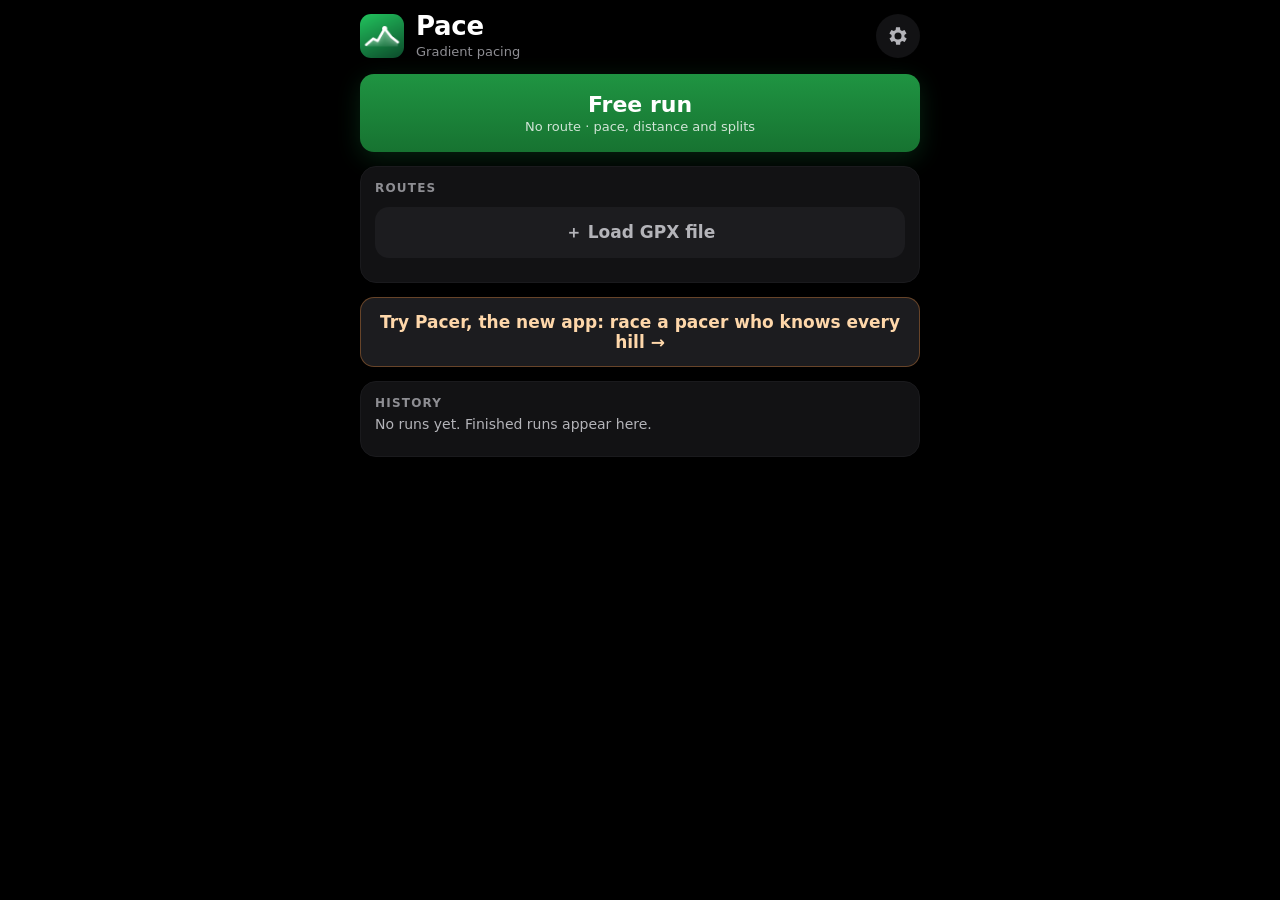
<file: index.html>
<!doctype html>
<html lang="en">
<head>
<meta charset="utf-8">
<meta name="viewport" content="width=device-width,initial-scale=1,viewport-fit=cover">
<meta name="apple-mobile-web-app-capable" content="yes">
<meta name="apple-mobile-web-app-status-bar-style" content="black-translucent">
<meta name="apple-mobile-web-app-title" content="Pace">
<meta name="theme-color" content="#000000">
<title>Pace</title>
<link rel="manifest" href="manifest.json">
<link rel="icon" href="icons/icon-192.png">
<link rel="apple-touch-icon" href="icons/icon-180.png">
<link rel="stylesheet" href="css/app.css">
</head>
<body>
<section id="setup">
  <header class="top">
    <div class="brand"><img src="icons/icon-192.png" alt=""><div><h1>Pace</h1><span>Gradient pacing</span></div></div>
    <button id="gear" class="iconbtn" aria-label="Settings"><svg viewBox="0 0 24 24" width="24" height="24" aria-hidden="true"><path fill="currentColor" d="M19.4 13a7.5 7.5 0 0 0 0-2l2.1-1.6-2-3.5-2.5 1a7.6 7.6 0 0 0-1.7-1L15 3.3h-4l-.4 2.6a7.6 7.6 0 0 0-1.7 1l-2.5-1-2 3.5L6.6 11a7.5 7.5 0 0 0 0 2l-2.1 1.6 2 3.5 2.5-1a7.6 7.6 0 0 0 1.7 1l.4 2.6h4l.4-2.6a7.6 7.6 0 0 0 1.7-1l2.5 1 2-3.5zM13 15.5a3.5 3.5 0 1 1 0-7 3.5 3.5 0 0 1 0 7z" transform="translate(-1 0)"/></svg></button>
  </header>
  <div id="resume" class="card warn" hidden>
    <div class="h">Unfinished run</div>
    <div id="rsinfo"></div>
    <div class="bt3"><button id="rsgo" class="btn go">Resume</button><button id="rssave" class="btn">Save</button><button id="rsdel" class="btn">Discard</button></div>
  </div>
  <button id="free" class="btn go hero">Free run<small>No route · pace, distance and splits</small></button>
  <div class="card">
    <div class="h">Routes</div>
    <label class="btn ghost">＋ Load GPX file<input type="file" id="gpx" hidden></label>
    <div id="msg"></div>
    <ul id="routes"></ul>
  </div>
  <div id="rv" class="card" hidden>
    <h2 id="rname"></h2>
    <div id="rstats" class="chips"></div>
    <svg id="rmap" preserveAspectRatio="xMidYMid meet" role="img" aria-label="Route outline"></svg>
    <svg id="prof" viewBox="0 0 1000 160" preserveAspectRatio="none" role="img" aria-label="Elevation profile"></svg>
    <div id="paxis" class="axis"></div>
    <div class="key"><span><i style="background:#e07a2e"></i>▲ Climb</span><span><i style="background:#6b7280"></i>▬ Flat</span><span><i style="background:#3b82f6"></i>▼ Descent</span></div>
    <div class="tg">
      <label>Target pace /km<input id="tp" autocomplete="off" placeholder="4:30"></label>
      <label>Finish time<input id="tf" autocomplete="off" placeholder="45:00"></label>
    </div>
    <div id="rbase" class="sub"></div>
    <button id="fbset" class="fb"><span id="fbsum"></span><b>Change ›</b></button>
    <table id="segs"></table>
    <button id="startr" class="btn go sticky">Run this route</button>
  </div>
  <a class="btn ghost newapp" href="v2/">Try Pacer, the new app: race a pacer who knows every hill →</a>
  <div class="card">
    <div class="h">History</div>
    <div id="noruns" class="sub">No runs yet. Finished runs appear here.</div>
    <ul id="runs"></ul>
  </div>
</section>

<section id="settings" hidden>
  <header class="top"><button id="sback" class="linkbtn">‹ Back</button><h1>Settings</h1><span></span></header>
  <div class="card">
    <div class="h">Live feedback</div>
    <label class="set"><span><b>Colour band</b><small>Green while your pace is within this of the target</small></span><span class="in">±<input id="s-S" inputmode="decimal" autocomplete="off"><em>s/km</em></span></label>
    <label class="set"><span><b>Amber band</b><small>Amber from 1× to 2× the band before turning red</small></span><input type="checkbox" id="s-amber" class="switch"></label>
    <div class="set col"><span><b>Current pace from</b><small>Position is the default. GPS speed (Doppler) is often steadier on iPhone. Worth comparing on the field test.</small></span>
      <div class="seg2"><input type="radio" name="spd" id="s-speed-off"><label for="s-speed-off">Position</label><input type="radio" name="spd" id="s-speed-on"><label for="s-speed-on">GPS speed</label></div></div>
  </div>
  <div class="card">
    <div class="h">Start</div>
    <label class="set"><span><b>Start at the start line</b><small>Route runs: Start guides you to the start, then the clock starts as you cross the line</small></span><input type="checkbox" id="s-autoStart" class="switch"></label>
    <label class="set"><span><b>Start zone</b><small>How close to the start counts as "at the start". GPS is often ±5–10 m, so don't go too tight.</small></span><span class="in"><input id="s-zone" inputmode="decimal" autocomplete="off"><em>m</em></span></label>
  </div>
  <div class="card">
    <div class="h">Segments</div>
    <label class="set"><span><b>Climb</b><small>Steeper than this uphill</small></span><span class="in"><input id="s-up" inputmode="decimal" autocomplete="off"><em>%</em></span></label>
    <label class="set"><span><b>Descent</b><small>Steeper than this downhill</small></span><span class="in">−<input id="s-down" inputmode="decimal" autocomplete="off"><em>%</em></span></label>
    <label class="set"><span><b>Shortest segment</b><small>Shorter pieces merge into a neighbour. Raise it for fewer, longer segments.</small></span><span class="in"><input id="s-minLen" inputmode="decimal" autocomplete="off"><em>m</em></span></label>
    <label class="set"><span><b>Elevation smoothing</b><small>Window that irons out GPS/map noise</small></span><span class="in"><input id="s-smooth" inputmode="decimal" autocomplete="off"><em>m</em></span></label>
    <div id="s-preview" class="sub"></div>
  </div>
  <div class="card">
    <div class="h">Effort model</div>
    <label class="set"><span><b>Uphill cost</b><small>Slower per 1 % of climb</small></span><span class="in"><input id="s-cUp" inputmode="decimal" autocomplete="off"><em>%</em></span></label>
    <label class="set"><span><b>Downhill gain</b><small>Faster per 1 % of descent</small></span><span class="in"><input id="s-cDown" inputmode="decimal" autocomplete="off"><em>%</em></span></label>
    <label class="set"><span><b>Braking from</b><small>Steeper than this, the downhill gain fades back to zero</small></span><span class="in">−<input id="s-taper" inputmode="decimal" autocomplete="off"><em>%</em></span></label>
    <svg id="s-curve" viewBox="0 0 320 150" role="img" aria-label="Effort factor by gradient"></svg>
    <div id="s-curve-note" class="sub"></div>
  </div>
  <button id="s-reset" class="btn ghost">Reset to defaults</button>
  <p class="foot">Settings apply to routes on Setup and to new runs. A run in progress keeps the plan it started with.</p>
</section>

<section id="run" hidden>
  <button id="back" aria-label="Back to setup">‹ Setup</button>
  <div id="off" hidden></div>
  <div id="arm" hidden>
    <div id="armh"></div>
    <div class="arm-m"><svg id="armarrow" viewBox="0 0 24 24" aria-hidden="true"><path d="M12 2l7.5 19L12 16.5 4.5 21z" fill="currentColor"/></svg><span id="armdist"></span></div>
    <div id="arms"></div>
    <button id="armgo" class="btn ghost">Start now</button>
  </div>
  <div class="l">Current pace /km</div><div class="big" id="cur">--:--</div>
  <div id="rt" hidden>
    <div class="tgt"><span id="tgt">--:--</span> <span id="seg"></span></div>
    <div id="nxt"></div>
    <div id="nav">
      <div id="turn"><svg id="ticon" viewBox="0 0 48 48" aria-hidden="true"></svg><div class="tt"><b id="ttext"></b><span id="tdist"></span></div></div>
      <svg id="mini" preserveAspectRatio="xMidYMid meet" role="button" aria-label="Map of the route. Tap to zoom in or out"></svg>
    </div>
    <svg id="strip" viewBox="0 0 1000 40" preserveAspectRatio="none" role="img" aria-label="Course profile with your position"></svg>
    <div class="row">
      <div><div class="l">This km</div><div class="mid" id="ckm">--:--</div></div>
      <div><div class="l" id="dlab">Plan</div><div class="mid" id="dl">0:00</div></div>
    </div>
  </div>
  <div class="l">Average pace /km</div><div class="mid" id="avg">--:--</div>
  <div class="row">
    <div><div class="l">Time</div><div class="mid" id="tm">0:00</div></div>
    <div><div class="l">Km</div><div class="mid" id="km">0.00</div></div>
  </div>
  <div class="row"><button id="go">Start</button><button id="rs">Finish</button></div>
  <div id="chart" hidden>
    <div class="ch-head"><span>Pace per km</span><span id="chkey">▲ faster · band ±5</span></div>
    <div class="ch-body"><svg class="ch-y" aria-hidden="true"></svg><div class="ch-scroll"><svg class="ch-bars" role="img" aria-label="Pace per km against target band"></svg></div></div>
  </div>
  <div id="gps">GPS: off</div>
  <div id="rlabel"></div>
  <div id="sp"></div>
</section>
<div id="report" hidden>
  <div class="rpbar"><button id="rpclose">‹ Close</button><span>Run report</span></div>
  <iframe id="rpframe" title="Run report"></iframe>
</div>
<script type="module" src="js/app.js"></script>
</body>
</html>
</file>
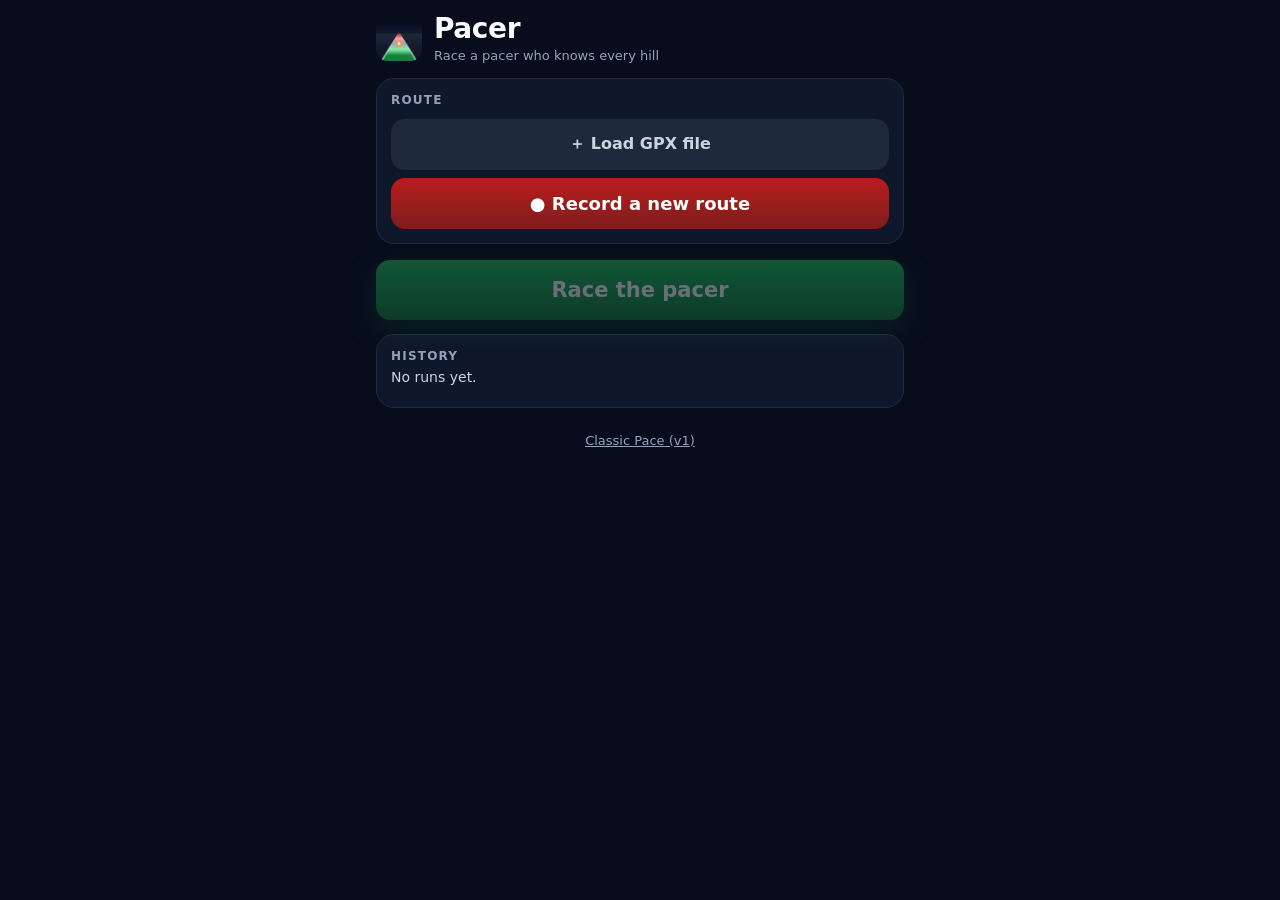
<file: v2/index.html>
<!doctype html>
<html lang="en">
<head>
<meta charset="utf-8">
<meta name="viewport" content="width=device-width,initial-scale=1,viewport-fit=cover">
<meta name="apple-mobile-web-app-capable" content="yes">
<meta name="apple-mobile-web-app-status-bar-style" content="black-translucent">
<meta name="apple-mobile-web-app-title" content="Pacer">
<meta name="theme-color" content="#070d1c">
<title>Pacer</title>
<link rel="manifest" href="manifest.json">
<link rel="icon" href="icons/icon-192.png">
<link rel="apple-touch-icon" href="icons/icon-180.png">
<link rel="stylesheet" href="app.css">
</head>
<body>

<!-- ============ Home ============ -->
<section id="home">
  <header class="top">
    <div class="brand"><img src="icons/icon-192.png" alt=""><div><h1>Pacer</h1><span>Race a pacer who knows every hill</span></div></div>
  </header>

  <div id="simcard" class="card" hidden>
    <div class="h">Sim scenario</div>
    <div class="sub">How the pretend runner races the pacer, so you can see and hear how Pacer reacts.</div>
    <div id="simsc" class="styles"></div>
  </div>
  <div id="bkbanner" class="card note2" hidden>
    <div class="h">Back up your runs</div>
    <div class="sub" id="bktext"></div>
    <button id="bknow" class="btn ghost">Back up now</button>
  </div>
  <div id="resume" class="card warn" hidden>
    <div class="h">Unfinished run</div>
    <div id="rsinfo"></div>
    <div class="bt3"><button id="rsgo" class="btn go">Resume</button><button id="rssave" class="btn">Save</button><button id="rsdel" class="btn">Discard</button></div>
  </div>

  <div class="card">
    <div class="h">Route</div>
    <ul id="routes"></ul>
    <label class="btn ghost">＋ Load GPX file<input type="file" id="gpx" hidden></label>
    <button id="recbtn" class="btn rec">● Record a new route</button>
    <div id="msg"></div>
  </div>

  <div id="plan" hidden>
    <div class="card">
      <h2 id="rname"></h2>
      <div id="rchips" class="chips"></div>
      <svg id="pmap" preserveAspectRatio="xMidYMid meet" role="img" aria-label="Route coloured by gradient"></svg>
      <div class="key"><span><i class="kup"></i>Uphill</span><span><i class="kflat"></i>Flat</span><span><i class="kdown"></i>Downhill</span><span class="kshade">darker = steeper</span></div>
      <div class="h sp">How to run it</div>
      <div class="seg how" id="how"><button data-v="full">Full route</button><button data-v="part">Part of it</button><button data-v="int">Intervals</button></div>
      <div id="howpart" class="howbox" hidden>
        <div class="set"><span><b>Distance</b><small id="partnote">From the start</small></span><div class="mini-step" id="partlen"><button data-d="-1" aria-label="Less">−</button><b></b><button data-d="1" aria-label="More">+</button></div></div>
      </div>
      <div id="howlaps" class="howbox" hidden>
        <div class="set"><span><b>Run it as laps</b><small id="lapsnote">This route finishes where it starts, so it can be lapped</small></span><div class="mini-step" id="lapsn"><button data-d="-1" aria-label="Less">−</button><b></b><button data-d="1" aria-label="More">+</button></div></div>
        <button id="lapsave" class="btn ghost">Save as a new route</button>
      </div>
    </div>

    <div class="card" id="intcard" hidden>
      <div class="h">Interval session</div>
      <div class="seg" id="i-kind"><button data-v="repeat">Repeat a stretch</button><button data-v="split">Split the route into reps</button></div>
      <div id="i-repeat">
        <div class="set"><span><b>Starts at</b><small>How far along the route</small></span><div class="mini-step" id="i-from"><button data-d="-1" aria-label="Less">−</button><b></b><button data-d="1" aria-label="More">+</button></div></div>
        <div class="set"><span><b>Rep length</b></span><div class="mini-step" id="i-len"><button data-d="-1" aria-label="Less">−</button><b></b><button data-d="1" aria-label="More">+</button></div></div>
        <div class="set"><span><b>Reps</b></span><div class="mini-step" id="i-reps"><button data-d="-1" aria-label="Less">−</button><b></b><button data-d="1" aria-label="More">+</button></div></div>
        <div class="set col"><span><b>Each rep</b></span><div class="seg" id="i-dir"><button data-v="same">From the same start</button><button data-v="alternate">There and back</button></div><small class="note" id="i-dirnote"></small></div>
      </div>
      <div id="i-split"><div class="set"><span><b>Rep length</b><small id="i-splitnote"></small></span><div class="mini-step" id="i-slen"><button data-d="-1" aria-label="Less">−</button><b></b><button data-d="1" aria-label="More">+</button></div></div></div>
      <div class="set"><span><b>Rest</b><small>Between reps; you can change the next rep's pace while you rest</small></span><div class="mini-step" id="i-rest"><button data-d="-1" aria-label="Less">−</button><b></b><button data-d="1" aria-label="More">+</button></div></div>
      <div class="set"><span><b>Rep pace</b><small>Average on the flat; each rep's pacer adjusts it for the hills, using your pacer profile below</small></span><div class="mini-step" id="i-pace"><button data-d="-1" aria-label="Less">−</button><b></b><button data-d="1" aria-label="More">+</button></div></div>
      <div class="set col"><span><b>Across the session</b></span><div class="seg" id="i-step"><button data-v="0">Same pace</button><button data-v="-2">2 s/km quicker each rep</button><button data-v="-4">4 s/km quicker each rep</button></div></div>
      <div class="set" id="i-rvrow" hidden><span><b>Race your last session</b><small id="i-rvnote"></small></span><button id="i-rv" class="switch" role="switch"></button></div>
      <table class="kt" id="i-list"></table>
      <div id="i-sum" class="insight"></div>
    </div>

    <div class="card" id="tgtcard">
      <div class="h">Target</div>
      <div class="stepper" id="st-finish"><button data-d="-1" aria-label="Decrease">−</button><div><b id="v-finish">–</b><span>finish time</span></div><button data-d="1" aria-label="Increase">+</button></div>
      <div class="stepper" id="st-pace"><button data-d="-1" aria-label="Decrease">−</button><div><b id="v-pace">–</b><span>average pace /km</span></div><button data-d="1" aria-label="Increase">+</button></div>
    </div>

    <div class="card" id="wxcard">
      <div class="h">Conditions</div>
      <div class="set"><span><b>Race start</b><small id="wx-when"></small></span><div class="wxstart"><input type="datetime-local" id="wx-start" step="900"><button id="wx-now" class="chip">Now</button></div></div>
      <div id="wx-now-line" class="wxline"></div>
      <div id="wx-impact" class="wximpact"></div>
      <div class="set"><span><b>Pace for the conditions</b><small>Heat, humidity, sun, wind on each stretch of road, and rain</small></span><button id="wx-on" class="switch" role="switch"></button></div>
      <div class="set col" id="wx-opts"><span><b>Target</b></span>
        <div class="seg" id="wx-mode"><button data-v="keep">Keep my target</button><button data-v="adjust">Adjust for conditions</button></div>
        <small id="wx-modenote" class="note"></small>
        <span class="sp2"><b>Wind shelter</b><small>How exposed the course is: hedges, buildings and trees cut the wind</small></span>
        <div class="seg" id="wx-shelter"><button data-v="open">Open</button><button data-v="some">Some shelter</button><button data-v="sheltered">Sheltered</button></div>
      </div>
    </div>

    <div class="card">
      <div class="h">Your pacer</div>
      <div class="h2s">Race against</div>
      <div class="seg pcm" id="pc-mode"><button data-v="profile">The pacer</button><button data-v="ghost">A past run</button><button data-v="both">Both</button></div>
      <small id="pcnote" class="note"></small>
      <div id="ghosts" class="styles" hidden></div>
      <div id="profiles" class="profiles"></div>
      <div class="tune" id="tune">
        <div class="trow"><span>Climbing</span><div class="seg" id="t-climb"></div></div>
        <div class="trow"><span>Descending</span><div class="seg" id="t-descent"></div></div>
        <div class="trow strat"><span>Strategy</span><div class="seg" id="t-strategy"></div></div>
      </div>
      <div id="prun">
      <div class="h sp">The pacer's run</div>
      <div class="pchart"><svg id="pchart" viewBox="0 0 1000 220" preserveAspectRatio="none" role="img" aria-label="Pacer's pace along the route over the elevation"></svg><div id="pylab"></div></div>
      <div id="paxis" class="axis"></div>
      <div class="key"><span><i class="kpace"></i>Pacer's pace (higher = faster)</span></div>
      <div id="pinsight" class="insight"></div>
      <div id="cadplan" class="insight cadplan"></div>
      </div>
    </div>

    <div class="card">
      <div class="h">Options</div>
      <div class="set col"><span><b>Pace colours</b><small>Your pace tile and line turn green within this of the pacer's pace where you are, red when slower, gold when faster</small></span>
        <div class="seg" id="o-band"><button data-v="3">±3 s/km</button><button data-v="5">±5 s/km</button><button data-v="10">±10 s/km</button></div></div>
      <div class="set col"><span><b>Live pace</b><small>How quickly your live pace reacts. Quicker shows changes sooner but wobbles more.</small></span>
        <div class="seg" id="o-live"><button data-v="responsive">Responsive</button><button data-v="balanced">Balanced</button><button data-v="smooth">Smooth</button></div></div>
      <div class="set col"><span><b>Live pace from</b><small>GPS speed is measured by the satellites directly and is far steadier second to second. Position is used automatically if the phone gives no speed.</small></span>
        <div class="seg" id="o-speed"><button data-v="1">GPS speed</button><button data-v="0">Position</button></div></div>
      <div class="set col"><span><b>Voice coach</b><small>Reads the road ahead from the pacer's plan, keeps you posted on the gap, and helps you get back to the pacer using your profile's strengths. Directions stay on screen.</small></span>
        <div class="seg" id="o-voice"><button data-v="off">Off</button><button data-v="key">Key moments</button><button data-v="full">Full coach</button></div></div>
      <div class="set col" id="o-style-row"><span><b>Coach style</b><small>What kind of coach you want in your ear. Each one reads the road ahead and calls your splits; they differ in how they talk about you and the pacer.</small></span>
        <div id="o-style" class="styles"></div></div>
      <div class="set"><span><b>Tones</b><small>A short chime before each cue: rising = pick up, falling = ease off</small></span><button id="o-tones" class="switch" role="switch"></button></div>
      <div class="set col"><span><b>Voice speed</b></span>
        <div class="seg" id="o-rate"><button data-v="slow">Slower</button><button data-v="normal">Normal</button><button data-v="fast">Faster</button></div>
        <button id="o-test" class="btn ghost testv">🔊 Hear your coach</button></div>
      <div class="set"><span><b>Start at the start line</b><small>The clock starts as you cross it, like a chip mat</small></span><button id="o-auto" class="switch" role="switch"></button></div>
      <div class="set"><span><b>Cadence and stride guide</b><small>Target cadence and stride for each climb, descent and flat: on signs beside the road, next to your live cadence, and as short spoken tips</small></span><button id="o-cad" class="switch" role="switch"></button></div>
      <div class="set"><span><b>Start zone</b><small>How close counts as "at the start"</small></span><div class="mini-step" id="o-zone"><button data-d="-5">−</button><b>25 m</b><button data-d="5">+</button></div></div>
      <div class="set col"><span><b>Your routes and runs</b><small id="st-status"></small></span>
        <div class="bt2"><button id="bk" class="btn ghost">Back up everything</button><label class="btn ghost">Restore a backup<input type="file" id="rsfile" accept=".json,application/json" hidden></label></div></div>
    </div>
  </div>

  <button id="race" class="btn go hero sticky" disabled>Race the pacer</button>

  <div class="card">
    <div class="h">History</div>
    <div id="noruns" class="sub">No runs yet.</div>
    <ul id="runs"></ul>
  </div>
  <p class="foot"><a href="../">Classic Pace (v1)</a></p>
</section>

<!-- ============ Run ============ -->
<section id="run" hidden>
  <canvas id="cv"></canvas>
  <div class="ovtop">
    <div class="toprow">
      <button id="back" class="round" aria-label="Back">‹</button>
      <div id="turn"><svg id="ticon" viewBox="0 0 48 48" aria-hidden="true"></svg><div><b id="ttext"></b><span id="tdist"></span></div></div>
    </div>
    <div class="row2">
      <div id="gap" class="gap"></div>
      <button id="mute" class="round mute" aria-label="Mute voice coach">🔊</button>
      <div id="views" class="views" role="tablist"><button data-v="map">Map</button><button data-v="front">Front</button><button data-v="rear">Rear</button></div>
    </div>
    <div id="off" hidden></div>
    <div id="restcard" class="restcard" hidden>
      <div class="rh">Rest</div>
      <div class="rclock" id="rclock">0:00</div>
      <div id="rlast" class="rlast"></div>
      <div class="rnext"><b id="rnext"></b><small id="rnextd"></small></div>
      <div class="set"><span><b>Next rep pace</b><small id="rpacenote"></small></span><div class="mini-step" id="r-pace"><button data-d="-1" aria-label="Less">−</button><b></b><button data-d="1" aria-label="More">+</button></div></div>
      <div id="rgo" class="rgo"></div>
      <div class="obtns"><button id="rskip" class="btn go">Start now</button><button id="rend" class="btn ghost">End session</button></div>
    </div>
    <div id="offcard" class="offcard" hidden>
      <b>You're off the course</b>
      <small id="offtext"></small>
      <div class="obtns"><button id="offback" class="btn ghost">Back to the course</button><button id="offfree" class="btn go">Freestyle</button></div>
    </div>
    <div id="arm" hidden>
      <div id="armh"></div>
      <div class="arm-m"><svg id="armarrow" viewBox="0 0 24 24" aria-hidden="true"><path d="M12 2l7.5 19L12 16.5 4.5 21z" fill="currentColor"/></svg><span id="armdist"></span></div>
      <div id="arms"></div>
      <button id="armgo" class="btn ghost">Start now</button>
    </div>
  </div>
  <aside id="lside">
    <div class="lh"><span>Km</span><span class="y">You</span><span class="p" id="lhp">Pacer</span></div>
    <div class="splw"><table id="spl"></table></div>
  </aside>
  <div id="bottom">
    <svg id="course" viewBox="0 0 1000 40" preserveAspectRatio="none" role="img" aria-label="Whole course by gradient, with you and the pacer"></svg>
    <div class="strip">
      <span><b id="tm">0:00</b></span>
      <span><b id="km">0.00</b> km <i id="togow">(<em id="togo">–</em> left)</i></span>
      <span><em id="projl">Est</em> <b id="proj">–</b> <i id="projd"></i></span>
      <span id="wxs" hidden><svg id="wxarr" viewBox="0 0 24 24" aria-hidden="true"><path d="M12 2l7 18-7-4.5L5 20z" fill="currentColor"/></svg><b id="wxspd"></b><i id="wxkind"></i></span>
    </div>
    <div class="strip" id="mstrip" hidden>
      <span>Cadence <b id="cad">--</b><i id="cadt"></i> spm</span>
      <span>Stride <b id="strd">--</b><i id="strdt"></i> m</span>
    </div>
    <div class="tiles" id="tiles">
      <div id="youtile" class="tile you"><span>You</span><b id="ypace">--:--</b><small id="ystate"></small></div>
      <div class="tile pc"><span id="plab">Pacer</span><b id="ppace">--:--</b><small id="pstate"></small><small id="rstate" class="rstate" hidden></small></div>
      <button id="pausebig" class="tile pausebig" aria-label="Pause the run"><i>⏸</i>Pause</button>
    </div>
    <div id="ctrls"><button id="go" class="btn go">Start</button><button id="finbtn" class="btn save">Save</button><button id="discbtn" class="btn disc">Discard</button></div>
    <div id="gpsline"></div>
  </div>
</section>

<!-- ============ Result ============ -->
<section id="result" hidden>
  <div class="res">
    <div id="rbadge"></div>
    <h1 id="rtitle"></h1>
    <div id="rsub" class="sub"></div>
    <div class="rbig"><div class="you"><b id="ryou"></b><span>You</span></div><div class="pc" id="rpcbox"><b id="rpacer"></b><span id="rpclab">Pacer</span></div><div class="rv" id="rrvbox" hidden><b id="rrival"></b><span id="rrvlab">Past run</span></div></div>
    <div class="card"><table class="kt" id="rkm"></table></div>
    <div class="card" id="rmcard" hidden>
      <div class="h">Pace, cadence and stride</div>
      <svg id="rchart" viewBox="0 0 1000 560" role="img" aria-label="Your pace, cadence and stride length along the run"></svg>
      <div id="rmotion" class="insight"></div>
    </div>
    <button id="rrace" class="btn go" hidden>Race this route</button>
    <button id="ragain" class="btn go" hidden>Run this again</button>
    <div class="ctrl"><button id="rgpx" class="btn ghost">Export GPX</button><button id="rcsv" class="btn ghost">Export CSV</button><button id="rdone" class="btn go">Done</button></div>
  </div>
</section>

<script type="module" src="js/app.js"></script>
</body>
</html>
</file>
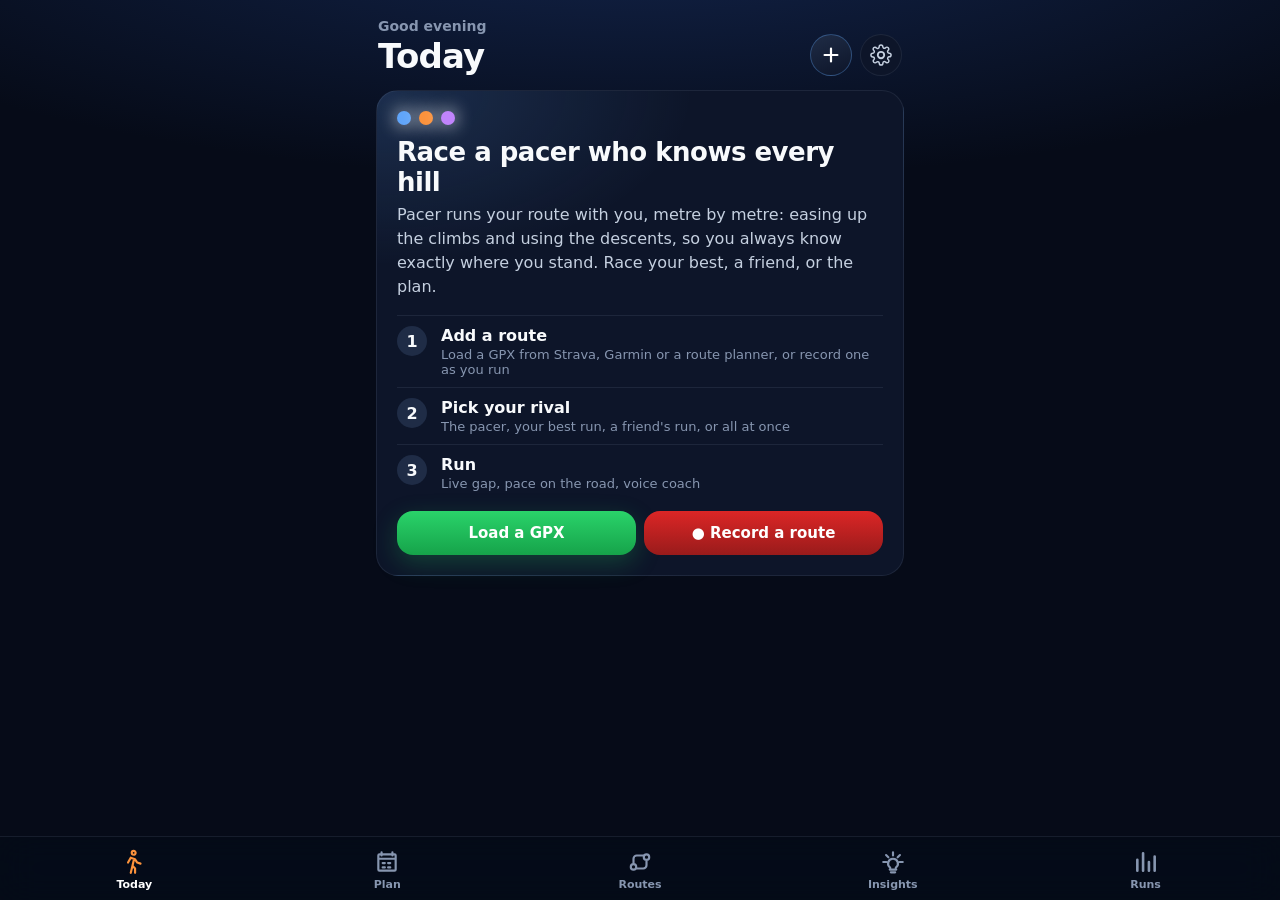
<file: v3/index.html>
<!doctype html>
<html lang="en">
<head>
<meta charset="utf-8">
<meta name="viewport" content="width=device-width,initial-scale=1,viewport-fit=cover">
<meta name="apple-mobile-web-app-capable" content="yes">
<meta name="apple-mobile-web-app-status-bar-style" content="black-translucent">
<meta name="apple-mobile-web-app-title" content="Pacer">
<meta name="theme-color" content="#060b18">
<title>Pacer</title>
<link rel="manifest" href="manifest.json">
<link rel="icon" href="icons/icon-192.png">
<link rel="apple-touch-icon" href="icons/icon-180.png">
<link rel="stylesheet" href="app.css">
</head>
<body>

<!-- ============ App: four tabs ============ -->
<section id="home">

  <!-- ---------- Today ---------- -->
  <div class="pane" id="tab-today">
    <header class="hdr">
      <div><small id="hello">Pacer</small><h1>Today</h1></div>
      <div class="hbtns"><button id="addbtn" class="iconbtn add" aria-label="More ways to run"><svg viewBox="0 0 24 24"><path d="M12 5v14M5 12h14" fill="none" stroke="currentColor" stroke-width="2.4" stroke-linecap="round"/></svg></button>
      <button id="gear" class="iconbtn" aria-label="Settings"><svg viewBox="0 0 24 24"><path d="M12 15.5a3.5 3.5 0 1 0 0-7 3.5 3.5 0 0 0 0 7Z" fill="none" stroke="currentColor" stroke-width="2"/><path d="M19.4 15a1.7 1.7 0 0 0 .3 1.8l.1.1a2 2 0 1 1-2.8 2.8l-.1-.1a1.7 1.7 0 0 0-1.8-.3 1.7 1.7 0 0 0-1 1.5V21a2 2 0 1 1-4 0v-.1a1.7 1.7 0 0 0-1.1-1.5 1.7 1.7 0 0 0-1.8.3l-.1.1a2 2 0 1 1-2.8-2.8l.1-.1a1.7 1.7 0 0 0 .3-1.8 1.7 1.7 0 0 0-1.5-1H3a2 2 0 1 1 0-4h.1a1.7 1.7 0 0 0 1.5-1.1 1.7 1.7 0 0 0-.3-1.8l-.1-.1a2 2 0 1 1 2.8-2.8l.1.1a1.7 1.7 0 0 0 1.8.3H9a1.7 1.7 0 0 0 1-1.5V3a2 2 0 1 1 4 0v.1a1.7 1.7 0 0 0 1 1.5 1.7 1.7 0 0 0 1.8-.3l.1-.1a2 2 0 1 1 2.8 2.8l-.1.1a1.7 1.7 0 0 0-.3 1.8V9a1.7 1.7 0 0 0 1.5 1H21a2 2 0 1 1 0 4h-.1a1.7 1.7 0 0 0-1.5 1Z" fill="none" stroke="currentColor" stroke-width="1.6"/></svg></button></div>
    </header>

    <div id="chin" class="card chal" hidden>
      <div class="eyebrow">⚔️ Challenge</div>
      <h3 id="chtitle"></h3>
      <div id="chsub" class="sub"></div>
      <div class="bt2"><button id="chgo" class="btn go">Accept</button><button id="chno" class="btn ghost">Not now</button></div>
    </div>
    <div id="resume" class="card warn" hidden>
      <div class="h">Unfinished run</div>
      <div id="rsinfo"></div>
      <div class="bt3"><button id="rsgo" class="btn go">Resume</button><button id="rssave" class="btn">Save</button><button id="rsdel" class="btn">Discard</button></div>
    </div>
    <div id="bkbanner" class="card note2" hidden>
      <div class="h">Back up your runs</div>
      <div class="sub" id="bktext"></div>
      <button id="bknow" class="btn ghost">Back up now</button>
    </div>

    <div id="welcome" class="card welcome" hidden>
      <div class="wl-art" aria-hidden="true"><span class="dot y"></span><span class="dot p"></span><span class="dot r"></span></div>
      <h2>Race a pacer who knows every hill</h2>
      <p>Pacer runs your route with you, metre by metre: easing up the climbs and using the descents, so you always know exactly where you stand. Race your best, a friend, or the plan.</p>
      <ol class="steps"><li><b>Add a route</b><span>Load a GPX from Strava, Garmin or a route planner, or record one as you run</span></li><li><b>Pick your rival</b><span>The pacer, your best run, a friend's run, or all at once</span></li><li><b>Run</b><span>Live gap, pace on the road, voice coach</span></li></ol>
      <div class="bt2"><button class="btn go" data-act="gpx">Load a GPX</button><button class="btn rec" data-act="rec">● Record a route</button></div>
    </div>

    <div id="hero" class="card hero" hidden>
      <div class="hero-top"><span class="eyebrow">Ready to race</span><button id="hchange" class="link">Change route</button></div>
      <h2 id="hname"></h2>
      <div id="hchips" class="chips"></div>
      <p id="hwhy" class="hwhy" hidden></p>
      <div class="hmapw"><svg id="hmap" preserveAspectRatio="xMidYMid meet" aria-hidden="true"></svg><svg id="hele" viewBox="0 0 300 40" preserveAspectRatio="none" aria-hidden="true"></svg></div>
      <div class="seg purpose" id="hpurpose"><button data-v="race">🏁 Race</button><button data-v="tempo">🔥 Tempo</button><button data-v="easy">🌿 Easy</button></div>
      <div id="hvs" class="vs"></div>
      <div id="hwx" class="hwx"></div>
      <button id="qgo" class="btn go big">Start</button>
      <button id="hsetup" class="btn ghost">Race setup</button>
    </div>

    <div id="plancard" class="card plan" hidden></div>
    <div id="goalcard" class="card goal" hidden></div>

    <div id="lastcard" class="card" hidden></div>
    <div id="weekcard" class="card week" hidden></div>
    <button id="dnateaser" class="card teaser" hidden></button>
    <div id="simcard" class="card" hidden>
      <div class="h">Sim scenario</div>
      <div class="sub">How the pretend runner races, so you can see and hear how Pacer reacts.</div>
      <div id="simsc" class="styles"></div>
    </div>
  </div>

  <!-- ---------- Plan ---------- -->
  <div class="pane" id="tab-plan" hidden>
    <header class="hdr"><div><small>Training</small><h1>Plan</h1></div></header>
    <div id="progview"></div>
  </div>

  <!-- ---------- Routes ---------- -->
  <div class="pane" id="tab-routes" hidden>
    <header class="hdr"><div><small>Your courses</small><h1>Routes</h1></div></header>
    <div class="actions">
      <label class="btn ghost act"><span>＋</span> Load GPX<input type="file" id="gpx" hidden></label>
      <button id="recbtn" class="btn rec act"><span>●</span> Record</button>
    </div>
    <div id="msg"></div>
    <ul id="routes" class="rcards"></ul>
    <p id="noroutes" class="empty" hidden>No routes yet. Load a GPX file (from Strava, Garmin Connect, Komoot, a race website…) or record one on your next run.</p>
  </div>

  <!-- ---------- Insights ---------- -->
  <div class="pane" id="tab-insights" hidden>
    <header class="hdr"><div><small>Learned from your runs</small><h1>Insights</h1></div></header>
    <div id="insights"></div>
  </div>

  <!-- ---------- Runs ---------- -->
  <div class="pane" id="tab-runs" hidden>
    <header class="hdr"><div><small id="runtotals"></small><h1>Runs</h1></div></header>
    <div id="volcard" class="card vol" hidden></div>
    <div class="seg filt" id="rfilter"><button data-v="all" class="on">All</button><button data-v="race">Races</button><button data-v="work">Workouts</button><button data-v="easy">Easy &amp; long</button></div>
    <div id="noruns" class="empty">No runs yet. Your races, recordings and imported runs land here.</div>
    <ul id="runs"></ul>
  </div>

  <nav id="tabbar">
    <button data-tab="today" class="on"><svg viewBox="0 0 24 24"><path d="M13.5 3.5a1.8 1.8 0 1 1-3.6 0 1.8 1.8 0 0 1 3.6 0ZM9 22l1.6-6.6L13 18v4m-6.5-9.5L9 8l4 1.5 2 3 3 1M10.6 15.4 12 9.5" fill="none" stroke="currentColor" stroke-width="2" stroke-linecap="round" stroke-linejoin="round"/></svg>Today</button>
    <button data-tab="plan"><svg viewBox="0 0 24 24"><path d="M7 3v3m10-3v3M4 9h16M5 5h14a1 1 0 0 1 1 1v13a1 1 0 0 1-1 1H5a1 1 0 0 1-1-1V6a1 1 0 0 1 1-1Zm3 8h2m3 0h2m-7 4h2m3 0h2" fill="none" stroke="currentColor" stroke-width="2" stroke-linecap="round"/></svg>Plan</button>
    <button data-tab="routes"><svg viewBox="0 0 24 24"><path d="M6 19a2.5 2.5 0 1 0 0-5 2.5 2.5 0 0 0 0 5Zm12-9a2.5 2.5 0 1 0 0-5 2.5 2.5 0 0 0 0 5ZM6 14V9a3 3 0 0 1 3-3h6M18 10v5a3 3 0 0 1-3 3H8.5" fill="none" stroke="currentColor" stroke-width="2" stroke-linecap="round"/></svg>Routes</button>
    <button data-tab="insights"><svg viewBox="0 0 24 24"><path d="M12 3v3m6.4-.4-2.1 2.1M21 12h-3M5.6 5.6l2.1 2.1M3 12h3m3 7h6m-5 2.5h4M12 9a4.5 4.5 0 0 0-2.6 8.2V19h5.2v-1.8A4.5 4.5 0 0 0 12 9Z" fill="none" stroke="currentColor" stroke-width="2" stroke-linecap="round" stroke-linejoin="round"/></svg>Insights</button>
    <button data-tab="runs"><svg viewBox="0 0 24 24"><path d="M4 20V10m5.3 10V4m5.4 16v-8M20 20V7" fill="none" stroke="currentColor" stroke-width="2.4" stroke-linecap="round"/></svg>Runs</button>
  </nav>
</section>

<!-- ============ Race setup (a sheet over the tabs) ============ -->
<section id="setup" class="sheet" hidden>
  <header class="sheethdr"><button id="setupback" class="round" aria-label="Back">‹</button><h2>Race setup</h2><span></span></header>
  <div id="plan" class="sheetbody">
    <div class="card routecard">
      <h2 id="rname"></h2>
      <div id="rchips" class="chips"></div>
      <svg id="pmap" preserveAspectRatio="xMidYMid meet" role="img" aria-label="Route coloured by gradient"></svg>
      <div class="key"><span><i class="kup"></i>Uphill</span><span><i class="kflat"></i>Flat</span><span><i class="kdown"></i>Downhill</span><span class="kshade">darker = steeper</span></div>
    </div>

    <div class="card">
      <div class="step"><span>1</span>How to run it</div>
      <div class="seg how" id="how"><button data-v="full">Full route</button><button data-v="part">Part of it</button><button data-v="int">Intervals</button></div>
      <div id="howpart" class="howbox" hidden>
        <div class="set"><span><b>Distance</b><small id="partnote">From the start</small></span><div class="mini-step" id="partlen"><button data-d="-1" aria-label="Less">−</button><b></b><button data-d="1" aria-label="More">+</button></div></div>
      </div>
      <details id="howlaps" class="howbox lapsfold" hidden><summary>Run it as laps…</summary>
        <div class="set"><span><b>Run it as laps</b><small id="lapsnote">This route finishes where it starts, so it can be lapped</small></span><div class="mini-step" id="lapsn"><button data-d="-1" aria-label="Less">−</button><b></b><button data-d="1" aria-label="More">+</button></div></div>
        <button id="lapsave" class="btn ghost">Save as a new route</button>
      </details>
    </div>

    <div class="card" id="intcard" hidden>
      <div class="step"><span>2</span>Interval session</div>
      <div class="seg" id="i-kind"><button data-v="repeat">Repeat a stretch</button><button data-v="split">Split the route into reps</button></div>
      <div id="i-repeat">
        <div class="set"><span><b>Starts at</b><small>How far along the route</small></span><div class="mini-step" id="i-from"><button data-d="-1" aria-label="Less">−</button><b></b><button data-d="1" aria-label="More">+</button></div></div>
        <div class="set"><span><b>Rep length</b></span><div class="mini-step" id="i-len"><button data-d="-1" aria-label="Less">−</button><b></b><button data-d="1" aria-label="More">+</button></div></div>
        <div class="set"><span><b>Reps</b></span><div class="mini-step" id="i-reps"><button data-d="-1" aria-label="Less">−</button><b></b><button data-d="1" aria-label="More">+</button></div></div>
        <div class="set col"><span><b>Each rep</b></span><div class="seg" id="i-dir"><button data-v="same">From the same start</button><button data-v="alternate">There and back</button></div><small class="note" id="i-dirnote"></small></div>
      </div>
      <div id="i-split"><div class="set"><span><b>Rep length</b><small id="i-splitnote"></small></span><div class="mini-step" id="i-slen"><button data-d="-1" aria-label="Less">−</button><b></b><button data-d="1" aria-label="More">+</button></div></div></div>
      <div class="set"><span><b>Rest</b><small>Between reps; you can change the next rep's pace while you rest</small></span><div class="mini-step" id="i-rest"><button data-d="-1" aria-label="Less">−</button><b></b><button data-d="1" aria-label="More">+</button></div></div>
      <div class="set"><span><b>Rep pace</b><small>Effort on the flat: each rep's pacer adjusts it for the hills</small></span><div class="mini-step" id="i-pace"><button data-d="-1" aria-label="Less">−</button><b></b><button data-d="1" aria-label="More">+</button></div></div>
      <div class="set col"><span><b>Across the session</b></span><div class="seg" id="i-step"><button data-v="0">Same pace</button><button data-v="-2">2 s/km quicker each rep</button><button data-v="-4">4 s/km quicker</button></div></div>
      <div class="set" id="i-rvrow" hidden><span><b>Race your last session</b><small id="i-rvnote"></small></span><button id="i-rv" class="switch" role="switch"></button></div>
      <table class="kt" id="i-list"></table>
      <div id="i-sum" class="insight"></div>
    </div>

    <div class="card" id="vscard">
      <div class="step"><span>2</span>Race against</div>
      <div class="seg pcm big3" id="pc-mode"><button data-v="profile"><i class="dot p"></i>The pacer</button><button data-v="ghost"><i class="dot r"></i>A past run</button><button data-v="both"><i class="dot p"></i><i class="dot r"></i>Both</button></div>
      <small id="pcnote" class="note"></small>
      <div id="ghosts" class="board" hidden></div>
    </div>

    <div class="card" id="tgtcard">
      <div class="step"><span>3</span>Today's run</div>
      <div class="seg purpose" id="purpose"><button data-v="race">🏁 Race</button><button data-v="tempo">🔥 Tempo</button><button data-v="easy">🌿 Easy</button></div>
      <small id="purnote" class="note"></small>
      <div class="stepper" id="st-finish"><button data-d="-1" aria-label="Decrease">−</button><div><b id="v-finish">–</b><span>finish time</span></div><button data-d="1" aria-label="Increase">+</button></div>
      <div class="stepper" id="st-pace"><button data-d="-1" aria-label="Decrease">−</button><div><b id="v-pace">–</b><span>average pace /km</span></div><button data-d="1" aria-label="Increase">+</button></div>
      <div id="tgthint" class="hint"></div>
    </div>

    <details class="card fold" id="dgoal">
      <summary><span><b>🎯 Goal race</b><small id="sum-goal"></small></span><i class="chev"></i></summary>
      <div class="set"><span><b>Race day</b><small id="goalnote">Train towards a race on this course: Today shows how close you are, week by week</small></span><input type="date" id="goaldate" class="txt"></div>
      <div class="bt2"><button id="goalset" class="btn go">Set as my goal</button><button id="goaldel" class="btn ghost">Remove</button></div>
    </details>

    <details class="card fold" id="dstyle">
      <summary><span><b>Pacer style</b><small id="sum-style"></small></span><i class="chev"></i></summary>
      <div id="profiles" class="profiles"></div>
      <div class="tune" id="tune">
        <div class="trow"><span>Climbing</span><div class="seg" id="t-climb"></div></div>
        <div class="trow"><span>Descending</span><div class="seg" id="t-descent"></div></div>
        <div class="trow strat"><span>Strategy</span><div class="seg" id="t-strategy"></div></div>
      </div>
    </details>

    <details class="card fold" id="wxcard">
      <summary><span><b>Conditions</b><small id="sum-wx"></small></span><i class="chev"></i></summary>
      <div class="set"><span><b>Race start</b><small id="wx-when"></small></span><div class="wxstart"><input type="datetime-local" id="wx-start" step="900"><button id="wx-now" class="chip">Now</button></div></div>
      <div id="wx-now-line" class="wxline"></div>
      <div id="wx-impact" class="wximpact"></div>
      <div class="set"><span><b>Pace for the conditions</b><small>Heat, humidity, sun, wind on each stretch of road, and rain</small></span><button id="wx-on" class="switch" role="switch"></button></div>
      <div class="set col" id="wx-opts"><span><b>Target</b></span>
        <div class="seg" id="wx-mode"><button data-v="keep">Keep my target</button><button data-v="adjust">Adjust for conditions</button></div>
        <small id="wx-modenote" class="note"></small>
        <span class="sp2"><b>Wind shelter</b><small>How exposed the course is: hedges, buildings and trees cut the wind</small></span>
        <div class="seg" id="wx-shelter"><button data-v="open">Open</button><button data-v="some">Some shelter</button><button data-v="sheltered">Sheltered</button></div>
      </div>
    </details>

    <details class="card fold" id="dplan" open>
      <summary><span><b>The race plan</b><small id="sum-plan"></small></span><i class="chev"></i></summary>
      <div id="prun">
        <div class="pchart"><svg id="pchart" viewBox="0 0 1000 220" preserveAspectRatio="none" role="img" aria-label="Pacer's pace along the route over the elevation"></svg><div id="pylab"></div></div>
        <div id="paxis" class="axis"></div>
        <div class="key"><span><i class="kpace"></i>Pacer's pace (higher = faster)</span><span id="krival" hidden><i class="krv"></i>Past run</span></div>
        <div id="pinsight" class="insight"></div>
        <div id="cadplan" class="insight cadplan"></div>
      </div>
    </details>
    <div class="dockpad"></div>
  </div>
  <div class="dock"><button id="race" class="btn go big" disabled>Start race</button></div>
</section>

<!-- ============ Training plan builder (a sheet) ============ -->
<section id="progsheet" class="sheet" hidden>
  <header class="sheethdr"><button id="progback" class="round" aria-label="Back">‹</button><h2>Your training plan</h2><span></span></header>
  <div class="sheetbody"><div id="progform"></div><div class="dockpad"></div></div>
  <div class="dock"><button id="pfgo" class="btn go big">Build my plan</button></div>
</section>

<!-- ============ Settings (a sheet) ============ -->
<section id="settings" class="sheet" hidden>
  <header class="sheethdr"><button id="setback" class="round" aria-label="Back">‹</button><h2>Settings</h2><span></span></header>
  <div class="sheetbody">
    <div class="card">
      <div class="h">You</div>
      <div class="set"><span><b>Your name</b><small>Shown to friends when you send them a challenge</small></span><input id="o-name" class="txt" maxlength="24" placeholder="Name" autocomplete="given-name"></div>
    </div>
    <div class="card">
      <div class="h">Voice coach</div>
      <div class="set col"><span><b>Voice coach</b><small>Reads the road ahead from the pacer's plan, keeps you posted on the gap, and helps you get back on terms. Directions stay on screen.</small></span>
        <div class="seg" id="o-voice"><button data-v="off">Off</button><button data-v="key">Key moments</button><button data-v="full">Full coach</button></div></div>
      <div class="set col" id="o-style-row"><span><b>Coach style</b><small>Each one reads the road and calls your splits; they differ in how they talk about you and the pacer.</small></span>
        <div id="o-style" class="styles"></div></div>
      <div class="set"><span><b>Tones</b><small>A short chime before each cue: rising = pick up, falling = ease off</small></span><button id="o-tones" class="switch" role="switch"></button></div>
      <div class="set col"><span><b>Voice speed</b></span>
        <div class="seg" id="o-rate"><button data-v="slow">Slower</button><button data-v="normal">Normal</button><button data-v="fast">Faster</button></div>
        <button id="o-test" class="btn ghost testv">🔊 Hear your coach</button></div>
    </div>
    <div class="card">
      <div class="h">On the run</div>
      <div class="set col"><span><b>Pace colours</b><small>Your pace tile turns green within this of the pacer's pace where you are, red when slower, gold when faster</small></span>
        <div class="seg" id="o-band"><button data-v="3">±3 s/km</button><button data-v="5">±5 s/km</button><button data-v="10">±10 s/km</button></div></div>
      <div class="set col"><span><b>Live pace</b><small>How quickly your live pace reacts. Quicker shows changes sooner but wobbles more.</small></span>
        <div class="seg" id="o-live"><button data-v="responsive">Responsive</button><button data-v="balanced">Balanced</button><button data-v="smooth">Smooth</button></div></div>
      <div class="set col"><span><b>Live pace from</b><small>GPS speed is far steadier second to second. Position is used automatically if the phone gives no speed.</small></span>
        <div class="seg" id="o-speed"><button data-v="1">GPS speed</button><button data-v="0">Position</button></div></div>
      <div class="set"><span><b>Start at the start line</b><small>The clock starts as you cross it, like a chip mat</small></span><button id="o-auto" class="switch" role="switch"></button></div>
      <div class="set"><span><b>Start zone</b><small>How close counts as "at the start"</small></span><div class="mini-step" id="o-zone"><button data-d="-5">−</button><b>25 m</b><button data-d="5">+</button></div></div>
      <div class="set"><span><b>Cadence and stride guide</b><small>Targets for each climb, descent and flat: on signs beside the road, next to your live cadence, and as short spoken tips</small></span><button id="o-cad" class="switch" role="switch"></button></div>
    </div>
    <div class="card">
      <div class="h">Run screen</div>
      <div class="sub">Keep the screen as calm as you like: the pace tiles, gap and directions are always there.</div>
      <div class="set"><span><b>Splits</b><small>Your km splits against the pacer's, top left</small></span><button id="o-splits" class="switch" role="switch"></button></div>
      <div class="set"><span><b>Cadence and stride</b><small>The live cadence and stride row (still recorded when hidden)</small></span><button id="o-cadrow" class="switch" role="switch"></button></div>
      <div class="set"><span><b>Course profile</b><small>The whole course's hills along the bottom, with you and the pacer on it</small></span><button id="o-strip" class="switch" role="switch"></button></div>
      <div class="set"><span><b>Wind</b><small>The wind you're running into, in the strip</small></span><button id="o-wind" class="switch" role="switch"></button></div>
    </div>
    <div class="card">
      <div class="h">Your routes and runs</div>
      <div class="sub" id="st-status"></div>
      <div class="bt2"><button id="bk" class="btn ghost">Back up everything</button><label class="btn ghost">Restore a backup<input type="file" id="rsfile" accept=".json,application/json" hidden></label></div>
    </div>
    <p class="foot"><a href="../v2/">Pacer v2</a> · <a href="../">Classic Pace (v1)</a></p>
  </div>
</section>

<!-- ============ More ways to run (the + menu) ============ -->
<section id="addmenu" class="menu" hidden>
  <div class="menubox" role="dialog" aria-label="More ways to run">
    <div class="grab"></div>
    <button data-act="best"><i>🏆</i><span><b>Race your best</b><small id="qbest">Your quickest run on this route</small></span></button>
    <button data-act="int"><i>⏱️</i><span><b>Intervals</b><small>Reps on this route</small></span></button>
    <button data-act="routes"><i>🗺️</i><span><b>Choose a route</b><small>All your courses</small></span></button>
    <button data-act="rec"><i class="recdot"></i><span><b>Record a new route</b><small>Run it, then race it</small></span></button>
    <button data-act="gpx"><i>📥</i><span><b>Import a run or route</b><small>GPX from Strava, Garmin, Komoot…</small></span></button>
    <button id="mclose" class="btn ghost">Cancel</button>
  </div>
</section>

<!-- ============ Run ============ -->
<section id="run" hidden>
  <canvas id="cv"></canvas>
  <div class="ovtop">
    <div class="toprow">
      <button id="back" class="round" aria-label="Back">‹</button>
      <div id="turn"><svg id="ticon" viewBox="0 0 48 48" aria-hidden="true"></svg><div><b id="ttext"></b><span id="tdist"></span></div></div>
    </div>
    <div class="row2">
      <div id="gap" class="gap"></div>
      <button id="mute" class="round mute" aria-label="Mute voice coach">🔊</button>
      <div id="views" class="views" role="tablist"><button data-v="map">Map</button><button data-v="front">Front</button><button data-v="rear">Rear</button></div>
    </div>
    <div id="off" hidden></div>
    <div id="restcard" class="restcard" hidden>
      <div class="rh">Rest</div>
      <div class="rclock" id="rclock">0:00</div>
      <div id="rlast" class="rlast"></div>
      <div class="rnext"><b id="rnext"></b><small id="rnextd"></small></div>
      <div class="set"><span><b>Next rep pace</b><small id="rpacenote"></small></span><div class="mini-step" id="r-pace"><button data-d="-1" aria-label="Less">−</button><b></b><button data-d="1" aria-label="More">+</button></div></div>
      <div id="rgo" class="rgo"></div>
      <div class="obtns"><button id="rskip" class="btn go">Start now</button><button id="rend" class="btn ghost">End session</button></div>
    </div>
    <div id="offcard" class="offcard" hidden>
      <b>You're off the course</b>
      <small id="offtext"></small>
      <div class="obtns"><button id="offback" class="btn ghost">Back to the course</button><button id="offfree" class="btn go">Freestyle</button></div>
    </div>
    <div id="arm" hidden>
      <div id="armh"></div>
      <div class="arm-m"><svg id="armarrow" viewBox="0 0 24 24" aria-hidden="true"><path d="M12 2l7.5 19L12 16.5 4.5 21z" fill="currentColor"/></svg><span id="armdist"></span></div>
      <div id="arms"></div>
      <button id="armgo" class="btn ghost">Start now</button>
    </div>
  </div>
  <aside id="lside">
    <div class="lh"><span>Km</span><span class="y">You</span><span class="p" id="lhp">Pacer</span></div>
    <div class="splw"><table id="spl"></table></div>
  </aside>
  <div id="bottom">
    <svg id="course" viewBox="0 0 1000 40" preserveAspectRatio="none" role="img" aria-label="Whole course by gradient, with you and the pacer"></svg>
    <div class="strip">
      <span><b id="tm">0:00</b></span>
      <span><b id="km">0.00</b> km <i id="togow">(<em id="togo">–</em> left)</i></span>
      <span><em id="projl">Est</em> <b id="proj">–</b> <i id="projd"></i></span>
      <span id="wxs" hidden><svg id="wxarr" viewBox="0 0 24 24" aria-hidden="true"><path d="M12 2l7 18-7-4.5L5 20z" fill="currentColor"/></svg><b id="wxspd"></b><i id="wxkind"></i></span>
    </div>
    <div class="strip" id="mstrip" hidden>
      <span>Cadence <b id="cad">--</b><i id="cadt"></i> spm</span>
      <span>Stride <b id="strd">--</b><i id="strdt"></i> m</span>
    </div>
    <div id="rvbar" class="rvbar" hidden><i class="dot r"></i><b id="rvname"></b><span id="rvgap"></span><em id="rvm"></em></div>
    <div class="tiles" id="tiles">
      <div id="youtile" class="tile you"><span>You</span><b id="ypace">--:--</b><small id="ystate"></small></div>
      <div class="tile pc"><span id="plab">Pacer</span><b id="ppace">--:--</b><small id="pstate"></small><small id="rstate" class="rstate" hidden></small></div>
      <button id="pausebig" class="tile pausebig" aria-label="Pause the run"><i>⏸</i>Pause</button>
    </div>
    <div id="ctrls"><button id="go" class="btn go">Start</button><button id="finbtn" class="btn save">Save</button><button id="discbtn" class="btn disc">Discard</button></div>
    <div id="gpsline"></div>
  </div>
</section>

<!-- ============ Result ============ -->
<section id="result" hidden>
  <div class="res">
    <div id="rbadge"></div>
    <h1 id="rtitle"></h1>
    <div id="rsub" class="sub"></div>
    <div class="rbig"><div class="you"><b id="ryou"></b><span>You</span></div><div class="pc" id="rpcbox"><b id="rpacer"></b><span id="rpclab">Pacer</span></div><div class="rv" id="rrvbox" hidden><b id="rrival"></b><span id="rrvlab">Past run</span></div></div>
    <div class="bt2 shareb"><button id="rshare" class="btn ghost">📸 Share result</button><button id="rchal" class="btn ghost">⚔️ Challenge a friend</button></div>
    <div id="rtest" class="card rtest" hidden></div>
    <div id="rfeel" class="card feel" hidden></div>
    <div id="rdna" class="card rdna" hidden></div>
    <div class="card"><table class="kt" id="rkm"></table></div>
    <div class="card" id="rmcard" hidden>
      <div class="h">Pace, cadence and stride</div>
      <svg id="rchart" viewBox="0 0 1000 560" role="img" aria-label="Your pace, cadence and stride length along the run"></svg>
      <div id="rmotion" class="insight"></div>
    </div>
    <button id="rrace" class="btn go" hidden>Race this route</button>
    <button id="ragain" class="btn go" hidden>Run this again</button>
    <div class="ctrl"><button id="rgpx" class="btn ghost">Export GPX</button><button id="rcsv" class="btn ghost">Export CSV</button><button id="rdone" class="btn go">Done</button></div>
  </div>
</section>

<script type="module" src="js/app.js"></script>
</body>
</html>
</file>
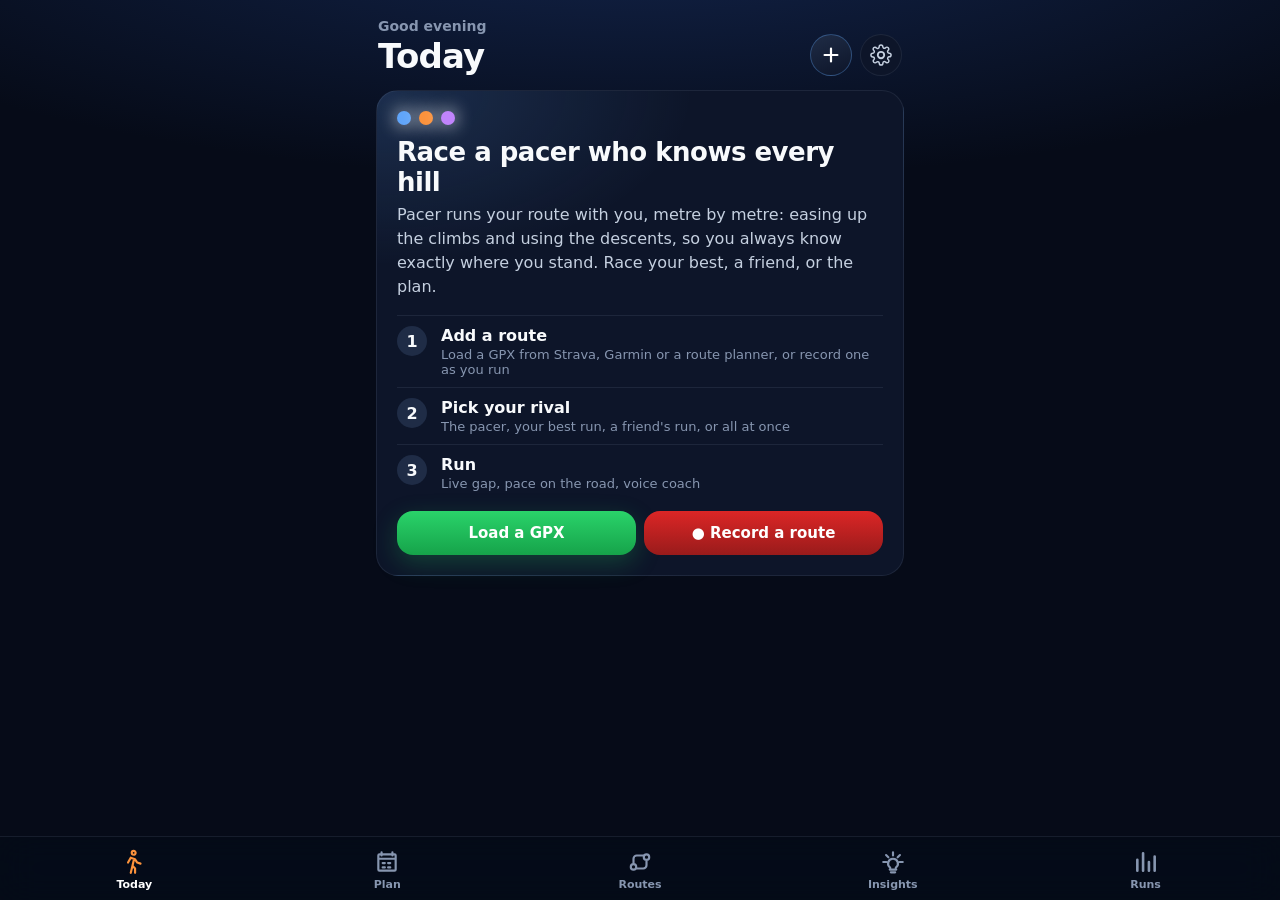
<file: v4/index.html>
<!doctype html>
<html lang="en">
<head>
<meta charset="utf-8">
<meta name="viewport" content="width=device-width,initial-scale=1,viewport-fit=cover">
<meta name="apple-mobile-web-app-capable" content="yes">
<meta name="apple-mobile-web-app-status-bar-style" content="black-translucent">
<meta name="apple-mobile-web-app-title" content="Pacer">
<meta name="theme-color" content="#060b18">
<title>Pacer</title>
<link rel="manifest" href="manifest.json">
<link rel="icon" href="icons/icon-192.png">
<link rel="apple-touch-icon" href="icons/icon-180.png">
<link rel="stylesheet" href="app.css">
</head>
<body>

<!-- ============ App: four tabs ============ -->
<section id="home">

  <!-- ---------- Today ---------- -->
  <div class="pane" id="tab-today">
    <header class="hdr">
      <div><small id="hello">Pacer</small><h1>Today</h1></div>
      <div class="hbtns"><button id="addbtn" class="iconbtn add" aria-label="More ways to run"><svg viewBox="0 0 24 24"><path d="M12 5v14M5 12h14" fill="none" stroke="currentColor" stroke-width="2.4" stroke-linecap="round"/></svg></button>
      <button id="gear" class="iconbtn" aria-label="Settings"><svg viewBox="0 0 24 24"><path d="M12 15.5a3.5 3.5 0 1 0 0-7 3.5 3.5 0 0 0 0 7Z" fill="none" stroke="currentColor" stroke-width="2"/><path d="M19.4 15a1.7 1.7 0 0 0 .3 1.8l.1.1a2 2 0 1 1-2.8 2.8l-.1-.1a1.7 1.7 0 0 0-1.8-.3 1.7 1.7 0 0 0-1 1.5V21a2 2 0 1 1-4 0v-.1a1.7 1.7 0 0 0-1.1-1.5 1.7 1.7 0 0 0-1.8.3l-.1.1a2 2 0 1 1-2.8-2.8l.1-.1a1.7 1.7 0 0 0 .3-1.8 1.7 1.7 0 0 0-1.5-1H3a2 2 0 1 1 0-4h.1a1.7 1.7 0 0 0 1.5-1.1 1.7 1.7 0 0 0-.3-1.8l-.1-.1a2 2 0 1 1 2.8-2.8l.1.1a1.7 1.7 0 0 0 1.8.3H9a1.7 1.7 0 0 0 1-1.5V3a2 2 0 1 1 4 0v.1a1.7 1.7 0 0 0 1 1.5 1.7 1.7 0 0 0 1.8-.3l.1-.1a2 2 0 1 1 2.8 2.8l-.1.1a1.7 1.7 0 0 0-.3 1.8V9a1.7 1.7 0 0 0 1.5 1H21a2 2 0 1 1 0 4h-.1a1.7 1.7 0 0 0-1.5 1Z" fill="none" stroke="currentColor" stroke-width="1.6"/></svg></button></div>
    </header>

    <div id="chin" class="card chal" hidden>
      <div class="eyebrow">⚔️ Challenge</div>
      <h3 id="chtitle"></h3>
      <div id="chsub" class="sub"></div>
      <div class="bt2"><button id="chgo" class="btn go">Accept</button><button id="chno" class="btn ghost">Not now</button></div>
    </div>
    <div id="resume" class="card warn" hidden>
      <div class="h">Unfinished run</div>
      <div id="rsinfo"></div>
      <div class="bt3"><button id="rsgo" class="btn go">Resume</button><button id="rssave" class="btn">Save</button><button id="rsdel" class="btn">Discard</button></div>
    </div>
    <div id="bkbanner" class="card note2" hidden>
      <div class="h">Back up your runs</div>
      <div class="sub" id="bktext"></div>
      <button id="bknow" class="btn ghost">Back up now</button>
    </div>

    <div id="welcome" class="card welcome" hidden>
      <div class="wl-art" aria-hidden="true"><span class="dot y"></span><span class="dot p"></span><span class="dot r"></span></div>
      <h2>Race a pacer who knows every hill</h2>
      <p>Pacer runs your route with you, metre by metre: easing up the climbs and using the descents, so you always know exactly where you stand. Race your best, a friend, or the plan.</p>
      <ol class="steps"><li><b>Add a route</b><span>Load a GPX from Strava, Garmin or a route planner, or record one as you run</span></li><li><b>Pick your rival</b><span>The pacer, your best run, a friend's run, or all at once</span></li><li><b>Run</b><span>Live gap, pace on the road, voice coach</span></li></ol>
      <div class="bt2"><button class="btn go" data-act="gpx">Load a GPX</button><button class="btn rec" data-act="rec">● Record a route</button></div>
    </div>

    <div id="hero" class="card hero" hidden>
      <div class="hero-top"><span class="eyebrow">Ready to race</span><button id="hchange" class="link">Change route</button></div>
      <h2 id="hname"></h2>
      <div id="hchips" class="chips"></div>
      <p id="hwhy" class="hwhy" hidden></p>
      <div class="hmapw"><svg id="hmap" preserveAspectRatio="xMidYMid meet" aria-hidden="true"></svg><svg id="hele" viewBox="0 0 300 40" preserveAspectRatio="none" aria-hidden="true"></svg></div>
      <div class="seg purpose" id="hpurpose"><button data-v="race">🏁 Race</button><button data-v="tempo">🔥 Tempo</button><button data-v="easy">🌿 Easy</button></div>
      <div id="hvs" class="vs"></div>
      <div id="hwx" class="hwx"></div>
      <button id="qgo" class="btn go big">Start</button>
      <button id="hsetup" class="btn ghost">Race setup</button>
    </div>

    <div id="democard" class="card demo" hidden></div>
    <div id="plancard" class="card plan" hidden></div>
    <div id="goalcard" class="card goal" hidden></div>

    <div id="lastcard" class="card" hidden></div>
    <div id="weekcard" class="card week" hidden></div>
    <button id="dnateaser" class="card teaser" hidden></button>
    <div id="simcard" class="card" hidden>
      <div class="h">Sim scenario</div>
      <div class="sub">How the pretend runner races, so you can see and hear how Pacer reacts.</div>
      <div id="simsc" class="styles"></div>
    </div>
  </div>

  <!-- ---------- Plan ---------- -->
  <div class="pane" id="tab-plan" hidden>
    <header class="hdr"><div><small>Training</small><h1>Plan</h1></div></header>
    <div id="progview"></div>
  </div>

  <!-- ---------- Routes ---------- -->
  <div class="pane" id="tab-routes" hidden>
    <header class="hdr"><div><small>Your courses</small><h1>Routes</h1></div></header>
    <div class="actions">
      <label class="btn ghost act"><span>＋</span> Load GPX<input type="file" id="gpx" hidden></label>
      <button id="recbtn" class="btn rec act"><span>●</span> Record</button>
    </div>
    <div id="msg"></div>
    <ul id="routes" class="rcards"></ul>
    <p id="noroutes" class="empty" hidden>No routes yet. Load a GPX file (from Strava, Garmin Connect, Komoot, a race website…) or record one on your next run.</p>
  </div>

  <!-- ---------- Insights ---------- -->
  <div class="pane" id="tab-insights" hidden>
    <header class="hdr"><div><small>Learned from your runs</small><h1>Insights</h1></div></header>
    <div id="insights"></div>
  </div>

  <!-- ---------- Runs ---------- -->
  <div class="pane" id="tab-runs" hidden>
    <header class="hdr"><div><small id="runtotals"></small><h1>Runs</h1></div></header>
    <div id="volcard" class="card vol" hidden></div>
    <div class="seg filt" id="rfilter"><button data-v="all" class="on">All</button><button data-v="race">Races</button><button data-v="work">Workouts</button><button data-v="easy">Easy &amp; long</button></div>
    <div id="noruns" class="empty">No runs yet. Your races, recordings and imported runs land here.</div>
    <ul id="runs"></ul>
  </div>

  <nav id="tabbar">
    <button data-tab="today" class="on"><svg viewBox="0 0 24 24"><path d="M13.5 3.5a1.8 1.8 0 1 1-3.6 0 1.8 1.8 0 0 1 3.6 0ZM9 22l1.6-6.6L13 18v4m-6.5-9.5L9 8l4 1.5 2 3 3 1M10.6 15.4 12 9.5" fill="none" stroke="currentColor" stroke-width="2" stroke-linecap="round" stroke-linejoin="round"/></svg>Today</button>
    <button data-tab="plan"><svg viewBox="0 0 24 24"><path d="M7 3v3m10-3v3M4 9h16M5 5h14a1 1 0 0 1 1 1v13a1 1 0 0 1-1 1H5a1 1 0 0 1-1-1V6a1 1 0 0 1 1-1Zm3 8h2m3 0h2m-7 4h2m3 0h2" fill="none" stroke="currentColor" stroke-width="2" stroke-linecap="round"/></svg>Plan</button>
    <button data-tab="routes"><svg viewBox="0 0 24 24"><path d="M6 19a2.5 2.5 0 1 0 0-5 2.5 2.5 0 0 0 0 5Zm12-9a2.5 2.5 0 1 0 0-5 2.5 2.5 0 0 0 0 5ZM6 14V9a3 3 0 0 1 3-3h6M18 10v5a3 3 0 0 1-3 3H8.5" fill="none" stroke="currentColor" stroke-width="2" stroke-linecap="round"/></svg>Routes</button>
    <button data-tab="insights"><svg viewBox="0 0 24 24"><path d="M12 3v3m6.4-.4-2.1 2.1M21 12h-3M5.6 5.6l2.1 2.1M3 12h3m3 7h6m-5 2.5h4M12 9a4.5 4.5 0 0 0-2.6 8.2V19h5.2v-1.8A4.5 4.5 0 0 0 12 9Z" fill="none" stroke="currentColor" stroke-width="2" stroke-linecap="round" stroke-linejoin="round"/></svg>Insights</button>
    <button data-tab="runs"><svg viewBox="0 0 24 24"><path d="M4 20V10m5.3 10V4m5.4 16v-8M20 20V7" fill="none" stroke="currentColor" stroke-width="2.4" stroke-linecap="round"/></svg>Runs</button>
  </nav>
</section>

<!-- ============ Race setup (a sheet over the tabs) ============ -->
<section id="setup" class="sheet" hidden>
  <header class="sheethdr"><button id="setupback" class="round" aria-label="Back">‹</button><h2>Race setup</h2><span></span></header>
  <div id="plan" class="sheetbody">
    <div class="card routecard">
      <h2 id="rname"></h2>
      <div id="rchips" class="chips"></div>
      <svg id="pmap" preserveAspectRatio="xMidYMid meet" role="img" aria-label="Route coloured by gradient"></svg>
      <div class="key"><span><i class="kup"></i>Uphill</span><span><i class="kflat"></i>Flat</span><span><i class="kdown"></i>Downhill</span><span class="kshade">darker = steeper</span></div>
    </div>

    <div class="card">
      <div class="step"><span>1</span>How to run it</div>
      <div class="seg how" id="how"><button data-v="full">Full route</button><button data-v="part">Part of it</button><button data-v="int">Intervals</button></div>
      <div id="howpart" class="howbox" hidden>
        <div class="set"><span><b>Distance</b><small id="partnote">From the start</small></span><div class="mini-step" id="partlen"><button data-d="-1" aria-label="Less">−</button><b></b><button data-d="1" aria-label="More">+</button></div></div>
      </div>
      <details id="howlaps" class="howbox lapsfold" hidden><summary>Run it as laps…</summary>
        <div class="set"><span><b>Run it as laps</b><small id="lapsnote">This route finishes where it starts, so it can be lapped</small></span><div class="mini-step" id="lapsn"><button data-d="-1" aria-label="Less">−</button><b></b><button data-d="1" aria-label="More">+</button></div></div>
        <button id="lapsave" class="btn ghost">Save as a new route</button>
      </details>
    </div>

    <div class="card" id="intcard" hidden>
      <div class="step"><span>2</span>Interval session</div>
      <div class="seg" id="i-kind"><button data-v="repeat">Repeat a stretch</button><button data-v="split">Split the route into reps</button></div>
      <div id="i-repeat">
        <div class="set"><span><b>Starts at</b><small>How far along the route</small></span><div class="mini-step" id="i-from"><button data-d="-1" aria-label="Less">−</button><b></b><button data-d="1" aria-label="More">+</button></div></div>
        <div class="set"><span><b>Rep length</b></span><div class="mini-step" id="i-len"><button data-d="-1" aria-label="Less">−</button><b></b><button data-d="1" aria-label="More">+</button></div></div>
        <div class="set"><span><b>Reps</b></span><div class="mini-step" id="i-reps"><button data-d="-1" aria-label="Less">−</button><b></b><button data-d="1" aria-label="More">+</button></div></div>
        <div class="set col"><span><b>Each rep</b></span><div class="seg" id="i-dir"><button data-v="same">From the same start</button><button data-v="alternate">There and back</button></div><small class="note" id="i-dirnote"></small></div>
      </div>
      <div id="i-split"><div class="set"><span><b>Rep length</b><small id="i-splitnote"></small></span><div class="mini-step" id="i-slen"><button data-d="-1" aria-label="Less">−</button><b></b><button data-d="1" aria-label="More">+</button></div></div></div>
      <div class="set"><span><b>Rest</b><small>Between reps; you can change the next rep's pace while you rest</small></span><div class="mini-step" id="i-rest"><button data-d="-1" aria-label="Less">−</button><b></b><button data-d="1" aria-label="More">+</button></div></div>
      <div class="set"><span><b>Rep pace</b><small>Effort on the flat: each rep's pacer adjusts it for the hills</small></span><div class="mini-step" id="i-pace"><button data-d="-1" aria-label="Less">−</button><b></b><button data-d="1" aria-label="More">+</button></div></div>
      <div class="set col"><span><b>Across the session</b></span><div class="seg" id="i-step"><button data-v="0">Same pace</button><button data-v="-2">2 s/km quicker each rep</button><button data-v="-4">4 s/km quicker</button></div></div>
      <div class="set" id="i-rvrow" hidden><span><b>Race your last session</b><small id="i-rvnote"></small></span><button id="i-rv" class="switch" role="switch"></button></div>
      <table class="kt" id="i-list"></table>
      <div id="i-sum" class="insight"></div>
    </div>

    <div class="card" id="vscard">
      <div class="step"><span>2</span>Race against</div>
      <div class="seg pcm big3" id="pc-mode"><button data-v="profile"><i class="dot p"></i>The pacer</button><button data-v="ghost"><i class="dot r"></i>A past run</button><button data-v="both"><i class="dot p"></i><i class="dot r"></i>Both</button></div>
      <small id="pcnote" class="note"></small>
      <div id="ghosts" class="board" hidden></div>
    </div>

    <div class="card" id="tgtcard">
      <div class="step"><span>3</span>Today's run</div>
      <div class="seg purpose" id="purpose"><button data-v="race">🏁 Race</button><button data-v="tempo">🔥 Tempo</button><button data-v="easy">🌿 Easy</button></div>
      <small id="purnote" class="note"></small>
      <div class="stepper" id="st-finish"><button data-d="-1" aria-label="Decrease">−</button><div><b id="v-finish">–</b><span>finish time</span></div><button data-d="1" aria-label="Increase">+</button></div>
      <div class="stepper" id="st-pace"><button data-d="-1" aria-label="Decrease">−</button><div><b id="v-pace">–</b><span>average pace /km</span></div><button data-d="1" aria-label="Increase">+</button></div>
      <div id="tgthint" class="hint"></div>
    </div>

    <details class="card fold" id="dgoal">
      <summary><span><b>🎯 Goal race</b><small id="sum-goal"></small></span><i class="chev"></i></summary>
      <div class="set"><span><b>Race day</b><small id="goalnote">Train towards a race on this course: Today shows how close you are, week by week</small></span><input type="date" id="goaldate" class="txt"></div>
      <div class="bt2"><button id="goalset" class="btn go">Set as my goal</button><button id="goaldel" class="btn ghost">Remove</button></div>
    </details>

    <details class="card fold" id="dstyle">
      <summary><span><b>Pacer style</b><small id="sum-style"></small></span><i class="chev"></i></summary>
      <div id="profiles" class="profiles"></div>
      <div class="tune" id="tune">
        <div class="trow"><span>Climbing</span><div class="seg" id="t-climb"></div></div>
        <div class="trow"><span>Descending</span><div class="seg" id="t-descent"></div></div>
        <div class="trow strat"><span>Strategy</span><div class="seg" id="t-strategy"></div></div>
      </div>
    </details>

    <details class="card fold" id="wxcard">
      <summary><span><b>Conditions</b><small id="sum-wx"></small></span><i class="chev"></i></summary>
      <div class="set"><span><b>Race start</b><small id="wx-when"></small></span><div class="wxstart"><input type="datetime-local" id="wx-start" step="900"><button id="wx-now" class="chip">Now</button></div></div>
      <div id="wx-now-line" class="wxline"></div>
      <div id="wx-impact" class="wximpact"></div>
      <div class="set"><span><b>Pace for the conditions</b><small>Heat, humidity, sun, wind on each stretch of road, and rain</small></span><button id="wx-on" class="switch" role="switch"></button></div>
      <div class="set col" id="wx-opts"><span><b>Target</b></span>
        <div class="seg" id="wx-mode"><button data-v="keep">Keep my target</button><button data-v="adjust">Adjust for conditions</button></div>
        <small id="wx-modenote" class="note"></small>
        <span class="sp2"><b>Wind shelter</b><small>How exposed the course is: hedges, buildings and trees cut the wind</small></span>
        <div class="seg" id="wx-shelter"><button data-v="open">Open</button><button data-v="some">Some shelter</button><button data-v="sheltered">Sheltered</button></div>
      </div>
    </details>

    <details class="card fold" id="dplan" open>
      <summary><span><b>The race plan</b><small id="sum-plan"></small></span><i class="chev"></i></summary>
      <div id="prun">
        <div class="pchart"><svg id="pchart" viewBox="0 0 1000 220" preserveAspectRatio="none" role="img" aria-label="Pacer's pace along the route over the elevation"></svg><div id="pylab"></div></div>
        <div id="paxis" class="axis"></div>
        <div class="key"><span><i class="kpace"></i>Pacer's pace (higher = faster)</span><span id="krival" hidden><i class="krv"></i>Past run</span></div>
        <div id="pinsight" class="insight"></div>
        <div id="cadplan" class="insight cadplan"></div>
      </div>
    </details>
    <div class="dockpad"></div>
  </div>
  <div class="dock"><button id="race" class="btn go big" disabled>Start race</button></div>
</section>

<!-- ============ Training plan builder (a sheet) ============ -->
<section id="progsheet" class="sheet" hidden>
  <header class="sheethdr"><button id="progback" class="round" aria-label="Back">‹</button><h2>Your training plan</h2><span></span></header>
  <div class="sheetbody"><div id="progform"></div><div class="dockpad"></div></div>
  <div class="dock"><button id="pfgo" class="btn go big">Build my plan</button></div>
</section>

<!-- ============ Settings (a sheet) ============ -->
<section id="settings" class="sheet" hidden>
  <header class="sheethdr"><button id="setback" class="round" aria-label="Back">‹</button><h2>Settings</h2><span></span></header>
  <div class="sheetbody">
    <div class="card">
      <div class="h">You</div>
      <div class="set"><span><b>Your name</b><small>Shown to friends when you send them a challenge</small></span><input id="o-name" class="txt" maxlength="24" placeholder="Name" autocomplete="given-name"></div>
    </div>
    <div class="card" id="aicard">
      <div class="h">🧠 Laptop coach (AI)</div>
      <p class="sub" id="ai-status">Not set up</p>
      <div class="set"><span><b>Pairing code</b><small>Shown in the laptop window when you double-click <b>start.bat</b>. Enter it once.</small></span><input id="ai-code" class="txt" placeholder="XXXX-XXXX-XXXX-XXXX" autocapitalize="characters" autocomplete="off" autocorrect="off" spellcheck="false"></div>
      <div class="set"><span><b>Talk to your coach mid-run</b><small>Big buttons on the run screen: slower, faster, how am I doing, and 🎙 to speak</small></span><button id="ai-bar" class="switch" role="switch"></button></div>
      <div class="set"><span><b>Spoken paces</b><small>New targets are said per…</small></span><div class="seg" id="ai-units"><button data-v="km">km</button><button data-v="mi">mile</button></div></div>
      <details class="adv"><summary>Laptop address (optional)</summary><p class="note">Pacer finds your laptop by itself. Only if it can't: copy the <b>Address</b> line from the laptop window here.</p><input id="ai-url" class="txt wide" placeholder="https://….trycloudflare.com" autocomplete="off" autocorrect="off" autocapitalize="off" spellcheck="false"></details>
      <div class="bt2"><button id="ai-test" class="btn ghost">Test the link</button><button id="ai-log" class="btn ghost">Coach log <small id="ai-logn"></small></button></div>
      <p class="note">The AI (qwen2.5 on your laptop) only understands what you say and suggests plan changes; every pace comes from Pacer's own calculator, and every plan change is checked against the rules and shown to you first. Without the laptop, the buttons and the coach still work on the phone.</p>
    </div>
    <div class="card">
      <div class="h">Voice coach</div>
      <div class="set col"><span><b>Voice coach</b><small>Reads the road ahead from the pacer's plan, keeps you posted on the gap, and helps you get back on terms. Directions stay on screen.</small></span>
        <div class="seg" id="o-voice"><button data-v="off">Off</button><button data-v="key">Key moments</button><button data-v="full">Full coach</button></div></div>
      <div class="set col" id="o-style-row"><span><b>Coach style</b><small>Each one reads the road and calls your splits; they differ in how they talk about you and the pacer.</small></span>
        <div id="o-style" class="styles"></div></div>
      <div class="set"><span><b>Tones</b><small>A short chime before each cue: rising = pick up, falling = ease off</small></span><button id="o-tones" class="switch" role="switch"></button></div>
      <div class="set col"><span><b>Voice speed</b></span>
        <div class="seg" id="o-rate"><button data-v="slow">Slower</button><button data-v="normal">Normal</button><button data-v="fast">Faster</button></div>
        <button id="o-test" class="btn ghost testv">🔊 Hear your coach</button></div>
    </div>
    <div class="card">
      <div class="h">On the run</div>
      <div class="set col"><span><b>Pace colours</b><small>Your pace tile turns green within this of the pacer's pace where you are, red when slower, gold when faster</small></span>
        <div class="seg" id="o-band"><button data-v="3">±3 s/km</button><button data-v="5">±5 s/km</button><button data-v="10">±10 s/km</button></div></div>
      <div class="set col"><span><b>Live pace</b><small>How quickly your live pace reacts. Quicker shows changes sooner but wobbles more.</small></span>
        <div class="seg" id="o-live"><button data-v="responsive">Responsive</button><button data-v="balanced">Balanced</button><button data-v="smooth">Smooth</button></div></div>
      <div class="set col"><span><b>Live pace from</b><small>GPS speed is far steadier second to second. Position is used automatically if the phone gives no speed.</small></span>
        <div class="seg" id="o-speed"><button data-v="1">GPS speed</button><button data-v="0">Position</button></div></div>
      <div class="set"><span><b>Start at the start line</b><small>The clock starts as you cross it, like a chip mat</small></span><button id="o-auto" class="switch" role="switch"></button></div>
      <div class="set"><span><b>Start zone</b><small>How close counts as "at the start"</small></span><div class="mini-step" id="o-zone"><button data-d="-5">−</button><b>25 m</b><button data-d="5">+</button></div></div>
      <div class="set"><span><b>Cadence and stride guide</b><small>Targets for each climb, descent and flat: on signs beside the road, next to your live cadence, and as short spoken tips</small></span><button id="o-cad" class="switch" role="switch"></button></div>
    </div>
    <div class="card">
      <div class="h">Run screen</div>
      <div class="sub">Keep the screen as calm as you like: the pace tiles, gap and directions are always there.</div>
      <div class="set"><span><b>Splits</b><small>Your km splits against the pacer's, top left</small></span><button id="o-splits" class="switch" role="switch"></button></div>
      <div class="set"><span><b>Cadence and stride</b><small>The live cadence and stride row (still recorded when hidden)</small></span><button id="o-cadrow" class="switch" role="switch"></button></div>
      <div class="set"><span><b>Course profile</b><small>The whole course's hills along the bottom, with you and the pacer on it</small></span><button id="o-strip" class="switch" role="switch"></button></div>
      <div class="set"><span><b>Wind</b><small>The wind you're running into, in the strip</small></span><button id="o-wind" class="switch" role="switch"></button></div>
    </div>
    <div class="card">
      <div class="h">Your routes and runs</div>
      <div class="sub" id="st-status"></div>
      <div class="bt2"><button id="bk" class="btn ghost">Back up everything</button><label class="btn ghost">Restore a backup<input type="file" id="rsfile" accept=".json,application/json" hidden></label></div>
    </div>
    <p class="foot"><a href="../v3/">Pacer v3</a> · <a href="../v2/">Pacer v2</a> · <a href="../">Classic Pace (v1)</a></p>
  </div>
</section>

<!-- ============ More ways to run (the + menu) ============ -->
<section id="addmenu" class="menu" hidden>
  <div class="menubox" role="dialog" aria-label="More ways to run">
    <div class="grab"></div>
    <button data-act="best"><i>🏆</i><span><b>Race your best</b><small id="qbest">Your quickest run on this route</small></span></button>
    <button data-act="int"><i>⏱️</i><span><b>Intervals</b><small>Reps on this route</small></span></button>
    <button data-act="routes"><i>🗺️</i><span><b>Choose a route</b><small>All your courses</small></span></button>
    <button data-act="rec"><i class="recdot"></i><span><b>Record a new route</b><small>Run it, then race it</small></span></button>
    <button data-act="gpx"><i>📥</i><span><b>Import a run or route</b><small>GPX from Strava, Garmin, Komoot…</small></span></button>
    <button id="mclose" class="btn ghost">Cancel</button>
  </div>
</section>

<!-- ============ Run ============ -->
<section id="run" hidden>
  <canvas id="cv"></canvas>
  <div class="ovtop">
    <div class="toprow">
      <button id="back" class="round" aria-label="Back">‹</button>
      <div id="turn"><svg id="ticon" viewBox="0 0 48 48" aria-hidden="true"></svg><div><b id="ttext"></b><span id="tdist"></span></div></div>
    </div>
    <div class="row2">
      <div id="gap" class="gap"></div>
      <button id="mute" class="round mute" aria-label="Mute voice coach">🔊</button>
      <div id="views" class="views" role="tablist"><button data-v="map">Map</button><button data-v="front">Front</button><button data-v="rear">Rear</button></div>
    </div>
    <div id="off" hidden></div>
    <div id="restcard" class="restcard" hidden>
      <div class="rh">Rest</div>
      <div class="rclock" id="rclock">0:00</div>
      <div id="rlast" class="rlast"></div>
      <div class="rnext"><b id="rnext"></b><small id="rnextd"></small></div>
      <div class="set"><span><b>Next rep pace</b><small id="rpacenote"></small></span><div class="mini-step" id="r-pace"><button data-d="-1" aria-label="Less">−</button><b></b><button data-d="1" aria-label="More">+</button></div></div>
      <div id="rgo" class="rgo"></div>
      <div class="obtns"><button id="rskip" class="btn go">Start now</button><button id="rend" class="btn ghost">End session</button></div>
    </div>
    <div id="offcard" class="offcard" hidden>
      <b>You're off the course</b>
      <small id="offtext"></small>
      <div class="obtns"><button id="offback" class="btn ghost">Back to the course</button><button id="offfree" class="btn go">Freestyle</button></div>
    </div>
    <div id="arm" hidden>
      <div id="armh"></div>
      <div class="arm-m"><svg id="armarrow" viewBox="0 0 24 24" aria-hidden="true"><path d="M12 2l7.5 19L12 16.5 4.5 21z" fill="currentColor"/></svg><span id="armdist"></span></div>
      <div id="arms"></div>
      <button id="armgo" class="btn ghost">Start now</button>
    </div>
  </div>
  <aside id="lside">
    <div class="lh"><span>Km</span><span class="y">You</span><span class="p" id="lhp">Pacer</span></div>
    <div class="splw"><table id="spl"></table></div>
  </aside>
  <div id="bottom">
    <svg id="course" viewBox="0 0 1000 40" preserveAspectRatio="none" role="img" aria-label="Whole course by gradient, with you and the pacer"></svg>
    <div class="strip">
      <span><b id="tm">0:00</b></span>
      <span><b id="km">0.00</b> km <i id="togow">(<em id="togo">–</em> left)</i></span>
      <span><em id="projl">Est</em> <b id="proj">–</b> <i id="projd"></i></span>
      <span id="wxs" hidden><svg id="wxarr" viewBox="0 0 24 24" aria-hidden="true"><path d="M12 2l7 18-7-4.5L5 20z" fill="currentColor"/></svg><b id="wxspd"></b><i id="wxkind"></i></span>
    </div>
    <div class="strip" id="mstrip" hidden>
      <span>Cadence <b id="cad">--</b><i id="cadt"></i> spm</span>
      <span>Stride <b id="strd">--</b><i id="strdt"></i> m</span>
    </div>
    <div id="rvbar" class="rvbar" hidden><i class="dot r"></i><b id="rvname"></b><span id="rvgap"></span><em id="rvm"></em></div>
    <div id="cbar" class="cbar" hidden>
      <div id="ctoast" class="ctoast" hidden></div>
      <form id="cdict" class="cdict" hidden><input id="cdin" class="txt" placeholder="Tap the keyboard's 🎙 and speak" enterkeyhint="send" autocomplete="off" autocorrect="on"><button class="btn go" type="submit">Send</button><button class="btn ghost" type="button" id="cdx" aria-label="Close">✕</button></form>
      <div class="cbtns"><button data-i="slower" aria-label="Slower target"><i>🐢</i>Slower</button><button id="ctalk" class="talk" aria-label="Talk to your coach"><i>🎙</i><span>Talk</span><em id="clevel"></em></button><button data-i="faster" aria-label="Faster target"><i>🐇</i>Faster</button><button data-i="status" aria-label="How am I doing"><i>📍</i>How am I?</button></div>
      <div class="cline"><i id="cdot"></i><span id="cstate">Coach on the phone</span></div>
    </div>
    <div class="tiles" id="tiles">
      <div id="youtile" class="tile you"><span>You</span><b id="ypace">--:--</b><small id="ystate"></small></div>
      <div class="tile pc"><span id="plab">Pacer</span><b id="ppace">--:--</b><small id="pstate"></small><small id="rstate" class="rstate" hidden></small></div>
      <button id="pausebig" class="tile pausebig" aria-label="Pause the run"><i>⏸</i>Pause</button>
    </div>
    <div id="ctrls"><button id="go" class="btn go">Start</button><button id="finbtn" class="btn save">Save</button><button id="discbtn" class="btn disc">Discard</button></div>
    <div id="gpsline"></div>
  </div>
</section>

<!-- ============ Result ============ -->
<section id="result" hidden>
  <div class="res">
    <div id="rbadge"></div>
    <h1 id="rtitle"></h1>
    <div id="rsub" class="sub"></div>
    <div class="rbig"><div class="you"><b id="ryou"></b><span>You</span></div><div class="pc" id="rpcbox"><b id="rpacer"></b><span id="rpclab">Pacer</span></div><div class="rv" id="rrvbox" hidden><b id="rrival"></b><span id="rrvlab">Past run</span></div></div>
    <div class="bt2 shareb"><button id="rshare" class="btn ghost">📸 Share result</button><button id="rchal" class="btn ghost">⚔️ Challenge a friend</button></div>
    <div id="rtest" class="card rtest" hidden></div>
    <div id="rfeel" class="card feel" hidden></div>
    <div id="rcoach" class="card rcoach" hidden></div>
    <div id="rdna" class="card rdna" hidden></div>
    <div class="card"><table class="kt" id="rkm"></table></div>
    <div class="card" id="rmcard" hidden>
      <div class="h">Pace, cadence and stride</div>
      <svg id="rchart" viewBox="0 0 1000 560" role="img" aria-label="Your pace, cadence and stride length along the run"></svg>
      <div id="rmotion" class="insight"></div>
    </div>
    <button id="rrace" class="btn go" hidden>Race this route</button>
    <button id="ragain" class="btn go" hidden>Run this again</button>
    <div class="ctrl"><button id="rgpx" class="btn ghost">Export GPX</button><button id="rcsv" class="btn ghost">Export CSV</button><button id="rdone" class="btn go">Done</button></div>
  </div>
</section>

<script type="module" src="js/app.js"></script>
</body>
</html>
</file>
<file: css/app.css>
:root{
  --bg:#000;--card:#121214;--card2:#1c1c1f;--line:#26262a;--fg:#fff;--mut:#8e8e93;--mut2:#b4b4b9;
  --go:#1a7f37;--go-hi:#22c55e;--accent:#4ade80;--warn:#facc15;--bad:#ff6b6b;
  --r:16px;--font:-apple-system,BlinkMacSystemFont,system-ui,"Segoe UI",Roboto,sans-serif;
}
[hidden]{display:none!important}
*{-webkit-tap-highlight-color:transparent}
body{margin:0;background:var(--bg);color:var(--fg);font-family:var(--font);text-align:center;
  padding:calc(env(safe-area-inset-top) + 8px) 16px calc(env(safe-area-inset-bottom) + 24px);transition:background .4s}
button{font-family:inherit;cursor:pointer}
button:active{opacity:.8}

/* ---------- Run screen ---------- */
.l{font-size:13px;color:var(--mut);text-transform:uppercase;letter-spacing:1px;margin-top:14px}
.big{font-size:92px;font-weight:700;font-variant-numeric:tabular-nums;line-height:1;letter-spacing:-2px}
.mid{font-size:44px;font-weight:600;font-variant-numeric:tabular-nums;letter-spacing:-.5px}
.row{display:flex;justify-content:space-around;gap:12px}
.row>div{flex:1}
.row button{font-size:22px;font-weight:600;padding:18px 0;flex:1;border:0;border-radius:var(--r);margin-top:20px;color:#fff}
#go{background:var(--go)}#rs{background:#333}
#gps{font-size:13px;color:var(--mut);margin-top:12px}
#sp{font-size:17px;color:#ccc;margin:14px auto 0;max-width:280px;text-align:left;font-variant-numeric:tabular-nums}
#back{position:absolute;left:8px;top:calc(env(safe-area-inset-top) + 4px);background:none;border:0;color:var(--mut);font-size:17px;padding:8px}
#rlabel{font-size:13px;color:var(--mut);margin-top:4px}
body.green{background:#15803d}body.amber{background:#b45309}body.red{background:#b91c1c}
body.st #run{text-shadow:0 1px 4px rgba(0,0,0,.6)}
body.st #run .l,body.st #gps,body.st #sp,body.st #rlabel,body.st #back,body.st #nxt{color:#fff}
#off{background:var(--warn);color:#000;font-weight:700;font-size:15px;border-radius:10px;padding:8px;margin:36px 0 -8px;text-shadow:none}
.tgt{margin-top:8px;font-variant-numeric:tabular-nums}
#arm{border-radius:var(--r);padding:16px;margin:40px 0 6px;background:#1c1c1f;border:1px solid #333;text-shadow:none;transition:background .3s,border-color .3s}
#arm.ready{background:#14532d;border-color:#22c55e}#arm.past{background:#3b2005;border-color:#d97706}#arm.weak{border-style:dashed}
#armh{font-size:21px;font-weight:700}
.arm-m{display:flex;align-items:center;justify-content:center;gap:10px;font-size:46px;font-weight:700;font-variant-numeric:tabular-nums;min-height:8px;margin-top:4px}
#armarrow{width:42px;height:42px;color:var(--accent);transition:transform .4s}
#arms{color:var(--mut2);font-size:15px;margin-top:4px}#arm.ready #arms{color:#bbf7d0}
#armgo{margin-top:12px;font-size:16px;padding:11px;background:rgba(255,255,255,.1);color:#fff;border:1px solid rgba(255,255,255,.18)}
#rs:disabled{opacity:.35}
#tgt{font-size:34px;font-weight:700}
#seg{font-size:18px;font-weight:600}
#nxt{font-size:15px;color:var(--mut2);margin-top:2px}
#nav{display:flex;gap:10px;margin-top:10px;align-items:stretch;text-shadow:none}
#turn{flex:1;min-width:0;display:flex;align-items:center;gap:10px;background:rgba(0,0,0,.42);border:1px solid rgba(255,255,255,.14);border-radius:14px;padding:8px 12px;text-align:left;transition:border-color .3s,box-shadow .3s}
#nav.soon #turn{border-color:var(--warn);box-shadow:inset 0 0 0 2px rgba(250,204,21,.4)}
#nav.soon #ticon{color:var(--warn)}
#ticon{width:50px;height:50px;flex:none;color:#fff}
.tt{min-width:0}.tt b{display:block;font-size:17px;font-weight:600;line-height:1.2;overflow-wrap:anywhere}
.tt span{display:block;font-size:28px;font-weight:700;font-variant-numeric:tabular-nums;line-height:1.15}
#mini{width:104px;height:104px;flex:none;background:rgba(0,0,0,.5);border-radius:14px;border:1px solid rgba(255,255,255,.14);cursor:pointer}
#strip{display:block;width:100%;height:34px;margin-top:10px;border-radius:8px;background:rgba(0,0,0,.35);overflow:hidden}
#chart{background:rgba(0,0,0,.55);border-radius:var(--r);padding:8px 8px 2px;margin-top:16px;text-shadow:none;color:#fff}
.ch-head{display:flex;justify-content:space-between;font-size:12px;color:#ccc;text-transform:uppercase;letter-spacing:1px;margin-bottom:2px}
.ch-body{display:flex}
.ch-y{flex:none}
.ch-scroll{flex:1;min-width:0;overflow-x:auto;-webkit-overflow-scrolling:touch;scrollbar-width:none}
.ch-scroll::-webkit-scrollbar{display:none}
#chart svg{display:block}
#chart text{fill:#ddd;font-size:11px;font-variant-numeric:tabular-nums;font-family:var(--font)}

/* ---------- Setup + Settings shared ---------- */
#setup,#settings{text-align:left;max-width:560px;margin:0 auto}
.top{display:flex;align-items:center;justify-content:space-between;gap:12px;margin:4px 0 14px}
.brand{display:flex;align-items:center;gap:12px}
.brand img{width:44px;height:44px;border-radius:11px;display:block}
.brand h1{font-size:26px;line-height:1.1;margin:0;letter-spacing:-.3px}
.brand span{font-size:13px;color:var(--mut)}
.iconbtn{background:var(--card);border:0;color:var(--mut2);width:44px;height:44px;border-radius:50%;display:grid;place-items:center;padding:0}
.linkbtn{background:none;border:0;color:var(--accent);font-size:17px;padding:8px 0;min-width:64px;text-align:left}
#settings .top h1{font-size:20px;margin:0}
#settings .top span{min-width:64px}
.btn{display:block;width:100%;box-sizing:border-box;font-size:20px;font-weight:600;padding:16px;border:0;border-radius:14px;color:#fff;text-align:center;margin-top:12px;background:#333}
.btn.go{background:linear-gradient(180deg,#1f9442,#177331)}
.newapp{display:block;text-decoration:none;font-size:15px;margin-top:14px;border:1px solid #fb923c55;color:#fed7aa!important}
.btn.ghost{background:var(--card2);color:var(--mut2);font-size:17px;padding:14px}
.btn.hero{padding:18px 16px;font-size:22px;box-shadow:0 6px 24px rgba(34,197,94,.18)}
.btn.hero small{display:block;font-size:13px;font-weight:500;opacity:.8;margin-top:2px}
.card{background:var(--card);border-radius:var(--r);padding:14px;margin-top:14px;border:1px solid #1a1a1d}
.h{font-size:12px;color:var(--mut);text-transform:uppercase;letter-spacing:1.2px;font-weight:600}
.sub{color:var(--mut2);font-size:14px;margin-top:6px}
.foot{color:var(--mut);font-size:13px;margin:14px 4px 0}

#msg{font-size:15px;color:#ccc;margin-top:8px}#msg:empty{display:none}#msg.err{color:var(--bad)}
#routes,#runs{list-style:none;padding:0;margin:10px 0 0}
#routes li{display:flex;align-items:center;border-top:1px solid var(--line)}
#routes .sel,#runs .sel{flex:1;min-width:0;text-align:left;background:none;border:0;color:#fff;font-size:17px;padding:12px 0 12px 10px;overflow-wrap:anywhere;border-left:3px solid transparent}
#routes li.on .sel{color:var(--accent);font-weight:600;border-left-color:var(--accent)}
#routes .meta,#runs .meta{display:block;color:var(--mut);font-size:13px;font-weight:400}
#routes .del,#runs .del{background:none;border:0;color:var(--mut);font-size:18px;padding:12px}
#runs li{border-top:1px solid var(--line)}
#runs .rrow{display:flex;align-items:center}
#runs .sel{padding-left:0;border-left:0}
#runs .det{font-size:14px;color:#ccc;padding:0 0 12px;font-variant-numeric:tabular-nums;line-height:1.5}
.acts{display:flex;flex-wrap:wrap;gap:8px;margin-top:10px}
.acts button{flex:1 1 40%;font-size:15px;font-weight:600;padding:11px 6px;border:0;border-radius:10px;background:var(--card2);color:#fff}
.acts button:first-child{background:var(--go)}
#report{position:fixed;inset:0;z-index:10;background:#000;display:flex;flex-direction:column;padding-top:env(safe-area-inset-top)}
.rpbar{display:flex;align-items:center;gap:12px;padding:6px 8px;color:#aaa;font-size:15px}
#rpclose{background:none;border:0;color:var(--accent);font-size:17px;padding:8px}
#rpframe{flex:1;border:0;width:100%;background:#fff}
.card.warn{background:#2a2000;border-color:#a16207}
#rsinfo{font-size:15px;color:#fde68a;margin-top:6px}
.bt3{display:flex;gap:8px}.bt3 .btn{font-size:17px;padding:12px 4px}

#rname{font-size:22px;margin:0;overflow-wrap:anywhere;letter-spacing:-.2px}
.chips{display:flex;flex-wrap:wrap;gap:6px;margin-top:8px}
.chips span{background:var(--card2);color:var(--mut2);font-size:13px;padding:4px 9px;border-radius:999px;font-variant-numeric:tabular-nums}
.chips span:first-child{color:#fff;font-weight:600}
#rmap{width:100%;height:220px;display:block;margin-top:12px}
#prof{width:100%;height:140px;display:block;margin-top:12px}
.axis{display:flex;justify-content:space-between;color:var(--mut);font-size:12px;margin-top:2px}
.key{display:flex;gap:14px;flex-wrap:wrap;font-size:13px;color:var(--mut2);margin:8px 0 4px}
.key i,#segs i{display:inline-block;width:10px;height:10px;border-radius:3px;margin-right:6px}
.tg{display:flex;gap:12px;margin-top:14px}
.tg label{flex:1;min-width:0;font-size:13px;color:var(--mut)}
.tg input{display:block;width:100%;box-sizing:border-box;font-size:26px;font-weight:600;padding:10px 12px;border-radius:12px;border:1px solid #2c2c30;background:#000;color:#fff;font-variant-numeric:tabular-nums;margin-top:4px;font-family:inherit}
.tg input:focus,.set input:focus{outline:none;border-color:var(--accent)}
input.bad{border-color:var(--bad)!important}
.fb{display:flex;align-items:center;justify-content:space-between;gap:10px;width:100%;margin-top:12px;background:var(--card2);border:0;border-radius:12px;padding:11px 12px;color:var(--mut2);font-size:14px;text-align:left}
.fb b{color:var(--accent);font-weight:600;white-space:nowrap}
#segs{width:100%;border-collapse:collapse;font-size:15px;font-variant-numeric:tabular-nums;margin-top:12px}
#segs td,#segs th{padding:9px 3px;border-top:1px solid var(--line);text-align:right;white-space:nowrap}
#segs th{color:var(--mut);font-weight:500;font-size:11px;text-transform:uppercase;letter-spacing:.5px}
#segs td:first-child,#segs th:first-child{text-align:left}
#segs td:last-child{font-weight:700}
.btn.sticky{position:sticky;bottom:calc(env(safe-area-inset-bottom) + 12px);z-index:2;box-shadow:0 8px 28px rgba(0,0,0,.7)}

/* ---------- Settings ---------- */
.set{display:flex;align-items:center;justify-content:space-between;gap:14px;padding:12px 0;border-top:1px solid var(--line)}
.h+.set{margin-top:8px}
.set>span:first-child{flex:1;min-width:0}
.set b{display:block;font-weight:600;font-size:16px}
.set small{display:block;color:var(--mut);font-size:13px;margin-top:2px;line-height:1.35}
.set.col{flex-direction:column;align-items:stretch}
.in{display:flex;align-items:center;gap:4px;color:var(--mut2);font-size:17px;flex:none}
.in input{width:64px;box-sizing:border-box;text-align:right;font-size:18px;font-weight:600;padding:8px 10px;border-radius:10px;border:1px solid #2c2c30;background:#000;color:#fff;font-family:inherit;font-variant-numeric:tabular-nums}
.in em{font-style:normal;color:var(--mut);font-size:14px;min-width:30px}
.switch{appearance:none;-webkit-appearance:none;width:51px;height:31px;border-radius:999px;background:#39393d;position:relative;flex:none;margin:0;transition:background .2s}
.switch::after{content:"";position:absolute;top:2px;left:2px;width:27px;height:27px;border-radius:50%;background:#fff;transition:transform .2s;box-shadow:0 2px 4px rgba(0,0,0,.3)}
.switch:checked{background:var(--go-hi)}.switch:checked::after{transform:translateX(20px)}
.seg2{display:flex;background:#000;border:1px solid #2c2c30;border-radius:10px;padding:3px}
.seg2 input{position:absolute;opacity:0;pointer-events:none}
.seg2 label{flex:1;text-align:center;padding:9px 6px;border-radius:8px;font-weight:600;font-size:15px;color:var(--mut2)}
.seg2 input:checked+label{background:var(--card2);color:#fff;box-shadow:inset 0 0 0 1px #333}
#s-curve{display:block;width:100%;height:auto;margin-top:10px;color:#fff}
#s-curve text{fill:var(--mut);font-size:10px;font-family:var(--font)}
#s-preview{color:var(--accent)}#s-preview:empty{display:none}
</file>
<file: v2/app.css>
:root{
  --bg:#070d1c;--card:#0f172a;--card2:#1e293b;--line:#1f2a40;--fg:#f8fafc;--mut:#94a3b8;--mut2:#cbd5e1;
  --you:#60a5fa;--pacer:#fb923c;--go:#16a34a;--good:#4ade80;--bad:#f87171;--warn:#facc15;
  --up1:#fca5a5;--up2:#b91c1c;--flat:#94a3b8;--dn1:#86efac;--dn2:#15803d;
  --r:18px;--font:-apple-system,BlinkMacSystemFont,system-ui,"Segoe UI",Roboto,sans-serif;
}
[hidden]{display:none!important}
*{box-sizing:border-box;-webkit-tap-highlight-color:transparent}
html,body{margin:0;background:var(--bg);color:var(--fg);font-family:var(--font)}
button{font-family:inherit;cursor:pointer;-webkit-user-select:none;user-select:none}
button:active{transform:scale(.98)}
b{font-variant-numeric:tabular-nums}

/* ---------- Home ---------- */
#home{max-width:560px;margin:0 auto;padding:calc(env(safe-area-inset-top) + 10px) 16px calc(env(safe-area-inset-bottom) + 28px)}
.top{display:flex;align-items:center;justify-content:space-between;margin:2px 0 6px}
.brand{display:flex;align-items:center;gap:12px}
.brand img{width:46px;height:46px;border-radius:12px}
.brand h1{margin:0;font-size:28px;letter-spacing:-.4px}
.brand span{color:var(--mut);font-size:13px}
.card{background:var(--card);border:1px solid var(--line);border-radius:var(--r);padding:14px;margin-top:14px}
.h{font-size:12px;font-weight:700;letter-spacing:1.2px;text-transform:uppercase;color:var(--mut)}
.h.sp{margin-top:16px}
.sub{color:var(--mut2);font-size:14px;margin-top:6px}
.foot{text-align:center;margin-top:22px}.foot a{color:var(--mut);font-size:13px}
.btn{display:block;width:100%;border:0;border-radius:14px;padding:15px;font-size:18px;font-weight:700;color:#fff;background:var(--card2);margin-top:12px;text-align:center}
.btn.go{background:linear-gradient(180deg,#22c55e,#15803d)}
.btn.ghost{background:var(--card2);color:var(--mut2);font-size:16px}
.btn.hero{font-size:21px;padding:18px;box-shadow:0 10px 30px rgba(34,197,94,.25)}
.btn:disabled{opacity:.4}
.btn.sticky{position:sticky;bottom:calc(env(safe-area-inset-bottom) + 12px);z-index:3;margin-top:16px}
#msg{color:var(--mut2);font-size:14px;margin-top:8px}#msg:empty{display:none}#msg.err{color:var(--bad)}
.card.warn{background:#2a2000;border-color:#a16207}#rsinfo{color:#fde68a;margin-top:6px;font-size:15px}
.bt3{display:flex;gap:8px}.bt3 .btn{font-size:16px;padding:12px 4px}

#routes,#runs{list-style:none;margin:8px 0 0;padding:0}
#routes li,#runs li{display:flex;align-items:center;border-top:1px solid var(--line)}
#routes .sel,#runs .sel{flex:1;min-width:0;text-align:left;background:none;border:0;color:#fff;font-size:17px;padding:12px 0 12px 10px;border-left:3px solid transparent;overflow-wrap:anywhere}
#routes li.on .sel{border-left-color:var(--pacer);font-weight:700}
#runs .sel{padding-left:0;border-left:0}
.meta{display:block;color:var(--mut);font-size:13px;font-weight:400;margin-top:2px}
.meta.win{color:var(--good)}.meta.lose{color:var(--pacer)}
.del{background:none;border:0;color:var(--mut);font-size:18px;padding:12px}

#rname{margin:0;font-size:22px;letter-spacing:-.2px;overflow-wrap:anywhere}
.chips{display:flex;flex-wrap:wrap;gap:6px;margin-top:8px}
.chips span{background:var(--card2);color:var(--mut2);font-size:13px;padding:4px 10px;border-radius:999px}
.chips span:first-child{color:#fff;font-weight:700}
#pmap{display:block;width:100%;height:210px;margin-top:10px}
.key{display:flex;flex-wrap:wrap;gap:12px;font-size:12px;color:var(--mut);margin-top:6px;align-items:center}
.key i{display:inline-block;width:18px;height:8px;border-radius:4px;margin-right:6px;vertical-align:middle}
.kup{background:linear-gradient(90deg,var(--up1),var(--up2))}.kflat{background:var(--flat)}.kdown{background:linear-gradient(90deg,var(--dn1),var(--dn2))}
.kpace{background:var(--pacer);height:3px!important}
.kshade{font-style:italic}

.stepper{display:flex;align-items:center;gap:10px;margin-top:12px}
.stepper button{width:62px;height:62px;border-radius:50%;border:0;background:var(--card2);color:#fff;font-size:30px;font-weight:300;flex:none}
.stepper div{flex:1;text-align:center}
.stepper b{display:block;font-size:34px;font-weight:800;letter-spacing:-.5px}
.stepper span{color:var(--mut);font-size:13px}

.profiles{display:flex;gap:10px;overflow-x:auto;margin:10px -14px 0;padding:2px 14px 6px;scroll-snap-type:x mandatory;scrollbar-width:none}
.profiles::-webkit-scrollbar{display:none}
.prof{flex:0 0 150px;scroll-snap-align:start;text-align:left;background:var(--card2);border:2px solid transparent;border-radius:16px;padding:12px;color:#fff}
.prof.on{border-color:var(--pacer);background:#2a1a0e}
.prof .ic{font-size:26px}
.prof b{display:block;font-size:15px;margin-top:6px}
.prof small{display:block;color:var(--mut);font-size:12px;line-height:1.35;margin-top:4px}
.tune{margin-top:10px}
.trow{display:flex;align-items:center;justify-content:space-between;gap:10px;padding:8px 0;border-top:1px solid var(--line)}
.trow>span{color:var(--mut2);font-size:14px;flex:none;width:86px}
.seg{display:flex;flex:1;background:#020617;border:1px solid var(--line);border-radius:10px;padding:3px;gap:2px}
.seg button{flex:1;border:0;background:none;color:var(--mut2);font-size:13px;font-weight:600;padding:8px 2px;border-radius:8px;white-space:nowrap}
.seg button.on{background:var(--card2);color:#fff;box-shadow:inset 0 0 0 1px #334155}
.pchart{position:relative;height:170px;margin:8px 0 0 34px}
#pchart{display:block;width:100%;height:100%}
#pylab span{position:absolute;left:-38px;width:34px;text-align:right;font-size:11px;color:var(--mut);transform:translateY(-50%);font-variant-numeric:tabular-nums}
.axis{display:flex;justify-content:space-between;font-size:11px;color:var(--mut);margin:2px 0 0 34px}
.insight{margin-top:10px;font-size:14px;color:var(--mut2);line-height:1.45}
.insight b{color:#fff}

.styles{display:flex;flex-direction:column;gap:8px;margin-top:10px}
.stylec{display:block;width:100%;text-align:left;background:var(--card2);border:2px solid transparent;border-radius:14px;padding:12px;color:#fff}
.stylec.on{border-color:var(--pacer);background:#2a1a0e}
.stylec b{font-size:16px}.stylec b em{font-style:normal;font-weight:500;color:var(--mut2);margin-left:6px;font-size:14px}
.stylec small{display:block;color:var(--mut2);font-size:13px;line-height:1.4;margin-top:4px}
.stylec q{display:block;margin-top:8px;font-size:13px;color:#fdba74;font-style:italic;quotes:"\201C" "\201D"}
.btn.rec{background:linear-gradient(180deg,#b91c1c,#7f1d1d);margin-top:8px}
.bt2{display:flex;gap:8px;margin-top:8px}.bt2 .btn{flex:1;font-size:15px;padding:12px 6px;margin:0}
.pcm{margin-top:10px}#ghosts{margin-top:8px}#pcnote:empty{display:none}
.card.note2{background:#0c2340;border-color:#1d4ed8}
.tile.you.rec{background:#1e3a8a}
.wxstart{display:flex;gap:6px;align-items:center}
#wx-start{background:#020617;color:#fff;border:1px solid var(--line);border-radius:10px;padding:8px;font:inherit;font-size:14px;color-scheme:dark;max-width:190px}
.chip{border:0;border-radius:999px;background:var(--card2);color:#fff;padding:8px 12px;font-weight:700;font-size:13px}
.wxline{display:flex;flex-wrap:wrap;gap:6px;margin-top:4px}
.wxline span{background:var(--card2);border-radius:999px;padding:5px 10px;font-size:13px;color:var(--mut2)}
.wxline span b{color:#fff}
.wximpact{margin:10px 0 2px;font-size:14px;color:var(--mut2);line-height:1.5}
.wximpact b{color:#fff}.wximpact .tot{display:block;margin-top:4px;font-size:16px}
.wximpact .up{color:#fdba74}.wximpact .down{color:var(--good)}
.note{display:block;color:var(--mut);font-size:13px;margin-top:6px}
.sp2{display:block;margin-top:14px}
.set{display:flex;align-items:center;justify-content:space-between;gap:12px;padding:12px 0;border-top:1px solid var(--line)}
.h+.set{margin-top:8px}
.set.col{flex-direction:column;align-items:stretch}
.set b{display:block;font-size:16px}.set small{display:block;color:var(--mut);font-size:13px;margin-top:2px}
.switch{width:51px;height:31px;border-radius:999px;border:0;background:#334155;position:relative;flex:none;padding:0;transition:background .2s}
.switch::after{content:"";position:absolute;top:2px;left:2px;width:27px;height:27px;border-radius:50%;background:#fff;transition:transform .2s}
.switch.on{background:var(--go)}.switch.on::after{transform:translateX(20px)}
.mini-step{display:flex;align-items:center;gap:8px}
.mini-step button{width:36px;height:36px;border-radius:50%;border:0;background:var(--card2);color:#fff;font-size:20px}
.mini-step b{min-width:50px;text-align:center}

/* ---------- Run ---------- */
#run{position:fixed;inset:0;overflow:hidden;background:#070d1c}
#cv{position:absolute;left:0;top:0;width:100%;height:calc(100% - 80px);display:block;touch-action:none} /* height set to stop at the control bar */
.ovtop{position:absolute;left:0;right:0;top:0;padding:calc(env(safe-area-inset-top) + 8px) 10px 0;pointer-events:none}
.ovtop>*{pointer-events:auto}
.toprow{display:flex;gap:8px;align-items:stretch}
.round{width:44px;flex:none;border-radius:14px;border:0;background:rgba(15,23,42,.8);color:#fff;font-size:26px;backdrop-filter:blur(8px);-webkit-backdrop-filter:blur(8px)}
#turn{flex:1;min-width:0;display:flex;align-items:center;gap:12px;background:rgba(2,6,23,.82);border:1px solid rgba(255,255,255,.12);border-radius:16px;padding:10px 14px;backdrop-filter:blur(10px);-webkit-backdrop-filter:blur(10px);transition:border-color .3s,box-shadow .3s}
#turn.soon{border-color:var(--warn);box-shadow:inset 0 0 0 2px rgba(250,204,21,.45)}
#turn.soon #ticon{color:var(--warn)}
#ticon{width:46px;height:46px;flex:none;color:#fff}
#turn b{display:block;font-size:16px;font-weight:600;line-height:1.2;overflow-wrap:anywhere}
#turn span{display:block;font-size:28px;font-weight:800;line-height:1.1;font-variant-numeric:tabular-nums}
.row2{display:flex;align-items:center;justify-content:space-between;gap:8px;margin-top:8px}
.gap{font-weight:800;font-size:15px;padding:8px 12px;border-radius:999px;background:rgba(2,6,23,.82);border:1px solid rgba(255,255,255,.12);backdrop-filter:blur(8px);-webkit-backdrop-filter:blur(8px);font-variant-numeric:tabular-nums}
.gap.lead{color:#052e16;background:var(--good);border-color:transparent}
.gap.behind{color:#1c1003;background:var(--pacer);border-color:transparent}
.mute{width:40px;height:38px;font-size:18px;margin-left:auto}
.testv{margin-top:10px;font-size:15px;padding:11px}
.views{display:flex;background:rgba(2,6,23,.82);border:1px solid rgba(255,255,255,.12);border-radius:12px;padding:3px;backdrop-filter:blur(8px);-webkit-backdrop-filter:blur(8px)}
.views button{border:0;background:none;color:var(--mut2);font-size:13px;font-weight:700;padding:7px 10px;border-radius:9px}
.views button.on{background:#fff;color:#0f172a}
#off{margin-top:8px;background:var(--warn);color:#000;font-weight:700;border-radius:12px;padding:8px 12px;text-align:center}
#arm{margin:14px auto 0;max-width:420px;border-radius:var(--r);padding:16px;background:rgba(15,23,42,.92);border:1px solid #334155;text-align:center;backdrop-filter:blur(10px);-webkit-backdrop-filter:blur(10px);transition:background .3s,border-color .3s}
#arm.ready{background:rgba(20,83,45,.95);border-color:var(--good)}#arm.past{background:rgba(59,32,5,.95);border-color:#d97706}#arm.weak{border-style:dashed}
#armh{font-size:21px;font-weight:800}
.arm-m{display:flex;align-items:center;justify-content:center;gap:10px;font-size:46px;font-weight:800;font-variant-numeric:tabular-nums;min-height:6px;margin-top:4px}
#armarrow{width:42px;height:42px;color:var(--good);transition:transform .4s}
#arms{color:var(--mut2);font-size:15px;margin-top:4px}
#armgo{margin-top:12px;font-size:16px;padding:11px;background:rgba(255,255,255,.1);color:#fff;border:1px solid rgba(255,255,255,.2)}

#side{position:absolute;right:8px;top:150px;bottom:90px;display:flex;flex-direction:column;width:112px;padding:6px 10px 8px;background:rgba(2,6,23,.8);border:1px solid rgba(255,255,255,.1);border-radius:16px;backdrop-filter:blur(10px);-webkit-backdrop-filter:blur(10px)}
.sb{padding:9px 0;border-top:1px solid rgba(255,255,255,.08)}.sb:first-child{border-top:0}
.sb span{display:block;font-size:10px;font-weight:700;text-transform:uppercase;letter-spacing:1px;color:var(--mut)}
.sb b{display:block;font-size:28px;font-weight:800;line-height:1.1;letter-spacing:-.5px;font-variant-numeric:tabular-nums}
.sb small{display:block;color:var(--mut);font-size:11px}.sb small i{font-style:normal;color:var(--mut2);font-variant-numeric:tabular-nums}
.sb.pr b.y{color:#fff}.sb.pr b.y.faster{color:var(--good)}.sb.pr b.y.slower{color:var(--bad)}
.sb.pr b.p{color:#fdba74;font-size:21px;margin-top:2px}
#proj{color:#fff}#projd{font-variant-numeric:tabular-nums}#projd.ahead{color:var(--good)}#projd.behind{color:var(--pacer)}
#lside{position:absolute;left:8px;top:150px;bottom:90px;width:112px;display:flex;flex-direction:column;padding:8px 8px 6px;background:rgba(2,6,23,.8);border:1px solid rgba(255,255,255,.1);border-radius:16px;backdrop-filter:blur(10px);-webkit-backdrop-filter:blur(10px)}
.lh{display:flex;justify-content:space-between;font-size:10px;font-weight:700;text-transform:uppercase;letter-spacing:.8px;color:var(--mut);padding-bottom:4px;border-bottom:1px solid rgba(255,255,255,.08)}
.lh .y{color:#fff}.lh .p{color:#fdba74}
.splw{flex:1;min-height:0;overflow-y:auto;scrollbar-width:none}.splw::-webkit-scrollbar{display:none}
#spl{width:100%;border-collapse:collapse;font-variant-numeric:tabular-nums}
#spl td{padding:6px 0 5px;text-align:right;font-weight:800;font-size:17px;border-bottom:1px solid rgba(255,255,255,.05)}
#spl td:first-child{text-align:left;color:var(--mut);font-weight:700;font-size:12px;width:18px}
#spl td.y{color:#fff}#spl td.y.faster{color:var(--good)}#spl td.y.slower{color:var(--bad)}
#spl td.p{color:#fdba74;font-size:15px;padding-left:4px}
#spl tr.live td{background:rgba(96,165,250,.12)}#spl tr.live td:first-child{color:var(--you)}
#spl tr.live td.y{color:#bfdbfe}
#spl .wait td{color:var(--mut);font-size:12px;font-weight:500;text-align:left;border:0}
.wxb b{display:flex;align-items:center;gap:4px;font-size:20px;white-space:nowrap}.wxb b i{font-style:normal}
#wxarr{width:22px;height:22px;color:#7dd3fc;flex:none;transition:transform .6s}
#wxkind.head{color:var(--pacer)}#wxkind.tail{color:var(--good)}
.leg{flex:none;display:flex;align-items:center;gap:4px;font-size:10px;color:var(--mut);margin-top:4px}
.leg i{display:inline-block;width:8px;height:8px;border-radius:50%}.leg i.y{background:#fff;box-shadow:0 0 0 2px var(--you)}.leg i.p{background:var(--pacer);margin-left:4px}
#gpsline{font-size:10px;color:var(--mut);text-align:center;margin-top:4px}#gpsline:empty{display:none}
#bottom{position:absolute;left:0;right:0;bottom:0;padding:6px 8px calc(env(safe-area-inset-bottom) + 6px);background:var(--bg);border-top:1px solid rgba(255,255,255,.08)}
#course{display:block;width:100%;height:30px;border-radius:6px;background:#0b1222;margin-bottom:4px;overflow:hidden}
.strip{display:flex;justify-content:space-between;align-items:center;gap:6px;font-size:12px;color:var(--mut);padding:2px 4px 6px;white-space:nowrap;overflow:hidden}
.strip b{color:#fff;font-size:16px;font-weight:800;font-variant-numeric:tabular-nums}
.strip i,.strip em{font-style:normal}

.insight .dim{color:var(--mut)}
#mstrip{justify-content:space-around;padding-top:0}
.how{margin-top:8px}
.h2s{font-size:13px;color:var(--mut2);margin:2px 0 6px}
.tile .rstate{color:#d8b4fe;font-weight:800;margin-top:1px}
.rbig .rv b{color:#c084fc}.howbox{margin-top:6px}
#plan.int-mode #tgtcard,#plan.int-mode #wxcard,#plan.int-mode #prun,#plan.int-mode .pcm,#plan.int-mode #pcnote,#plan.int-mode #ghosts,#plan.int-mode .trow.strat{display:none!important}
#i-list{margin-top:10px}#i-list td small{color:var(--mut)}
.restcard{position:absolute;left:10px;right:10px;top:84px;z-index:6;background:rgba(2,6,23,.97);border:2px solid #38bdf8;border-radius:18px;padding:14px 16px;box-shadow:0 10px 40px #000a}
.restcard .rh{font-size:13px;font-weight:800;letter-spacing:.12em;text-transform:uppercase;color:#7dd3fc}
.restcard .rclock{font-size:64px;font-weight:900;line-height:1.05;font-variant-numeric:tabular-nums}
.restcard .rlast{color:var(--mut2);font-size:14px;margin-bottom:8px}
.restcard .rnext b{display:block;font-size:18px}.restcard .rnext small{display:block;color:var(--mut2);font-size:14px}
.restcard .rgo{margin-top:8px;font-size:15px;color:#fbbf24;font-weight:700}
.offcard{position:absolute;left:10px;right:10px;top:150px;z-index:6;background:rgba(2,6,23,.96);border:2px solid #fb923c;border-radius:18px;padding:14px;box-shadow:0 10px 40px #000a}
.offcard b{display:block;font-size:20px}.offcard small{display:block;color:var(--mut2);font-size:14px;margin-top:4px;line-height:1.4}
.obtns{display:flex;gap:8px;margin-top:12px}.obtns .btn{margin:0;flex:1;font-size:16px;padding:14px 6px}
#mstrip i{color:var(--mut);font-size:13px;margin-left:1px}
#cad.low,#strd.long{color:#fbbf24}#cad.high{color:#93c5fd}
.cadplan{margin-top:8px}.cadplan .row{display:flex;gap:8px;flex-wrap:wrap;margin:6px 0}
.cadplan .row span{background:var(--card2);border-radius:10px;padding:5px 9px;font-size:13px;color:#e2e8f0}
.cadplan .row b{font-weight:800}
#spl tr.mv td{font-size:11px;color:var(--mut);padding-top:0;text-align:right}
#rchart{width:100%;height:auto;display:block;margin-top:6px}
#rmotion p{margin:6px 0}
#projd.ahead{color:var(--good)}#projd.behind{color:var(--pacer)}
#wxs{display:flex;align-items:center;gap:3px}#wxs b{font-size:14px}
#wxarr{width:16px;height:16px;color:#7dd3fc;flex:none;transition:transform .6s}
#wxkind.head{color:var(--pacer)}#wxkind.tail{color:var(--good)}
.tiles{display:grid;grid-template-columns:1fr 1fr;grid-template-rows:1fr 50px;gap:6px;height:clamp(150px,20vh,190px)}
.tile{border-radius:16px;background:#1e293b;display:flex;flex-direction:column;justify-content:center;padding:6px 12px;min-width:0;transition:background .35s,color .35s}
.tile span{font-size:12px;font-weight:800;text-transform:uppercase;letter-spacing:1.2px;opacity:.85}
.tile b{font-weight:900;font-variant-numeric:tabular-nums;letter-spacing:-1px;line-height:1}
.tile.you,.tile.pc{align-items:flex-start}
.tile.you b,.tile.pc b{font-size:clamp(46px,8vh,70px);margin-top:2px}
.tile.you small,.tile.pc small{font-size:13px;font-weight:700;opacity:.9;margin-top:4px}
.tile.you.slow{background:#b91c1c}.tile.you.on{background:#15803d}.tile.you.fast{background:#eab308;color:#1c1003}
.tile.pc{background:#1c1208;box-shadow:inset 0 0 0 2px var(--pacer)}.tile.pc span{color:var(--pacer)}.tile.pc b{color:#fdba74}
.tile.pausebig{grid-column:1/3;border:0;color:#fff;background:#334155;font:inherit;font-size:20px;font-weight:800;flex-direction:row;align-items:center;justify-content:center;gap:8px;cursor:pointer}
.tile.pausebig i{font-style:normal;font-size:24px}
.tile.pausebig:active{background:#475569}
#ctrls{display:flex;gap:10px;margin-top:6px}
#ctrls .btn{margin:0;padding:16px 6px;font-size:19px}
#ctrls .btn.save{background:#1d4ed8}#ctrls .btn.disc{background:#3f1d1d;color:#fecaca}
#go.pause{background:#b35900}#go.cancel{background:#334155}

/* ---------- Result ---------- */
#result{position:fixed;inset:0;overflow-y:auto;background:radial-gradient(circle at 50% 0%,#1e3a8a55,transparent 60%),var(--bg);z-index:5}
.res{max-width:520px;margin:0 auto;padding:calc(env(safe-area-inset-top) + 28px) 16px calc(env(safe-area-inset-bottom) + 24px);text-align:center}
#rbadge{font-size:64px;line-height:1}
#rtitle{font-size:28px;margin:10px 0 0;letter-spacing:-.4px}
.rbig{display:flex;gap:12px;margin-top:20px}
.rbig div{flex:1;background:var(--card);border:1px solid var(--line);border-radius:var(--r);padding:14px}
.rbig b{display:block;font-size:34px;font-weight:800}
.rbig span{font-size:12px;text-transform:uppercase;letter-spacing:1px;color:var(--mut)}
.rbig .you b{color:var(--you)}.rbig .pc b{color:var(--pacer)}
.kt{width:100%;border-collapse:collapse;font-variant-numeric:tabular-nums}
.kt th{font-size:11px;text-transform:uppercase;letter-spacing:1px;color:var(--mut);padding:4px;text-align:right}
.kt td{padding:7px 4px;border-top:1px solid var(--line);text-align:right;font-size:15px}
.kt td:first-child,.kt th:first-child{text-align:left}
.kt .faster{color:var(--good)}.kt .slower{color:var(--bad)}
</file>
<file: v3/app.css>
/* Pacer v3. Dark, glanceable, one accent per runner: you blue, pacer orange, past run / friend purple. */
:root{
  --bg:#060b18;--bg2:#0a1226;--card:#0d1529;--card2:#172238;--card3:#1f2c46;--line:rgba(148,163,184,.12);--fg:#f8fafc;--mut:#8796b0;--mut2:#c5d0e0;
  --you:#60a5fa;--pacer:#fb923c;--rival:#c084fc;--go:#22c55e;--good:#4ade80;--bad:#f87171;--warn:#facc15;
  --up1:#fca5a5;--up2:#b91c1c;--flat:#94a3b8;--dn1:#86efac;--dn2:#15803d;
  --r:22px;--font:-apple-system,BlinkMacSystemFont,"SF Pro Display",system-ui,"Segoe UI",Roboto,sans-serif;
  --tabh:calc(64px + env(safe-area-inset-bottom));
}
[hidden]{display:none!important}
*{box-sizing:border-box;-webkit-tap-highlight-color:transparent}
html,body{margin:0;background:var(--bg);color:var(--fg);font-family:var(--font);-webkit-font-smoothing:antialiased}
body{overscroll-behavior-y:none}
button{font-family:inherit;cursor:pointer;-webkit-user-select:none;user-select:none;color:inherit}
button:active{transform:scale(.98)}
b{font-variant-numeric:tabular-nums}
a{color:var(--you)}

/* ---------- Shell: tabs ---------- */
#home{min-height:100vh;background:radial-gradient(120% 50% at 50% -10%,#13254d 0%,transparent 60%),var(--bg)}
.pane{max-width:560px;margin:0 auto;padding:calc(env(safe-area-inset-top) + 12px) 16px calc(var(--tabh) + 24px)}
.hdr{display:flex;align-items:flex-end;justify-content:space-between;margin:6px 2px 8px}
.hdr small{display:block;color:var(--mut);font-size:14px;font-weight:600}
.hdr h1{margin:2px 0 0;font-size:34px;font-weight:800;letter-spacing:-.8px}
.iconbtn{width:42px;height:42px;border-radius:50%;border:1px solid var(--line);background:var(--card);display:grid;place-items:center;padding:0}
.iconbtn svg{width:22px;height:22px;color:var(--mut2)}
#tabbar{position:fixed;left:0;right:0;bottom:0;z-index:20;display:flex;justify-content:space-around;padding:6px 8px env(safe-area-inset-bottom);height:var(--tabh);
  background:rgba(6,11,24,.82);backdrop-filter:blur(18px) saturate(1.4);-webkit-backdrop-filter:blur(18px) saturate(1.4);border-top:1px solid var(--line)}
#tabbar button{flex:1;max-width:120px;border:0;background:none;display:flex;flex-direction:column;align-items:center;gap:3px;font-size:11px;font-weight:600;color:var(--mut);padding:6px 0}
#tabbar svg{width:26px;height:26px}
#tabbar button.on{color:#fff}#tabbar button.on svg{color:var(--pacer)}

/* ---------- Cards and controls ---------- */
.card{background:linear-gradient(180deg,rgba(255,255,255,.025),transparent 40%),var(--card);border:1px solid var(--line);border-radius:var(--r);padding:16px;margin-top:14px}
.h{font-size:12px;font-weight:800;letter-spacing:1.2px;text-transform:uppercase;color:var(--mut)}
.h.sp{margin-top:16px}
.eyebrow{font-size:12px;font-weight:800;letter-spacing:1.4px;text-transform:uppercase;color:var(--pacer)}
.sub{color:var(--mut2);font-size:14px;margin-top:6px;line-height:1.45}
.empty{color:var(--mut);font-size:15px;line-height:1.5;text-align:center;padding:28px 18px}
.foot{text-align:center;margin-top:22px;color:var(--mut);font-size:13px}.foot a{color:var(--mut)}
.btn{display:block;width:100%;border:0;border-radius:16px;padding:15px;font-size:17px;font-weight:700;color:#fff;background:var(--card2);margin-top:12px;text-align:center}
.btn.go{background:linear-gradient(180deg,#2ad36a,#16a34a);box-shadow:0 8px 24px rgba(34,197,94,.25)}
.btn.big{font-size:21px;padding:18px;border-radius:18px}
.btn.ghost{background:var(--card2);color:var(--mut2);font-size:16px;box-shadow:none}
.btn.rec{background:linear-gradient(180deg,#dc2626,#991b1b)}
.btn:disabled{opacity:.4}
.link{border:0;background:none;color:var(--you);font-size:14px;font-weight:700;padding:4px 0}
.bt2{display:flex;gap:8px;margin-top:10px}.bt2 .btn{flex:1;font-size:15px;padding:13px 6px;margin:0}
.bt3{display:flex;gap:8px}.bt3 .btn{font-size:16px;padding:12px 4px}
.card.warn{background:#2a2000;border-color:#a16207}#rsinfo{color:#fde68a;margin-top:6px;font-size:15px}
.card.note2{background:#0c2340;border-color:#1d4ed8}
#msg{color:var(--mut2);font-size:14px;margin:10px 2px 0}#msg:empty{display:none}#msg.err{color:var(--bad)}
.chips{display:flex;flex-wrap:wrap;gap:6px;margin-top:8px}
.chips span{background:var(--card2);color:var(--mut2);font-size:13px;padding:5px 10px;border-radius:999px}
.chips span:first-child{color:#fff;font-weight:700}
.dot{display:inline-block;width:10px;height:10px;border-radius:50%;vertical-align:middle}
.dot.y{background:var(--you)}.dot.p{background:var(--pacer)}.dot.r{background:var(--rival)}
.seg{display:flex;flex:1;background:#040814;border:1px solid var(--line);border-radius:12px;padding:3px;gap:2px}
.seg button{flex:1;border:0;background:none;color:var(--mut2);font-size:13px;font-weight:650;padding:9px 2px;border-radius:9px;white-space:nowrap}
.seg button.on{background:var(--card3);color:#fff;box-shadow:inset 0 0 0 1px rgba(255,255,255,.08)}
.seg button:disabled{opacity:.35}
.set{display:flex;align-items:center;justify-content:space-between;gap:12px;padding:12px 0;border-top:1px solid var(--line)}
.h+.set{margin-top:8px}
.set.col{flex-direction:column;align-items:stretch}
.set b{display:block;font-size:16px}.set small{display:block;color:var(--mut);font-size:13px;margin-top:2px;line-height:1.4}
.switch{width:51px;height:31px;border-radius:999px;border:0;background:#334155;position:relative;flex:none;padding:0;transition:background .2s}
.switch::after{content:"";position:absolute;top:2px;left:2px;width:27px;height:27px;border-radius:50%;background:#fff;transition:transform .2s}
.switch.on{background:var(--go)}.switch.on::after{transform:translateX(20px)}
.mini-step{display:flex;align-items:center;gap:8px;flex:none}
.mini-step button{width:36px;height:36px;border-radius:50%;border:0;background:var(--card2);color:#fff;font-size:20px}
.mini-step b{min-width:50px;text-align:center}
.txt{background:#040814;border:1px solid var(--line);border-radius:12px;color:#fff;font:inherit;font-size:16px;padding:10px 12px;width:140px}
.note{display:block;color:var(--mut);font-size:13px;margin-top:6px}
.sp2{display:block;margin-top:14px}
.insight{margin-top:10px;font-size:14px;color:var(--mut2);line-height:1.5}
.insight b{color:#fff}.insight .dim{color:var(--mut)}
.styles{display:flex;flex-direction:column;gap:8px;margin-top:10px}
.stylec{display:block;width:100%;text-align:left;background:var(--card2);border:2px solid transparent;border-radius:16px;padding:12px;color:#fff}
.stylec.on{border-color:var(--pacer);background:#2a1a0e}
.stylec b{font-size:16px}.stylec b em{font-style:normal;font-weight:500;color:var(--mut2);margin-left:6px;font-size:14px}
.stylec small{display:block;color:var(--mut2);font-size:13px;line-height:1.4;margin-top:4px}
.stylec q{display:block;margin-top:8px;font-size:13px;color:#fdba74;font-style:italic;quotes:"\201C" "\201D"}

/* ---------- Today ---------- */
.hero{padding:18px;background:radial-gradient(90% 70% at 100% 0%,rgba(251,146,60,.16),transparent 60%),linear-gradient(180deg,#111c35,#0b1326);border-color:rgba(251,146,60,.25)}
.hero-top{display:flex;justify-content:space-between;align-items:center}
.hero h2{margin:6px 0 0;font-size:26px;letter-spacing:-.4px;overflow-wrap:anywhere}
.hmapw{position:relative;margin-top:10px;border-radius:16px;background:#050a17;overflow:hidden}
#hmap{display:block;width:100%;height:170px}
#hele{display:block;width:100%;height:40px}
.vs{display:grid;grid-template-columns:repeat(auto-fit,minmax(0,1fr));gap:8px;margin-top:12px}
.vs>div{border-radius:16px;padding:10px 12px;background:var(--card2);min-width:0}
.vs span{display:block;font-size:11px;font-weight:800;letter-spacing:1px;text-transform:uppercase;color:var(--mut)}
.vs b{display:block;font-size:24px;font-weight:800;letter-spacing:-.5px;margin-top:2px}
.vs small{display:block;font-size:12px;color:var(--mut2);margin-top:1px;white-space:nowrap;overflow:hidden;text-overflow:ellipsis}
.vs .p{box-shadow:inset 0 0 0 2px rgba(251,146,60,.5)}.vs .p span{color:var(--pacer)}
.vs .r{box-shadow:inset 0 0 0 2px rgba(192,132,252,.5)}.vs .r span{color:var(--rival)}
.vs .y span{color:var(--you)}
.hwx{display:flex;flex-wrap:wrap;gap:6px;margin-top:10px}.hwx:empty{display:none}
.hwx span{background:rgba(255,255,255,.05);border-radius:999px;padding:5px 10px;font-size:13px;color:var(--mut2)}.hwx b{color:#fff}
.quick{display:grid;grid-template-columns:1fr 1fr;gap:10px;margin-top:14px}
.quick button{text-align:left;border:1px solid var(--line);background:var(--card);border-radius:18px;padding:14px;min-height:96px}
.quick i{font-style:normal;font-size:22px;display:block;height:26px}
.quick b{display:block;font-size:15px;margin-top:6px}.quick small{display:block;font-size:12px;color:var(--mut);margin-top:2px;line-height:1.3}
.recdot{display:block;width:20px!important;height:20px!important;border-radius:50%;background:#ef4444;box-shadow:0 0 0 4px rgba(239,68,68,.25);margin:3px 0 0 2px}
.welcome{padding:20px;background:radial-gradient(100% 60% at 0% 0%,rgba(96,165,250,.18),transparent 60%),var(--card)}
.welcome h2{font-size:26px;letter-spacing:-.5px;margin:12px 0 6px}.welcome p{color:var(--mut2);line-height:1.5;margin:0}
.wl-art{display:flex;gap:8px}.wl-art .dot{width:14px;height:14px;box-shadow:0 0 18px currentColor}
.steps{list-style:none;padding:0;margin:16px 0 4px;counter-reset:s}
.steps li{counter-increment:s;position:relative;padding:10px 0 10px 44px;border-top:1px solid var(--line)}
.steps li::before{content:counter(s);position:absolute;left:0;top:10px;width:30px;height:30px;border-radius:50%;background:var(--card3);display:grid;place-items:center;font-weight:800}
.steps b{display:block}.steps span{display:block;color:var(--mut);font-size:13px;margin-top:2px}
.lastrun{display:flex;gap:14px;align-items:center;text-align:left;width:100%;color:inherit;font:inherit}
.lastrun .lr-ic{font-size:34px;flex:none}
.lastrun .lr-t{flex:1;min-width:0}.lastrun .lr-t b{display:block;font-size:17px}.lastrun .lr-t small{display:block;color:var(--mut);font-size:13px;margin-top:2px}
.lastrun .lr-r{font-weight:800;font-size:14px;margin-top:4px}.lr-r.win{color:var(--good)}.lr-r.lose{color:var(--pacer)}
.week .wk-top{display:flex;justify-content:space-between;align-items:baseline}
.week .wk-num{display:flex;gap:18px;margin-top:8px}.week .wk-num b{font-size:24px;display:block}.week .wk-num span{font-size:12px;color:var(--mut)}
.wkbars{display:flex;gap:8px;align-items:flex-end;height:64px;margin-top:12px}
.wkbars div{flex:1;display:flex;flex-direction:column;align-items:center;gap:4px;height:100%;justify-content:flex-end}
.wkbars i{display:block;width:100%;border-radius:6px;background:linear-gradient(180deg,var(--you),#2563eb);min-height:3px}
.wkbars i.z{background:var(--card3)}.wkbars small{font-size:10px;color:var(--mut)}.wkbars .today small{color:#fff;font-weight:800}
.teaser{display:flex;align-items:center;gap:14px;width:100%;text-align:left;color:inherit;font:inherit;background:radial-gradient(90% 90% at 100% 50%,rgba(192,132,252,.2),transparent 70%),var(--card)}
.teaser .ti{font-size:40px}.teaser b{display:block;font-size:18px}.teaser small{display:block;color:var(--mut2);font-size:13px;margin-top:2px;line-height:1.35}
.teaser .chev{margin-left:auto}
.chev{width:10px;height:10px;border-right:2px solid var(--mut);border-bottom:2px solid var(--mut);transform:rotate(-45deg);flex:none;display:inline-block}
.chal{border-color:rgba(192,132,252,.5);background:radial-gradient(90% 90% at 100% 0%,rgba(192,132,252,.25),transparent 70%),var(--card)}
.chal h3{margin:6px 0 0;font-size:21px}

/* ---------- Routes ---------- */
.actions{display:flex;gap:10px}.actions .btn{margin:6px 0 0;font-size:16px;padding:13px}.actions .btn span{font-weight:900;margin-right:4px}
.rcards{list-style:none;margin:6px 0 0;padding:0;display:flex;flex-direction:column;gap:12px}
.rcards li{display:flex;align-items:stretch;background:var(--card);border:1px solid var(--line);border-radius:20px;overflow:hidden}
.rcards li.on{border-color:rgba(251,146,60,.6);box-shadow:0 0 0 1px rgba(251,146,60,.3)}
.rcards .sel{flex:1;min-width:0;display:flex;gap:12px;align-items:center;text-align:left;background:none;border:0;padding:12px;font:inherit;color:#fff}
.rcards .thumb{width:84px;height:84px;flex:none;border-radius:14px;background:#050a17}
.rcards .rt{min-width:0;flex:1}
.rcards .rt b{display:block;font-size:17px;overflow-wrap:anywhere}
.rcards .rt small{display:block;color:var(--mut);font-size:13px;margin-top:3px}
.rcards .rt .best{color:#fde68a;font-weight:700}
.rcards .del{background:none;border:0;color:var(--mut);font-size:16px;padding:0 14px}

/* ---------- Runs ---------- */
.filt{margin:4px 0 6px}
#runs{list-style:none;margin:0;padding:0}
#runs .mo{font-size:13px;font-weight:800;letter-spacing:1px;text-transform:uppercase;color:var(--mut);margin:18px 4px 8px}
#runs li.run{display:flex;align-items:center;background:var(--card);border:1px solid var(--line);border-radius:18px;margin-top:8px}
#runs .sel{flex:1;min-width:0;display:flex;gap:12px;align-items:center;text-align:left;background:none;border:0;padding:12px 4px 12px 12px;font:inherit;color:#fff}
#runs .ric{width:42px;height:42px;border-radius:12px;display:grid;place-items:center;font-size:20px;flex:none;background:var(--card2)}
#runs .ric.win{background:rgba(74,222,128,.15)}#runs .ric.lose{background:rgba(251,146,60,.15)}#runs .ric.rv{background:rgba(192,132,252,.15)}
#runs .rtx{min-width:0;flex:1}#runs .rtx b{display:block;font-size:16px;overflow-wrap:anywhere}
.meta{display:block;color:var(--mut);font-size:13px;font-weight:400;margin-top:2px}
.meta.win{color:var(--good)}.meta.lose{color:var(--pacer)}
.del{background:none;border:0;color:var(--mut);font-size:16px;padding:12px}

/* ---------- Sheets: race setup, settings ---------- */
.sheet{position:fixed;inset:0;z-index:30;overflow-y:auto;-webkit-overflow-scrolling:touch;background:var(--bg);animation:up .28s cubic-bezier(.2,.8,.2,1)}
@keyframes up{from{transform:translateY(24px);opacity:0}to{transform:none;opacity:1}}
.sheethdr{position:sticky;top:0;z-index:2;display:flex;align-items:center;gap:10px;padding:calc(env(safe-area-inset-top) + 8px) 12px 10px;background:rgba(6,11,24,.85);backdrop-filter:blur(16px);-webkit-backdrop-filter:blur(16px);border-bottom:1px solid var(--line)}
.sheethdr h2{flex:1;margin:0;font-size:18px;text-align:center}.sheethdr span{width:44px}
.sheethdr .round{height:40px}
.sheetbody{max-width:560px;margin:0 auto;padding:4px 16px calc(env(safe-area-inset-bottom) + 30px)}
.dock{position:fixed;left:0;right:0;bottom:0;z-index:3;padding:12px 16px calc(env(safe-area-inset-bottom) + 12px);background:linear-gradient(180deg,transparent,var(--bg) 35%)}
.dock .btn{max-width:528px;margin:0 auto}
.dockpad{height:90px}
.step{display:flex;align-items:center;gap:10px;font-size:17px;font-weight:800;margin-bottom:12px}
.step span{width:26px;height:26px;border-radius:50%;background:var(--pacer);color:#1c1003;display:grid;place-items:center;font-size:14px;font-weight:900}
.routecard h2,#rname{margin:0;font-size:24px;letter-spacing:-.3px;overflow-wrap:anywhere}
#pmap{display:block;width:100%;height:210px;margin-top:10px}
.key{display:flex;flex-wrap:wrap;gap:12px;font-size:12px;color:var(--mut);margin-top:6px;align-items:center}
.key i{display:inline-block;width:18px;height:8px;border-radius:4px;margin-right:6px;vertical-align:middle}
.kup{background:linear-gradient(90deg,var(--up1),var(--up2))}.kflat{background:var(--flat)}.kdown{background:linear-gradient(90deg,var(--dn1),var(--dn2))}
.kpace{background:var(--pacer);height:3px!important}.krv{background:var(--rival);height:3px!important}
.kshade{font-style:italic}
.how{margin-top:0}.howbox{margin-top:6px}
.big3 button{padding:12px 2px;font-size:14px}.big3 .dot{width:8px;height:8px;margin-right:6px;vertical-align:2px}.big3 .dot+.dot{margin-left:-4px}
.board{display:flex;flex-direction:column;gap:8px;margin-top:12px}
.board .stylec{display:flex;align-items:center;gap:12px;border-color:transparent}
.board .stylec.on{border-color:var(--rival);background:#1f1430}
.board .rk{width:30px;height:30px;border-radius:50%;background:var(--card3);display:grid;place-items:center;font-weight:900;flex:none;font-size:14px}
.board .rk.gold{background:linear-gradient(180deg,#fde047,#ca8a04);color:#1c1003}
.board .bt{flex:1;min-width:0}.board .bt b{display:block;font-size:15px}.board .bt small{margin-top:2px}
.board .bv{text-align:right;flex:none}.board .bv b{display:block;font-size:18px}.board .bv small{margin:0;color:var(--mut)}
.stepper{display:flex;align-items:center;gap:10px;margin-top:4px}
.stepper+.stepper{margin-top:10px}
.stepper button{width:58px;height:58px;border-radius:50%;border:0;background:var(--card2);color:#fff;font-size:30px;font-weight:300;flex:none}
.stepper div{flex:1;text-align:center}
.stepper b{display:block;font-size:36px;font-weight:800;letter-spacing:-.8px}
.stepper span{color:var(--mut);font-size:13px}
.hint{margin-top:10px;font-size:13px;color:var(--mut2);text-align:center}.hint:empty{display:none}.hint b{color:#fff}
.fold{padding:0}
.fold>summary{list-style:none;display:flex;align-items:center;gap:10px;padding:16px;cursor:pointer}
.fold>summary::-webkit-details-marker{display:none}
.fold>summary>span{flex:1;min-width:0}.fold>summary b{display:block;font-size:17px}.fold>summary small{display:block;color:var(--mut);font-size:13px;margin-top:2px;white-space:nowrap;overflow:hidden;text-overflow:ellipsis}
.fold>summary .chev{transform:rotate(45deg);transition:transform .2s;margin-right:4px}
.fold[open]>summary .chev{transform:rotate(225deg)}
.fold>:not(summary){margin-left:16px;margin-right:16px}
.fold>:last-child{margin-bottom:16px}
.profiles{display:flex;gap:10px;overflow-x:auto;margin:0 -16px!important;padding:2px 16px 6px;scroll-snap-type:x mandatory;scrollbar-width:none}
.profiles::-webkit-scrollbar{display:none}
.prof{flex:0 0 150px;scroll-snap-align:start;text-align:left;background:var(--card2);border:2px solid transparent;border-radius:16px;padding:12px;color:#fff}
.prof.on{border-color:var(--pacer);background:#2a1a0e}
.prof.me{background:linear-gradient(160deg,#2b1747,var(--card2))}
.prof .ic{font-size:26px}
.prof b{display:block;font-size:15px;margin-top:6px}
.prof small{display:block;color:var(--mut);font-size:12px;line-height:1.35;margin-top:4px}
.tune{margin-top:10px}
.trow{display:flex;align-items:center;justify-content:space-between;gap:10px;padding:8px 0;border-top:1px solid var(--line)}
.trow>span{color:var(--mut2);font-size:14px;flex:none;width:86px}
.pchart{position:relative;height:170px;margin:0 0 0 34px}
#pchart{display:block;width:100%;height:100%}
#pylab span{position:absolute;left:-38px;width:34px;text-align:right;font-size:11px;color:var(--mut);transform:translateY(-50%);font-variant-numeric:tabular-nums}
.axis{display:flex;justify-content:space-between;font-size:11px;color:var(--mut);margin:2px 0 0 34px}
.wxstart{display:flex;gap:6px;align-items:center}
#wx-start{background:#040814;color:#fff;border:1px solid var(--line);border-radius:10px;padding:8px;font:inherit;font-size:14px;color-scheme:dark;max-width:190px}
.chip{border:0;border-radius:999px;background:var(--card2);color:#fff;padding:8px 12px;font-weight:700;font-size:13px}
.wxline{display:flex;flex-wrap:wrap;gap:6px;margin-top:4px}
.wxline span{background:var(--card2);border-radius:999px;padding:5px 10px;font-size:13px;color:var(--mut2)}
.wxline span b{color:#fff}
.wximpact{margin:10px 0 2px;font-size:14px;color:var(--mut2);line-height:1.5}
.wximpact b{color:#fff}.wximpact .tot{display:block;margin-top:4px;font-size:16px}
.wximpact .up{color:#fdba74}.wximpact .down{color:var(--good)}
.cadplan{margin-top:8px}.cadplan .row{display:flex;gap:8px;flex-wrap:wrap;margin:6px 0}
.cadplan .row span{background:var(--card2);border-radius:10px;padding:5px 9px;font-size:13px;color:#e2e8f0}
.cadplan .row b{font-weight:800}
#i-list{margin-top:10px}#i-list td small{color:var(--mut)}
#plan.int-mode #tgtcard,#plan.int-mode #wxcard,#plan.int-mode #vscard,#plan.int-mode #dplan,#plan.int-mode .trow.strat{display:none!important}
.testv{margin-top:10px;font-size:15px;padding:11px}

/* ---------- Insights ---------- */
.ins-empty{text-align:center;padding:26px 18px}
.ins-empty .big{font-size:54px}.ins-empty h2{margin:10px 0 6px}.ins-empty p{color:var(--mut2);line-height:1.5;margin:0}
.ins-empty .bar{height:10px;border-radius:999px;background:var(--card3);margin:16px 0 6px;overflow:hidden}.ins-empty .bar i{display:block;height:100%;background:linear-gradient(90deg,var(--rival),var(--pacer))}
.dna{padding:18px;background:radial-gradient(80% 60% at 50% 0%,rgba(192,132,252,.22),transparent 70%),var(--card);text-align:center}
.dna .type{font-size:48px;line-height:1;margin-top:6px}
.dna h2{margin:8px 0 2px;font-size:28px;letter-spacing:-.5px}
.dna p{margin:4px auto 0;color:var(--mut2);max-width:420px;line-height:1.45;font-size:15px}
.dna svg{display:block;width:100%;max-width:360px;margin:10px auto 0}
.dna .meta2{color:var(--mut);font-size:12px;margin-top:8px}
.ins h3{margin:0;font-size:19px;letter-spacing:-.2px}
.ins .lead{color:var(--mut2);font-size:14px;line-height:1.5;margin:6px 0 0}.ins .lead b{color:#fff}
.ins svg.ch{display:block;width:100%;height:auto;margin-top:10px}
.ins .lg{display:flex;flex-wrap:wrap;gap:14px;font-size:12px;color:var(--mut);margin-top:6px}.ins .lg i{display:inline-block;width:16px;height:3px;border-radius:2px;vertical-align:middle;margin-right:6px}
.preds{display:grid;grid-template-columns:1fr 1fr;gap:8px;margin-top:12px}
.preds div{background:var(--card2);border-radius:14px;padding:12px}
.preds span{display:block;font-size:12px;color:var(--mut);font-weight:700;text-transform:uppercase;letter-spacing:.8px}
.preds b{display:block;font-size:24px;font-weight:800;margin-top:2px}.preds small{color:var(--mut2);font-size:12px}
.facts{display:flex;flex-direction:column;gap:8px;margin-top:12px}
.facts div{display:flex;gap:12px;align-items:center;background:var(--card2);border-radius:14px;padding:10px 12px}
.facts i{font-style:normal;font-size:20px;width:26px;text-align:center;flex:none}
.facts span{font-size:14px;color:var(--mut2);line-height:1.4}.facts b{color:#fff}
.scorebar{display:grid;grid-template-columns:96px 1fr 32px;gap:10px;align-items:center;margin-top:8px;font-size:13px;color:var(--mut2)}
.scorebar .tr{height:8px;border-radius:999px;background:var(--card3);position:relative;overflow:hidden}
.scorebar .tr i{position:absolute;left:0;top:0;bottom:0;border-radius:999px}
.scorebar .tr::after{content:"";position:absolute;left:50%;top:-2px;bottom:-2px;width:2px;background:rgba(255,255,255,.35)}
.scorebar b{text-align:right}
.mepacer{display:flex;align-items:center;gap:12px;margin-top:12px}
.mepacer span{flex:1;font-size:14px;color:var(--mut2);line-height:1.4}
.rdna{text-align:left}.rdna .facts{margin-top:8px}
.shareb{margin-top:14px}
/* ---------- Run ---------- */
#run{position:fixed;inset:0;overflow:hidden;background:#070d1c}
#cv{position:absolute;left:0;top:0;width:100%;height:calc(100% - 80px);display:block;touch-action:none} /* height set to stop at the control bar */
.ovtop{position:absolute;left:0;right:0;top:0;padding:calc(env(safe-area-inset-top) + 8px) 10px 0;pointer-events:none}
.ovtop>*{pointer-events:auto}
.toprow{display:flex;gap:8px;align-items:stretch}
.round{width:44px;flex:none;border-radius:14px;border:0;background:rgba(15,23,42,.8);color:#fff;font-size:26px;backdrop-filter:blur(8px);-webkit-backdrop-filter:blur(8px)}
#turn{flex:1;min-width:0;display:flex;align-items:center;gap:12px;background:rgba(2,6,23,.82);border:1px solid rgba(255,255,255,.12);border-radius:16px;padding:10px 14px;backdrop-filter:blur(10px);-webkit-backdrop-filter:blur(10px);transition:border-color .3s,box-shadow .3s}
#turn.soon{border-color:var(--warn);box-shadow:inset 0 0 0 2px rgba(250,204,21,.45)}
#turn.soon #ticon{color:var(--warn)}
#ticon{width:46px;height:46px;flex:none;color:#fff}
#turn b{display:block;font-size:16px;font-weight:600;line-height:1.2;overflow-wrap:anywhere}
#turn span{display:block;font-size:28px;font-weight:800;line-height:1.1;font-variant-numeric:tabular-nums}
.row2{display:flex;align-items:center;justify-content:space-between;gap:8px;margin-top:8px}
.gap{font-weight:800;font-size:15px;padding:8px 12px;border-radius:999px;background:rgba(2,6,23,.82);border:1px solid rgba(255,255,255,.12);backdrop-filter:blur(8px);-webkit-backdrop-filter:blur(8px);font-variant-numeric:tabular-nums}
.gap.lead{color:#052e16;background:var(--good);border-color:transparent}
.gap.behind{color:#1c1003;background:var(--pacer);border-color:transparent}
.mute{width:40px;height:38px;font-size:18px;margin-left:auto}
.testv{margin-top:10px;font-size:15px;padding:11px}
.views{display:flex;background:rgba(2,6,23,.82);border:1px solid rgba(255,255,255,.12);border-radius:12px;padding:3px;backdrop-filter:blur(8px);-webkit-backdrop-filter:blur(8px)}
.views button{border:0;background:none;color:var(--mut2);font-size:13px;font-weight:700;padding:7px 10px;border-radius:9px}
.views button.on{background:#fff;color:#0f172a}
#off{margin-top:8px;background:var(--warn);color:#000;font-weight:700;border-radius:12px;padding:8px 12px;text-align:center}
#arm{margin:14px auto 0;max-width:420px;border-radius:var(--r);padding:16px;background:rgba(15,23,42,.92);border:1px solid #334155;text-align:center;backdrop-filter:blur(10px);-webkit-backdrop-filter:blur(10px);transition:background .3s,border-color .3s}
#arm.ready{background:rgba(20,83,45,.95);border-color:var(--good)}#arm.past{background:rgba(59,32,5,.95);border-color:#d97706}#arm.weak{border-style:dashed}
#armh{font-size:21px;font-weight:800}
.arm-m{display:flex;align-items:center;justify-content:center;gap:10px;font-size:46px;font-weight:800;font-variant-numeric:tabular-nums;min-height:6px;margin-top:4px}
#armarrow{width:42px;height:42px;color:var(--good);transition:transform .4s}
#arms{color:var(--mut2);font-size:15px;margin-top:4px}
#armgo{margin-top:12px;font-size:16px;padding:11px;background:rgba(255,255,255,.1);color:#fff;border:1px solid rgba(255,255,255,.2)}

#side{position:absolute;right:8px;top:150px;bottom:90px;display:flex;flex-direction:column;width:112px;padding:6px 10px 8px;background:rgba(2,6,23,.8);border:1px solid rgba(255,255,255,.1);border-radius:16px;backdrop-filter:blur(10px);-webkit-backdrop-filter:blur(10px)}
.sb{padding:9px 0;border-top:1px solid rgba(255,255,255,.08)}.sb:first-child{border-top:0}
.sb span{display:block;font-size:10px;font-weight:700;text-transform:uppercase;letter-spacing:1px;color:var(--mut)}
.sb b{display:block;font-size:28px;font-weight:800;line-height:1.1;letter-spacing:-.5px;font-variant-numeric:tabular-nums}
.sb small{display:block;color:var(--mut);font-size:11px}.sb small i{font-style:normal;color:var(--mut2);font-variant-numeric:tabular-nums}
.sb.pr b.y{color:#fff}.sb.pr b.y.faster{color:var(--good)}.sb.pr b.y.slower{color:var(--bad)}
.sb.pr b.p{color:#fdba74;font-size:21px;margin-top:2px}
#proj{color:#fff}#projd{font-variant-numeric:tabular-nums}#projd.ahead{color:var(--good)}#projd.behind{color:var(--pacer)}
#lside{position:absolute;left:8px;top:150px;bottom:90px;width:112px;display:flex;flex-direction:column;padding:8px 8px 6px;background:rgba(2,6,23,.8);border:1px solid rgba(255,255,255,.1);border-radius:16px;backdrop-filter:blur(10px);-webkit-backdrop-filter:blur(10px)}
.lh{display:flex;justify-content:space-between;font-size:10px;font-weight:700;text-transform:uppercase;letter-spacing:.8px;color:var(--mut);padding-bottom:4px;border-bottom:1px solid rgba(255,255,255,.08)}
.lh .y{color:#fff}.lh .p{color:#fdba74}
.splw{flex:1;min-height:0;overflow-y:auto;scrollbar-width:none}.splw::-webkit-scrollbar{display:none}
#spl{width:100%;border-collapse:collapse;font-variant-numeric:tabular-nums}
#spl td{padding:6px 0 5px;text-align:right;font-weight:800;font-size:17px;border-bottom:1px solid rgba(255,255,255,.05)}
#spl td:first-child{text-align:left;color:var(--mut);font-weight:700;font-size:12px;width:18px}
#spl td.y{color:#fff}#spl td.y.faster{color:var(--good)}#spl td.y.slower{color:var(--bad)}
#spl td.p{color:#fdba74;font-size:15px;padding-left:4px}
#spl tr.live td{background:rgba(96,165,250,.12)}#spl tr.live td:first-child{color:var(--you)}
#spl tr.live td.y{color:#bfdbfe}
#spl .wait td{color:var(--mut);font-size:12px;font-weight:500;text-align:left;border:0}
.wxb b{display:flex;align-items:center;gap:4px;font-size:20px;white-space:nowrap}.wxb b i{font-style:normal}
#wxarr{width:22px;height:22px;color:#7dd3fc;flex:none;transition:transform .6s}
#wxkind.head{color:var(--pacer)}#wxkind.tail{color:var(--good)}
.leg{flex:none;display:flex;align-items:center;gap:4px;font-size:10px;color:var(--mut);margin-top:4px}
.leg i{display:inline-block;width:8px;height:8px;border-radius:50%}.leg i.y{background:#fff;box-shadow:0 0 0 2px var(--you)}.leg i.p{background:var(--pacer);margin-left:4px}
#gpsline{font-size:10px;color:var(--mut);text-align:center;margin-top:4px}#gpsline:empty{display:none}
#bottom{position:absolute;left:0;right:0;bottom:0;padding:6px 8px calc(env(safe-area-inset-bottom) + 6px);background:var(--bg);border-top:1px solid rgba(255,255,255,.08)}
#course{display:block;width:100%;height:30px;border-radius:6px;background:#0b1222;margin-bottom:4px;overflow:hidden}
.strip{display:flex;justify-content:space-between;align-items:center;gap:6px;font-size:12px;color:var(--mut);padding:2px 4px 6px;white-space:nowrap;overflow:hidden}
.strip b{color:#fff;font-size:16px;font-weight:800;font-variant-numeric:tabular-nums}
.strip i,.strip em{font-style:normal}

.insight .dim{color:var(--mut)}
#mstrip{justify-content:space-around;padding-top:0}
.how{margin-top:8px}
.h2s{font-size:13px;color:var(--mut2);margin:2px 0 6px}
.tile .rstate{color:#d8b4fe;font-weight:800;margin-top:2px;font-size:14px}
.rbig .rv b{color:#c084fc}.howbox{margin-top:6px}
#plan.int-mode #tgtcard,#plan.int-mode #wxcard,#plan.int-mode #prun,#plan.int-mode .pcm,#plan.int-mode #pcnote,#plan.int-mode #ghosts,#plan.int-mode .trow.strat{display:none!important}
#i-list{margin-top:10px}#i-list td small{color:var(--mut)}
.restcard{position:absolute;left:10px;right:10px;top:84px;z-index:6;background:rgba(2,6,23,.97);border:2px solid #38bdf8;border-radius:18px;padding:14px 16px;box-shadow:0 10px 40px #000a}
.restcard .rh{font-size:13px;font-weight:800;letter-spacing:.12em;text-transform:uppercase;color:#7dd3fc}
.restcard .rclock{font-size:64px;font-weight:900;line-height:1.05;font-variant-numeric:tabular-nums}
.restcard .rlast{color:var(--mut2);font-size:14px;margin-bottom:8px}
.restcard .rnext b{display:block;font-size:18px}.restcard .rnext small{display:block;color:var(--mut2);font-size:14px}
.restcard .rgo{margin-top:8px;font-size:15px;color:#fbbf24;font-weight:700}
.offcard{position:absolute;left:10px;right:10px;top:150px;z-index:6;background:rgba(2,6,23,.96);border:2px solid #fb923c;border-radius:18px;padding:14px;box-shadow:0 10px 40px #000a}
.offcard b{display:block;font-size:20px}.offcard small{display:block;color:var(--mut2);font-size:14px;margin-top:4px;line-height:1.4}
.obtns{display:flex;gap:8px;margin-top:12px}.obtns .btn{margin:0;flex:1;font-size:16px;padding:14px 6px}
#mstrip i{color:var(--mut);font-size:13px;margin-left:1px}
#cad.low,#strd.long{color:#fbbf24}#cad.high{color:#93c5fd}
.cadplan{margin-top:8px}.cadplan .row{display:flex;gap:8px;flex-wrap:wrap;margin:6px 0}
.cadplan .row span{background:var(--card2);border-radius:10px;padding:5px 9px;font-size:13px;color:#e2e8f0}
.cadplan .row b{font-weight:800}
#spl tr.mv td{font-size:11px;color:var(--mut);padding-top:0;text-align:right}
#rchart{width:100%;height:auto;display:block;margin-top:6px}
#rmotion p{margin:6px 0}
#projd.ahead{color:var(--good)}#projd.behind{color:var(--pacer)}
#wxs{display:flex;align-items:center;gap:3px}#wxs b{font-size:14px}
#wxarr{width:16px;height:16px;color:#7dd3fc;flex:none;transition:transform .6s}
#wxkind.head{color:var(--pacer)}#wxkind.tail{color:var(--good)}
.tiles{display:grid;grid-template-columns:1fr 1fr;grid-template-rows:1fr 50px;gap:6px;height:clamp(150px,20vh,190px)}
.tile{border-radius:16px;background:#1e293b;display:flex;flex-direction:column;justify-content:center;padding:6px 12px;min-width:0;transition:background .35s,color .35s}
.tile span{font-size:12px;font-weight:800;text-transform:uppercase;letter-spacing:1.2px;opacity:.85}
.tile b{font-weight:900;font-variant-numeric:tabular-nums;letter-spacing:-1px;line-height:1}
.tile.you,.tile.pc{align-items:flex-start}
.tile.you b,.tile.pc b{font-size:clamp(46px,8vh,70px);margin-top:2px}
.tile.you small,.tile.pc small{font-size:13px;font-weight:700;opacity:.9;margin-top:4px}
.tile.you.slow{background:#b91c1c}.tile.you.on{background:#15803d}.tile.you.fast{background:#eab308;color:#1c1003}
.tile.pc{background:#1c1208;box-shadow:inset 0 0 0 2px var(--pacer)}.tile.pc span{color:var(--pacer)}.tile.pc b{color:#fdba74}
.tile.pausebig{grid-column:1/3;border:0;color:#fff;background:#334155;font:inherit;font-size:20px;font-weight:800;flex-direction:row;align-items:center;justify-content:center;gap:8px;cursor:pointer}
.tile.pausebig i{font-style:normal;font-size:24px}
.tile.pausebig:active{background:#475569}
#ctrls{display:flex;gap:10px;margin-top:6px}
#ctrls .btn{margin:0;padding:16px 6px;font-size:19px}
#ctrls .btn.save{background:#1d4ed8}#ctrls .btn.disc{background:#3f1d1d;color:#fecaca}
#go.pause{background:#b35900}#go.cancel{background:#334155}

/* ---------- Result ---------- */
#result{position:fixed;inset:0;overflow-y:auto;background:radial-gradient(circle at 50% 0%,#1e3a8a55,transparent 60%),var(--bg);z-index:5}
.res{max-width:520px;margin:0 auto;padding:calc(env(safe-area-inset-top) + 28px) 16px calc(env(safe-area-inset-bottom) + 24px);text-align:center}
#rbadge{font-size:64px;line-height:1}
#rtitle{font-size:28px;margin:10px 0 0;letter-spacing:-.4px}
.rbig{display:flex;gap:12px;margin-top:20px}
.rbig div{flex:1;background:var(--card);border:1px solid var(--line);border-radius:var(--r);padding:14px}
.rbig b{display:block;font-size:34px;font-weight:800}
.rbig span{font-size:12px;text-transform:uppercase;letter-spacing:1px;color:var(--mut)}
.rbig .you b{color:var(--you)}.rbig .pc b{color:var(--pacer)}
.kt{width:100%;border-collapse:collapse;font-variant-numeric:tabular-nums}
.kt th{font-size:11px;text-transform:uppercase;letter-spacing:1px;color:var(--mut);padding:4px;text-align:right}
.kt td{padding:7px 4px;border-top:1px solid var(--line);text-align:right;font-size:15px}
.kt td:first-child,.kt th:first-child{text-align:left}
.kt .faster{color:var(--good)}.kt .slower{color:var(--bad)}

/* ---------- v3 touches to the run and result screens ---------- */
#run{background:#060b18}
#result{background:radial-gradient(circle at 50% 0%,#1e3a8a66,transparent 60%),var(--bg)}
.rbig div{border-radius:20px}
.rbig .rv b{color:var(--rival)}
.tile .rstate{color:#d8b4fe;font-weight:800;margin-top:2px;font-size:14px}
.ctrl{display:flex;gap:8px;margin-top:12px}.ctrl .btn{flex:1;font-size:15px;padding:13px 6px}
/* run screen: optional parts, compact splits, softer status colours */
#run.nosplits #lside,#run.nocad #mstrip,#run.nostrip #course,#run.nowind #wxs{display:none!important}
#lside{bottom:auto}.splw{flex:0 1 auto}
.tile{background:#172238}
.tile.you{background:linear-gradient(160deg,#1f2c46,#172238)}
.tile.you.slow{background:linear-gradient(160deg,#ef4444,#b91c1c)}
.tile.you.on{background:linear-gradient(160deg,#22c55e,#15803d)}
.tile.you.fast{background:linear-gradient(160deg,#fde047,#eab308);color:#1c1003}
.tile.you.rec{background:linear-gradient(160deg,#3b82f6,#1e40af)}
.tile.pc{background:linear-gradient(160deg,#2a1708,#1a0f06)}
.lastrun{display:flex;gap:14px;align-items:center;width:100%;background:none;border:0;padding:0;text-align:left}
.tiles{height:auto;grid-template-rows:auto 54px}
.tile.you,.tile.pc{padding:10px 12px;min-height:118px}
#pmap{height:180px}

/* ---------- v3.1: purpose, goal race, kinds, volume, bests ---------- */
.purpose{margin-top:12px}
.purpose button{font-size:14px}
.hero .purpose{margin-top:14px;background:rgba(4,8,20,.7)}
#purnote{text-align:center}
.lapsfold>summary{list-style:none;cursor:pointer;color:var(--you);font-weight:700;font-size:14px;padding:10px 0 2px}
.lapsfold>summary::-webkit-details-marker{display:none}
.rbig.three{gap:8px}.rbig.three div{padding:12px 6px;min-width:0}.rbig.three b{font-size:26px}
.rbig.three span{font-size:11px;letter-spacing:.5px;display:block;overflow:hidden;text-overflow:ellipsis;white-space:nowrap}
.ktag{display:inline-block;font-size:10px;font-weight:800;letter-spacing:.4px;text-transform:uppercase;color:var(--k);background:color-mix(in srgb,var(--k) 16%,transparent);border-radius:6px;padding:1px 6px;margin-right:6px;vertical-align:2px}
#runs li.empty{list-style:none;padding:24px}
.vol .wk-top{display:flex;justify-content:space-between}
.vol .wk-num{display:flex;gap:18px;margin-top:8px}.vol .wk-num b{font-size:22px;display:block}.vol .wk-num span{font-size:12px;color:var(--mut)}
.vbars{display:flex;gap:6px;align-items:flex-end;height:96px;margin-top:14px}
.vbars>div{flex:1;display:flex;flex-direction:column;justify-content:flex-end;align-items:center;height:100%;gap:4px;min-width:0}
.vbars .stk{display:flex;flex-direction:column-reverse;width:100%;border-radius:6px;overflow:hidden;min-height:3px;background:var(--card3)}
.vbars .stk i{display:block;min-height:2px}
.vbars small{font-size:10px;color:var(--mut);height:12px;white-space:nowrap}.vbars .now small{color:#fff;font-weight:800}
.vol .lg,.ins .lg{display:flex;flex-wrap:wrap;gap:12px;font-size:12px;color:var(--mut);margin-top:8px}
.vol .lg i{display:inline-block;width:10px;height:10px;border-radius:3px;margin-right:5px;vertical-align:-1px}
.ins .lg i.kdot{width:10px;height:10px;border-radius:50%;vertical-align:-1px}
.h.sp{margin-top:16px}
.pbs{display:grid;grid-template-columns:1fr 1fr;gap:8px;margin-top:12px}
.pbs button{text-align:left;border:0;border-radius:14px;padding:12px;color:#fff;background:linear-gradient(160deg,#2a2210,var(--card2));box-shadow:inset 0 0 0 1px rgba(250,204,21,.2)}
.pbs span{display:block;font-size:12px;color:#fde68a;font-weight:800;text-transform:uppercase;letter-spacing:.8px}
.pbs b{display:block;font-size:24px;font-weight:800;margin-top:2px}.pbs small{display:block;color:var(--mut2);font-size:12px;margin-top:1px;white-space:nowrap;overflow:hidden;text-overflow:ellipsis}
.goal{padding:0;overflow:hidden;background:radial-gradient(90% 80% at 0% 0%,rgba(74,222,128,.16),transparent 60%),linear-gradient(180deg,#0f1d2e,#0b1326);border-color:rgba(74,222,128,.28)}
.goal>.eyebrow,.goal>h3,.goal>.gl-res,.goal>.sub,.goal>.bt2{margin-left:16px;margin-right:16px}.goal>.eyebrow{margin-top:16px}.goal>.bt2{margin-bottom:16px}
.goal .eyebrow{color:var(--good)}
.goalbtn{display:block;width:100%;text-align:left;border:0;background:none;color:inherit;font:inherit;padding:16px}
.goal h3{margin:6px 0 0;font-size:22px;letter-spacing:-.3px}.gdate{color:var(--mut2);font-size:13px}
.gnums{display:grid;grid-template-columns:1fr 1fr;gap:8px;margin-top:12px}
.gnums div{background:rgba(255,255,255,.04);border-radius:14px;padding:10px 12px}
.gnums span{display:block;font-size:11px;font-weight:800;letter-spacing:1px;text-transform:uppercase;color:var(--mut)}
.gnums b{display:block;font-size:24px;font-weight:800;margin-top:2px}
.gnums div:first-child b{color:var(--good)}.gnums div:last-child b{color:var(--pacer)}
.gspark{display:block;width:100%;height:56px;margin-top:10px}
.gstat{margin-top:8px;font-size:14px;font-weight:700;color:var(--pacer)}.gstat.win{color:var(--good)}
.gl-res{display:flex;align-items:baseline;gap:10px;margin-top:10px}.gl-res b{font-size:30px}.gl-res span{color:var(--pacer);font-weight:700}.gl-res.win span{color:var(--good)}
/* the rival's own bar on the run screen */
.rvbar{display:flex;align-items:center;gap:10px;margin:0 0 8px;padding:9px 14px;border-radius:14px;background:linear-gradient(90deg,#3b1d5c,#21123a);box-shadow:inset 0 0 0 1px rgba(192,132,252,.45)}
.rvbar .dot{width:10px;height:10px;flex:none}
.rvbar b{font-size:13px;font-weight:900;letter-spacing:1px;color:#e9d5ff}
.rvbar span{font-size:18px;font-weight:800;color:#fff;margin-left:auto}
.rvbar em{font-style:normal;font-size:12px;color:#c4b5fd}
.rvbar.lead span{color:#86efac}.rvbar.trail span{color:#f0abfc}
.preds .lock{background:repeating-linear-gradient(135deg,var(--card2) 0 10px,#1a2640 10px 20px)}.preds .lock b{font-size:20px;opacity:.7}
.sess{display:block;width:100%;text-align:left;border:0;background:var(--card2);border-radius:16px;padding:12px 14px;margin-top:10px;color:#fff;font:inherit}
.sess .st b{font-size:17px}.sess .st small{display:block;color:var(--mut);font-size:12px;margin-top:1px}
.sspark{display:block;width:100%;height:48px;margin-top:8px}
.sess .sv{display:flex;justify-content:space-between;align-items:baseline;margin-top:6px;font-size:14px;color:var(--mut2)}.sess .sv b{color:#fff}
.sess em{font-style:normal;font-weight:800;font-size:13px;color:var(--mut2)}.sess em.up{color:var(--good)}.sess em.down{color:var(--bad)}
.sess .sf{display:block;color:var(--mut2);font-size:13px;line-height:1.4;margin-top:6px}.sess .sf b{color:#fff}

/* your week */
.plan{background:radial-gradient(90% 70% at 100% 0%,rgba(96,165,250,.14),transparent 60%),var(--card)}
.pl-top{display:flex;justify-content:space-between;align-items:flex-end;gap:10px}.pl-top b{display:block;font-size:17px;margin-top:4px}
.plan .eyebrow{color:var(--you)}
.pl-km{text-align:right;flex:none}.pl-km b{font-size:24px}.pl-km span{display:block;font-size:12px;color:var(--mut)}
.pl-bar{height:6px;border-radius:999px;background:var(--card3);margin-top:10px;overflow:hidden}.pl-bar i{display:block;height:100%;background:linear-gradient(90deg,var(--you),var(--good))}
.pdays{display:grid;grid-template-columns:repeat(7,1fr);gap:5px;margin-top:12px}
.pd{border:0;border-radius:12px;background:var(--card2);color:#fff;padding:7px 0 6px;display:flex;flex-direction:column;align-items:center;gap:3px;font:inherit;box-shadow:inset 0 -3px 0 var(--k)}
.pd small{font-size:11px;color:var(--mut);font-weight:700}.pd i{font-style:normal;font-size:17px;line-height:1.2}.pd span{font-size:11px;color:var(--mut2);height:13px}
.pd.today small{color:#fff}.pd.today{background:var(--card3)}
.pd.sel{box-shadow:inset 0 0 0 2px var(--k),inset 0 -3px 0 var(--k)}
.pd.done{background:color-mix(in srgb,var(--good) 18%,var(--card2))}.pd.done i{color:var(--good);font-weight:900}
.pd.missed,.pd.past{opacity:.45}
.pl-d{margin-top:12px;background:rgba(255,255,255,.03);border-radius:16px;padding:12px}
.pl-h{display:flex;align-items:center;gap:8px}.pl-h small{color:var(--mut);font-size:13px}
.pl-what{display:block;font-size:19px;margin-top:8px}.pl-where{display:block;color:var(--mut2);font-size:13px;margin-top:2px}
.pl-why{color:var(--mut2);font-size:14px;line-height:1.45;margin:8px 0 0}
.pl-d .btn{margin-top:12px}
.pl-done{display:flex;align-items:center;gap:8px;width:100%;margin-top:10px;border:0;border-radius:12px;background:rgba(74,222,128,.12);color:var(--good);font:inherit;font-size:14px;font-weight:700;padding:10px 12px;text-align:left}
.pl-done .chev{margin-left:auto;border-color:var(--good)}
.pl-n{display:flex;align-items:center;justify-content:space-between;gap:12px;margin-top:12px}.pl-n span{color:var(--mut);font-size:13px;flex:none}.pl-n .seg{max-width:200px}
.pl-n .seg button{padding:6px 2px}

/* ---------- v3.2: navigation ---------- */
.hbtns{display:flex;gap:8px}
.iconbtn.add{background:linear-gradient(160deg,#1f2c46,var(--card));border-color:rgba(96,165,250,.35)}.iconbtn.add svg{color:#fff}
.hwhy{margin:10px 0 0;color:var(--mut2);font-size:14px;line-height:1.45}
.menu{position:fixed;inset:0;z-index:40;background:rgba(2,6,23,.6);backdrop-filter:blur(4px);-webkit-backdrop-filter:blur(4px);display:flex;align-items:flex-end;justify-content:center;animation:fade .2s}
.menu[hidden]{display:none}
@keyframes fade{from{opacity:0}}
.menubox{width:100%;max-width:560px;background:var(--bg2);border:1px solid var(--line);border-bottom:0;border-radius:24px 24px 0 0;padding:8px 16px calc(env(safe-area-inset-bottom) + 16px);transition:transform .18s;animation:up .28s cubic-bezier(.2,.8,.2,1)}
.grab{width:40px;height:5px;border-radius:3px;background:var(--card3);margin:4px auto 10px}
.menubox>button[data-act]{display:flex;align-items:center;gap:14px;width:100%;text-align:left;border:0;background:var(--card);border-radius:16px;padding:13px 14px;margin-top:8px;color:#fff;font:inherit}
.menubox>button i{font-style:normal;font-size:22px;width:30px;text-align:center;flex:none}
.menubox>button b{display:block;font-size:16px}.menubox>button small{display:block;color:var(--mut);font-size:13px;margin-top:1px}
.menubox .recdot{display:inline-block;width:18px;height:18px;border-radius:50%;background:#ef4444;box-shadow:0 0 0 4px rgba(239,68,68,.25);margin:0 6px}
.sheet{transition:transform .18s}
.pl-x{margin-left:auto;font-size:13px}
.pd.just{animation:just 1.4s ease 2}
@keyframes just{0%,100%{transform:none}30%{transform:scale(1.12);box-shadow:0 0 0 3px var(--good),0 0 22px rgba(74,222,128,.7)}}

/* ---------- v3.3: training plans ---------- */
#tabbar button{max-width:96px}
.pgh h2{margin:6px 0 0;font-size:26px;letter-spacing:-.4px}
.pgn{display:grid;grid-template-columns:1fr 1fr;gap:8px;margin-top:12px}
.pgn div{background:rgba(255,255,255,.04);border-radius:14px;padding:10px 12px}
.pgn span{display:block;font-size:11px;font-weight:800;letter-spacing:1px;text-transform:uppercase;color:var(--mut)}
.pgn b{display:block;font-size:26px;font-weight:800;margin-top:2px}.pgn small{display:block;color:var(--mut2);font-size:12px}
.pgn div:first-child b{color:#c4b5fd}.pgn div:last-child b{color:var(--pacer)}
.tl{display:flex;gap:3px;margin-top:14px;height:22px}
.tl i{flex:1;border-radius:5px;position:relative;opacity:.85}.tl i.cut{opacity:.4}.tl i.now{outline:2px solid #fff;outline-offset:1px;opacity:1}
.tl em{position:absolute;top:-16px;left:50%;transform:translateX(-50%);font-style:normal;font-size:11px}
.tll{display:flex;flex-wrap:wrap;gap:12px;font-size:12px;color:var(--mut);margin-top:8px}.tll i{display:inline-block;width:10px;height:10px;border-radius:3px;margin-right:5px;vertical-align:-1px}
.pgnotes p{margin:8px 0 0;color:var(--mut2);font-size:14px;line-height:1.45}.pgnotes b{color:#fff}
.pgwh{display:flex;justify-content:space-between;align-items:flex-end;gap:10px;margin-bottom:6px}.pgwh b{display:block;font-size:15px;margin-top:4px;line-height:1.3}
.ses{display:flex;align-items:center;gap:10px;padding:10px 4px;border-top:1px solid var(--line);cursor:pointer}
.ses .sd{width:34px;text-align:center;flex:none}.ses .sd small{display:block;font-size:11px;color:var(--mut);font-weight:700}.ses .sd b{font-size:17px}
.ses .si{width:34px;height:34px;border-radius:10px;display:grid;place-items:center;flex:none;background:color-mix(in srgb,var(--k) 16%,transparent);box-shadow:inset 0 0 0 1px color-mix(in srgb,var(--k) 45%,transparent);font-size:16px}
.ses .st{flex:1;min-width:0}.ses .st b{display:block;font-size:15px}.ses .st small{display:block;color:var(--mut);font-size:13px;margin-top:1px}
.ses .adp{font-style:normal;font-size:11px;color:#1c1003;background:var(--warn);border-radius:6px;padding:1px 5px;margin-left:6px;vertical-align:2px}
.ses.rest .st b{color:var(--mut)}.ses.rest .si{background:none;box-shadow:none;color:var(--mut)}
.ses.done .si{background:rgba(74,222,128,.2);color:var(--good);font-weight:900;box-shadow:inset 0 0 0 1px rgba(74,222,128,.5)}
.ses.missed{opacity:.45}.ses.today{background:linear-gradient(90deg,color-mix(in srgb,var(--k) 12%,transparent),transparent);border-radius:12px}
.ses.today .sd b{color:var(--you)}
.rpe{font-style:normal;display:inline-grid;place-items:center;width:28px;height:28px;border-radius:50%;color:#0b1020;font-weight:900;font-size:14px}.rpe.q{background:var(--card3);color:var(--mut2)}
.sesd{margin:0 0 6px 44px;padding:10px 12px;border-radius:14px;background:rgba(255,255,255,.03);border-left:3px solid var(--k)}
.sesd p{color:var(--mut2);font-size:14px;line-height:1.45;margin:8px 0 0}
.stp{font-size:14px;padding:3px 0 3px 14px;position:relative}.stp::before{content:"";position:absolute;left:2px;top:11px;width:6px;height:6px;border-radius:50%;background:var(--k)}
.sesr{font-size:13px;color:var(--mut);margin-top:8px}.sesr b{color:#fff}
.sesd .btn{margin-top:10px;padding:12px;font-size:15px}
.pcs{display:grid;grid-template-columns:repeat(3,1fr);gap:8px;margin-top:10px}
.pcs div{background:var(--card2);border-radius:12px;padding:9px 10px}.pcs span{display:block;font-size:12px;color:var(--mut2)}.pcs b{font-size:20px}.pcs small{color:var(--mut);font-size:12px;margin-left:2px}
.ldbars{display:flex;gap:6px;align-items:flex-end;height:70px;margin-top:12px}
.ldbars div{flex:1;height:100%;display:flex;flex-direction:column;justify-content:flex-end;align-items:center;gap:3px}
.ldbars i{display:block;width:100%;border-radius:6px;background:linear-gradient(180deg,#c084fc,#7c3aed)}.ldbars .now i{background:linear-gradient(180deg,#fb923c,#ea580c)}
.ldbars small{font-size:10px;color:var(--mut);height:12px}
.pgw{display:flex;gap:10px;align-items:center;padding:8px 0;border-top:1px solid var(--line)}.pgw.past{opacity:.5}.pgw.now .t b{color:var(--you)}
.pgw .n{width:26px;height:26px;border-radius:8px;display:grid;place-items:center;font-weight:900;font-size:13px;color:#0b1020;flex:none}
.pgw .t{flex:1;min-width:0}.pgw .t b{display:block;font-size:14px}.pgw .t small{display:block;color:var(--mut);font-size:12px;line-height:1.4}
.meth p{color:var(--mut2);font-size:14px;line-height:1.5;margin:10px 0 0}.meth b{color:#fff}
.pgintro{text-align:center;padding:22px 18px}.pgintro .big{font-size:50px}.pgintro h2{margin:8px 0 6px;font-size:26px}.pgintro p{color:var(--mut2);line-height:1.5;margin:0}
.pgintro .steps{text-align:left;margin-top:14px}
.pl-more{display:block;margin:10px auto 0;font-size:14px}
select.txt{width:150px;color-scheme:dark}.txt.wide{width:100%;box-sizing:border-box;margin-top:10px;resize:vertical;font-size:15px}
.bad{color:var(--bad)}
.stylec .pk{color:var(--pacer)!important;font-weight:700}
#progsheet .styles{display:flex;flex-direction:column;gap:8px;margin-top:10px}
.feel{text-align:left}
.rpes{display:grid;grid-template-columns:repeat(10,1fr);gap:4px;margin-top:12px}
.rpes button{border:0;border-radius:10px;padding:11px 0;font-weight:900;font-size:15px;color:#fff;background:color-mix(in srgb,var(--c) 18%,var(--card2))}
.rpes button.on{background:var(--c);color:#0b1020;transform:scale(1.08)}
.rpew{text-align:center;font-size:14px;color:var(--mut);margin-top:8px;min-height:20px}
.fq{margin-top:12px}.fq>span{display:block;font-size:13px;color:var(--mut);margin-bottom:6px}
.feel .seg button{font-size:13px;white-space:normal;line-height:1.2}
.fsum{display:flex;align-items:center;gap:12px;margin-top:10px}.fsum span{flex:1}.fsum b{display:block}.fsum small{display:block;color:var(--mut);font-size:13px}
.fnote{color:var(--mut2);font-size:14px;margin:8px 0 0;font-style:italic}
.freply{margin-top:12px;padding:12px;border-radius:14px;background:rgba(96,165,250,.1);border:1px solid rgba(96,165,250,.3);color:var(--mut2);font-size:14px;line-height:1.5}.freply b{color:#fff}
.rtest{text-align:left;background:radial-gradient(90% 80% at 0% 0%,rgba(192,132,252,.2),transparent 60%),var(--card)}
.tst{display:flex;align-items:baseline;gap:10px;margin-top:8px}.tst b{font-size:40px;color:#c4b5fd}.tst span{color:var(--mut2)}.tst em{font-style:normal;font-weight:800}.tst em.up{color:var(--good)}.tst em.down{color:var(--bad)}
.rtest .sub b{color:#fff}
/* ---------- v3.4: the Norwegian plan ---------- */
.pgcourse .cprof svg{display:block;width:100%;height:56px;margin-top:10px;border-radius:10px;background:#040814}
.pgcourse .sub b{color:#fff}
.sesd .sec{margin-top:10px}.sesd .sec:first-child{margin-top:0}
.sesd .sec>b{display:block;font-size:12px;font-weight:800;letter-spacing:1px;text-transform:uppercase;color:var(--k);margin-bottom:4px}
.sesd .sec p{margin:2px 0 0}
.sesd .sec.where{background:rgba(96,165,250,.08);border-radius:10px;padding:8px 10px}.sesd .sec.where>b{color:var(--you)}
.sesd .sec.extra{background:rgba(192,132,252,.08);border-radius:10px;padding:8px 10px}.sesd .sec.extra>b{color:#d8b4fe}
.pgw{cursor:pointer}.pgw .chev{transform:rotate(45deg);transition:transform .2s;margin-right:4px}.pgw.open .chev{transform:rotate(-135deg)}
.pgwd{padding:4px 0 8px}.pgwd .wf{color:var(--mut2);font-size:14px;line-height:1.45;margin:4px 0 6px;padding-left:36px}
.pgall .note{margin-bottom:6px}

.sesd .sec.where .sug{color:#fff}
.rpick{display:flex;align-items:center;gap:8px;margin-top:8px;font-size:13px;color:var(--mut)}.rpick select{flex:1;min-width:0;width:auto}
.rpick select{background:#040814;border:1px solid var(--line);border-radius:10px;color:#fff;font:inherit;font-size:14px;padding:7px 8px;color-scheme:dark}
</file>
<file: v4/app.css>
/* Pacer v3. Dark, glanceable, one accent per runner: you blue, pacer orange, past run / friend purple. */
:root{
  --bg:#060b18;--bg2:#0a1226;--card:#0d1529;--card2:#172238;--card3:#1f2c46;--line:rgba(148,163,184,.12);--fg:#f8fafc;--mut:#8796b0;--mut2:#c5d0e0;
  --you:#60a5fa;--pacer:#fb923c;--rival:#c084fc;--go:#22c55e;--good:#4ade80;--bad:#f87171;--warn:#facc15;
  --up1:#fca5a5;--up2:#b91c1c;--flat:#94a3b8;--dn1:#86efac;--dn2:#15803d;
  --r:22px;--font:-apple-system,BlinkMacSystemFont,"SF Pro Display",system-ui,"Segoe UI",Roboto,sans-serif;
  --tabh:calc(64px + env(safe-area-inset-bottom));
}
[hidden]{display:none!important}
*{box-sizing:border-box;-webkit-tap-highlight-color:transparent}
html,body{margin:0;background:var(--bg);color:var(--fg);font-family:var(--font);-webkit-font-smoothing:antialiased}
body{overscroll-behavior-y:none}
button{font-family:inherit;cursor:pointer;-webkit-user-select:none;user-select:none;color:inherit}
button:active{transform:scale(.98)}
b{font-variant-numeric:tabular-nums}
a{color:var(--you)}

/* ---------- Shell: tabs ---------- */
#home{min-height:100vh;background:radial-gradient(120% 50% at 50% -10%,#13254d 0%,transparent 60%),var(--bg)}
.pane{max-width:560px;margin:0 auto;padding:calc(env(safe-area-inset-top) + 12px) 16px calc(var(--tabh) + 24px)}
.hdr{display:flex;align-items:flex-end;justify-content:space-between;margin:6px 2px 8px}
.hdr small{display:block;color:var(--mut);font-size:14px;font-weight:600}
.hdr h1{margin:2px 0 0;font-size:34px;font-weight:800;letter-spacing:-.8px}
.iconbtn{width:42px;height:42px;border-radius:50%;border:1px solid var(--line);background:var(--card);display:grid;place-items:center;padding:0}
.iconbtn svg{width:22px;height:22px;color:var(--mut2)}
#tabbar{position:fixed;left:0;right:0;bottom:0;z-index:20;display:flex;justify-content:space-around;padding:6px 8px env(safe-area-inset-bottom);height:var(--tabh);
  background:rgba(6,11,24,.82);backdrop-filter:blur(18px) saturate(1.4);-webkit-backdrop-filter:blur(18px) saturate(1.4);border-top:1px solid var(--line)}
#tabbar button{flex:1;max-width:120px;border:0;background:none;display:flex;flex-direction:column;align-items:center;gap:3px;font-size:11px;font-weight:600;color:var(--mut);padding:6px 0}
#tabbar svg{width:26px;height:26px}
#tabbar button.on{color:#fff}#tabbar button.on svg{color:var(--pacer)}

/* ---------- Cards and controls ---------- */
.card{background:linear-gradient(180deg,rgba(255,255,255,.025),transparent 40%),var(--card);border:1px solid var(--line);border-radius:var(--r);padding:16px;margin-top:14px}
.h{font-size:12px;font-weight:800;letter-spacing:1.2px;text-transform:uppercase;color:var(--mut)}
.h.sp{margin-top:16px}
.eyebrow{font-size:12px;font-weight:800;letter-spacing:1.4px;text-transform:uppercase;color:var(--pacer)}
.sub{color:var(--mut2);font-size:14px;margin-top:6px;line-height:1.45}
.empty{color:var(--mut);font-size:15px;line-height:1.5;text-align:center;padding:28px 18px}
.foot{text-align:center;margin-top:22px;color:var(--mut);font-size:13px}.foot a{color:var(--mut)}
.btn{display:block;width:100%;border:0;border-radius:16px;padding:15px;font-size:17px;font-weight:700;color:#fff;background:var(--card2);margin-top:12px;text-align:center}
.btn.go{background:linear-gradient(180deg,#2ad36a,#16a34a);box-shadow:0 8px 24px rgba(34,197,94,.25)}
.btn.big{font-size:21px;padding:18px;border-radius:18px}
.btn.ghost{background:var(--card2);color:var(--mut2);font-size:16px;box-shadow:none}
.btn.rec{background:linear-gradient(180deg,#dc2626,#991b1b)}
.btn:disabled{opacity:.4}
.link{border:0;background:none;color:var(--you);font-size:14px;font-weight:700;padding:4px 0}
.bt2{display:flex;gap:8px;margin-top:10px}.bt2 .btn{flex:1;font-size:15px;padding:13px 6px;margin:0}
.bt3{display:flex;gap:8px}.bt3 .btn{font-size:16px;padding:12px 4px}
.card.warn{background:#2a2000;border-color:#a16207}#rsinfo{color:#fde68a;margin-top:6px;font-size:15px}
.card.note2{background:#0c2340;border-color:#1d4ed8}
#msg{color:var(--mut2);font-size:14px;margin:10px 2px 0}#msg:empty{display:none}#msg.err{color:var(--bad)}
.chips{display:flex;flex-wrap:wrap;gap:6px;margin-top:8px}
.chips span{background:var(--card2);color:var(--mut2);font-size:13px;padding:5px 10px;border-radius:999px}
.chips span:first-child{color:#fff;font-weight:700}
.dot{display:inline-block;width:10px;height:10px;border-radius:50%;vertical-align:middle}
.dot.y{background:var(--you)}.dot.p{background:var(--pacer)}.dot.r{background:var(--rival)}
.seg{display:flex;flex:1;background:#040814;border:1px solid var(--line);border-radius:12px;padding:3px;gap:2px}
.seg button{flex:1;border:0;background:none;color:var(--mut2);font-size:13px;font-weight:650;padding:9px 2px;border-radius:9px;white-space:nowrap}
.seg button.on{background:var(--card3);color:#fff;box-shadow:inset 0 0 0 1px rgba(255,255,255,.08)}
.seg button:disabled{opacity:.35}
.set{display:flex;align-items:center;justify-content:space-between;gap:12px;padding:12px 0;border-top:1px solid var(--line)}
.h+.set{margin-top:8px}
.set.col{flex-direction:column;align-items:stretch}
.set b{display:block;font-size:16px}.set small{display:block;color:var(--mut);font-size:13px;margin-top:2px;line-height:1.4}
.switch{width:51px;height:31px;border-radius:999px;border:0;background:#334155;position:relative;flex:none;padding:0;transition:background .2s}
.switch::after{content:"";position:absolute;top:2px;left:2px;width:27px;height:27px;border-radius:50%;background:#fff;transition:transform .2s}
.switch.on{background:var(--go)}.switch.on::after{transform:translateX(20px)}
.mini-step{display:flex;align-items:center;gap:8px;flex:none}
.mini-step button{width:36px;height:36px;border-radius:50%;border:0;background:var(--card2);color:#fff;font-size:20px}
.mini-step b{min-width:50px;text-align:center}
.txt{background:#040814;border:1px solid var(--line);border-radius:12px;color:#fff;font:inherit;font-size:16px;padding:10px 12px;width:140px}
.note{display:block;color:var(--mut);font-size:13px;margin-top:6px}
.sp2{display:block;margin-top:14px}
.insight{margin-top:10px;font-size:14px;color:var(--mut2);line-height:1.5}
.insight b{color:#fff}.insight .dim{color:var(--mut)}
.styles{display:flex;flex-direction:column;gap:8px;margin-top:10px}
.stylec{display:block;width:100%;text-align:left;background:var(--card2);border:2px solid transparent;border-radius:16px;padding:12px;color:#fff}
.stylec.on{border-color:var(--pacer);background:#2a1a0e}
.stylec b{font-size:16px}.stylec b em{font-style:normal;font-weight:500;color:var(--mut2);margin-left:6px;font-size:14px}
.stylec small{display:block;color:var(--mut2);font-size:13px;line-height:1.4;margin-top:4px}
.stylec q{display:block;margin-top:8px;font-size:13px;color:#fdba74;font-style:italic;quotes:"\201C" "\201D"}

/* ---------- Today ---------- */
.hero{padding:18px;background:radial-gradient(90% 70% at 100% 0%,rgba(251,146,60,.16),transparent 60%),linear-gradient(180deg,#111c35,#0b1326);border-color:rgba(251,146,60,.25)}
.hero-top{display:flex;justify-content:space-between;align-items:center}
.hero h2{margin:6px 0 0;font-size:26px;letter-spacing:-.4px;overflow-wrap:anywhere}
.hmapw{position:relative;margin-top:10px;border-radius:16px;background:#050a17;overflow:hidden}
#hmap{display:block;width:100%;height:170px}
#hele{display:block;width:100%;height:40px}
.vs{display:grid;grid-template-columns:repeat(auto-fit,minmax(0,1fr));gap:8px;margin-top:12px}
.vs>div{border-radius:16px;padding:10px 12px;background:var(--card2);min-width:0}
.vs span{display:block;font-size:11px;font-weight:800;letter-spacing:1px;text-transform:uppercase;color:var(--mut)}
.vs b{display:block;font-size:24px;font-weight:800;letter-spacing:-.5px;margin-top:2px}
.vs small{display:block;font-size:12px;color:var(--mut2);margin-top:1px;white-space:nowrap;overflow:hidden;text-overflow:ellipsis}
.vs .p{box-shadow:inset 0 0 0 2px rgba(251,146,60,.5)}.vs .p span{color:var(--pacer)}
.vs .r{box-shadow:inset 0 0 0 2px rgba(192,132,252,.5)}.vs .r span{color:var(--rival)}
.vs .y span{color:var(--you)}
.hwx{display:flex;flex-wrap:wrap;gap:6px;margin-top:10px}.hwx:empty{display:none}
.hwx span{background:rgba(255,255,255,.05);border-radius:999px;padding:5px 10px;font-size:13px;color:var(--mut2)}.hwx b{color:#fff}
.quick{display:grid;grid-template-columns:1fr 1fr;gap:10px;margin-top:14px}
.quick button{text-align:left;border:1px solid var(--line);background:var(--card);border-radius:18px;padding:14px;min-height:96px}
.quick i{font-style:normal;font-size:22px;display:block;height:26px}
.quick b{display:block;font-size:15px;margin-top:6px}.quick small{display:block;font-size:12px;color:var(--mut);margin-top:2px;line-height:1.3}
.recdot{display:block;width:20px!important;height:20px!important;border-radius:50%;background:#ef4444;box-shadow:0 0 0 4px rgba(239,68,68,.25);margin:3px 0 0 2px}
.welcome{padding:20px;background:radial-gradient(100% 60% at 0% 0%,rgba(96,165,250,.18),transparent 60%),var(--card)}
.welcome h2{font-size:26px;letter-spacing:-.5px;margin:12px 0 6px}.welcome p{color:var(--mut2);line-height:1.5;margin:0}
.wl-art{display:flex;gap:8px}.wl-art .dot{width:14px;height:14px;box-shadow:0 0 18px currentColor}
.steps{list-style:none;padding:0;margin:16px 0 4px;counter-reset:s}
.steps li{counter-increment:s;position:relative;padding:10px 0 10px 44px;border-top:1px solid var(--line)}
.steps li::before{content:counter(s);position:absolute;left:0;top:10px;width:30px;height:30px;border-radius:50%;background:var(--card3);display:grid;place-items:center;font-weight:800}
.steps b{display:block}.steps span{display:block;color:var(--mut);font-size:13px;margin-top:2px}
.lastrun{display:flex;gap:14px;align-items:center;text-align:left;width:100%;color:inherit;font:inherit}
.lastrun .lr-ic{font-size:34px;flex:none}
.lastrun .lr-t{flex:1;min-width:0}.lastrun .lr-t b{display:block;font-size:17px}.lastrun .lr-t small{display:block;color:var(--mut);font-size:13px;margin-top:2px}
.lastrun .lr-r{font-weight:800;font-size:14px;margin-top:4px}.lr-r.win{color:var(--good)}.lr-r.lose{color:var(--pacer)}
.week .wk-top{display:flex;justify-content:space-between;align-items:baseline}
.week .wk-num{display:flex;gap:18px;margin-top:8px}.week .wk-num b{font-size:24px;display:block}.week .wk-num span{font-size:12px;color:var(--mut)}
.wkbars{display:flex;gap:8px;align-items:flex-end;height:64px;margin-top:12px}
.wkbars div{flex:1;display:flex;flex-direction:column;align-items:center;gap:4px;height:100%;justify-content:flex-end}
.wkbars i{display:block;width:100%;border-radius:6px;background:linear-gradient(180deg,var(--you),#2563eb);min-height:3px}
.wkbars i.z{background:var(--card3)}.wkbars small{font-size:10px;color:var(--mut)}.wkbars .today small{color:#fff;font-weight:800}
.teaser{display:flex;align-items:center;gap:14px;width:100%;text-align:left;color:inherit;font:inherit;background:radial-gradient(90% 90% at 100% 50%,rgba(192,132,252,.2),transparent 70%),var(--card)}
.teaser .ti{font-size:40px}.teaser b{display:block;font-size:18px}.teaser small{display:block;color:var(--mut2);font-size:13px;margin-top:2px;line-height:1.35}
.teaser .chev{margin-left:auto}
.chev{width:10px;height:10px;border-right:2px solid var(--mut);border-bottom:2px solid var(--mut);transform:rotate(-45deg);flex:none;display:inline-block}
.chal{border-color:rgba(192,132,252,.5);background:radial-gradient(90% 90% at 100% 0%,rgba(192,132,252,.25),transparent 70%),var(--card)}
.chal h3{margin:6px 0 0;font-size:21px}

/* ---------- Routes ---------- */
.actions{display:flex;gap:10px}.actions .btn{margin:6px 0 0;font-size:16px;padding:13px}.actions .btn span{font-weight:900;margin-right:4px}
.rcards{list-style:none;margin:6px 0 0;padding:0;display:flex;flex-direction:column;gap:12px}
.rcards li{display:flex;align-items:stretch;background:var(--card);border:1px solid var(--line);border-radius:20px;overflow:hidden}
.rcards li.on{border-color:rgba(251,146,60,.6);box-shadow:0 0 0 1px rgba(251,146,60,.3)}
.rcards .sel{flex:1;min-width:0;display:flex;gap:12px;align-items:center;text-align:left;background:none;border:0;padding:12px;font:inherit;color:#fff}
.rcards .thumb{width:84px;height:84px;flex:none;border-radius:14px;background:#050a17}
.rcards .rt{min-width:0;flex:1}
.rcards .rt b{display:block;font-size:17px;overflow-wrap:anywhere}
.rcards .rt small{display:block;color:var(--mut);font-size:13px;margin-top:3px}
.rcards .rt .best{color:#fde68a;font-weight:700}
.rcards .del{background:none;border:0;color:var(--mut);font-size:16px;padding:0 14px}

/* ---------- Runs ---------- */
.filt{margin:4px 0 6px}
#runs{list-style:none;margin:0;padding:0}
#runs .mo{font-size:13px;font-weight:800;letter-spacing:1px;text-transform:uppercase;color:var(--mut);margin:18px 4px 8px}
#runs li.run{display:flex;align-items:center;background:var(--card);border:1px solid var(--line);border-radius:18px;margin-top:8px}
#runs .sel{flex:1;min-width:0;display:flex;gap:12px;align-items:center;text-align:left;background:none;border:0;padding:12px 4px 12px 12px;font:inherit;color:#fff}
#runs .ric{width:42px;height:42px;border-radius:12px;display:grid;place-items:center;font-size:20px;flex:none;background:var(--card2)}
#runs .ric.win{background:rgba(74,222,128,.15)}#runs .ric.lose{background:rgba(251,146,60,.15)}#runs .ric.rv{background:rgba(192,132,252,.15)}
#runs .rtx{min-width:0;flex:1}#runs .rtx b{display:block;font-size:16px;overflow-wrap:anywhere}
.meta{display:block;color:var(--mut);font-size:13px;font-weight:400;margin-top:2px}
.meta.win{color:var(--good)}.meta.lose{color:var(--pacer)}
.del{background:none;border:0;color:var(--mut);font-size:16px;padding:12px}

/* ---------- Sheets: race setup, settings ---------- */
.sheet{position:fixed;inset:0;z-index:30;overflow-y:auto;-webkit-overflow-scrolling:touch;background:var(--bg);animation:up .28s cubic-bezier(.2,.8,.2,1)}
@keyframes up{from{transform:translateY(24px);opacity:0}to{transform:none;opacity:1}}
.sheethdr{position:sticky;top:0;z-index:2;display:flex;align-items:center;gap:10px;padding:calc(env(safe-area-inset-top) + 8px) 12px 10px;background:rgba(6,11,24,.85);backdrop-filter:blur(16px);-webkit-backdrop-filter:blur(16px);border-bottom:1px solid var(--line)}
.sheethdr h2{flex:1;margin:0;font-size:18px;text-align:center}.sheethdr span{width:44px}
.sheethdr .round{height:40px}
.sheetbody{max-width:560px;margin:0 auto;padding:4px 16px calc(env(safe-area-inset-bottom) + 30px)}
.dock{position:fixed;left:0;right:0;bottom:0;z-index:3;padding:12px 16px calc(env(safe-area-inset-bottom) + 12px);background:linear-gradient(180deg,transparent,var(--bg) 35%)}
.dock .btn{max-width:528px;margin:0 auto}
.dockpad{height:90px}
.step{display:flex;align-items:center;gap:10px;font-size:17px;font-weight:800;margin-bottom:12px}
.step span{width:26px;height:26px;border-radius:50%;background:var(--pacer);color:#1c1003;display:grid;place-items:center;font-size:14px;font-weight:900}
.routecard h2,#rname{margin:0;font-size:24px;letter-spacing:-.3px;overflow-wrap:anywhere}
#pmap{display:block;width:100%;height:210px;margin-top:10px}
.key{display:flex;flex-wrap:wrap;gap:12px;font-size:12px;color:var(--mut);margin-top:6px;align-items:center}
.key i{display:inline-block;width:18px;height:8px;border-radius:4px;margin-right:6px;vertical-align:middle}
.kup{background:linear-gradient(90deg,var(--up1),var(--up2))}.kflat{background:var(--flat)}.kdown{background:linear-gradient(90deg,var(--dn1),var(--dn2))}
.kpace{background:var(--pacer);height:3px!important}.krv{background:var(--rival);height:3px!important}
.kshade{font-style:italic}
.how{margin-top:0}.howbox{margin-top:6px}
.big3 button{padding:12px 2px;font-size:14px}.big3 .dot{width:8px;height:8px;margin-right:6px;vertical-align:2px}.big3 .dot+.dot{margin-left:-4px}
.board{display:flex;flex-direction:column;gap:8px;margin-top:12px}
.board .stylec{display:flex;align-items:center;gap:12px;border-color:transparent}
.board .stylec.on{border-color:var(--rival);background:#1f1430}
.board .rk{width:30px;height:30px;border-radius:50%;background:var(--card3);display:grid;place-items:center;font-weight:900;flex:none;font-size:14px}
.board .rk.gold{background:linear-gradient(180deg,#fde047,#ca8a04);color:#1c1003}
.board .bt{flex:1;min-width:0}.board .bt b{display:block;font-size:15px}.board .bt small{margin-top:2px}
.board .bv{text-align:right;flex:none}.board .bv b{display:block;font-size:18px}.board .bv small{margin:0;color:var(--mut)}
.stepper{display:flex;align-items:center;gap:10px;margin-top:4px}
.stepper+.stepper{margin-top:10px}
.stepper button{width:58px;height:58px;border-radius:50%;border:0;background:var(--card2);color:#fff;font-size:30px;font-weight:300;flex:none}
.stepper div{flex:1;text-align:center}
.stepper b{display:block;font-size:36px;font-weight:800;letter-spacing:-.8px}
.stepper span{color:var(--mut);font-size:13px}
.hint{margin-top:10px;font-size:13px;color:var(--mut2);text-align:center}.hint:empty{display:none}.hint b{color:#fff}
.fold{padding:0}
.fold>summary{list-style:none;display:flex;align-items:center;gap:10px;padding:16px;cursor:pointer}
.fold>summary::-webkit-details-marker{display:none}
.fold>summary>span{flex:1;min-width:0}.fold>summary b{display:block;font-size:17px}.fold>summary small{display:block;color:var(--mut);font-size:13px;margin-top:2px;white-space:nowrap;overflow:hidden;text-overflow:ellipsis}
.fold>summary .chev{transform:rotate(45deg);transition:transform .2s;margin-right:4px}
.fold[open]>summary .chev{transform:rotate(225deg)}
.fold>:not(summary){margin-left:16px;margin-right:16px}
.fold>:last-child{margin-bottom:16px}
.profiles{display:flex;gap:10px;overflow-x:auto;margin:0 -16px!important;padding:2px 16px 6px;scroll-snap-type:x mandatory;scrollbar-width:none}
.profiles::-webkit-scrollbar{display:none}
.prof{flex:0 0 150px;scroll-snap-align:start;text-align:left;background:var(--card2);border:2px solid transparent;border-radius:16px;padding:12px;color:#fff}
.prof.on{border-color:var(--pacer);background:#2a1a0e}
.prof.me{background:linear-gradient(160deg,#2b1747,var(--card2))}
.prof .ic{font-size:26px}
.prof b{display:block;font-size:15px;margin-top:6px}
.prof small{display:block;color:var(--mut);font-size:12px;line-height:1.35;margin-top:4px}
.tune{margin-top:10px}
.trow{display:flex;align-items:center;justify-content:space-between;gap:10px;padding:8px 0;border-top:1px solid var(--line)}
.trow>span{color:var(--mut2);font-size:14px;flex:none;width:86px}
.pchart{position:relative;height:170px;margin:0 0 0 34px}
#pchart{display:block;width:100%;height:100%}
#pylab span{position:absolute;left:-38px;width:34px;text-align:right;font-size:11px;color:var(--mut);transform:translateY(-50%);font-variant-numeric:tabular-nums}
.axis{display:flex;justify-content:space-between;font-size:11px;color:var(--mut);margin:2px 0 0 34px}
.wxstart{display:flex;gap:6px;align-items:center}
#wx-start{background:#040814;color:#fff;border:1px solid var(--line);border-radius:10px;padding:8px;font:inherit;font-size:14px;color-scheme:dark;max-width:190px}
.chip{border:0;border-radius:999px;background:var(--card2);color:#fff;padding:8px 12px;font-weight:700;font-size:13px}
.wxline{display:flex;flex-wrap:wrap;gap:6px;margin-top:4px}
.wxline span{background:var(--card2);border-radius:999px;padding:5px 10px;font-size:13px;color:var(--mut2)}
.wxline span b{color:#fff}
.wximpact{margin:10px 0 2px;font-size:14px;color:var(--mut2);line-height:1.5}
.wximpact b{color:#fff}.wximpact .tot{display:block;margin-top:4px;font-size:16px}
.wximpact .up{color:#fdba74}.wximpact .down{color:var(--good)}
.cadplan{margin-top:8px}.cadplan .row{display:flex;gap:8px;flex-wrap:wrap;margin:6px 0}
.cadplan .row span{background:var(--card2);border-radius:10px;padding:5px 9px;font-size:13px;color:#e2e8f0}
.cadplan .row b{font-weight:800}
#i-list{margin-top:10px}#i-list td small{color:var(--mut)}
#plan.int-mode #tgtcard,#plan.int-mode #wxcard,#plan.int-mode #vscard,#plan.int-mode #dplan,#plan.int-mode .trow.strat{display:none!important}
.testv{margin-top:10px;font-size:15px;padding:11px}

/* ---------- Insights ---------- */
.ins-empty{text-align:center;padding:26px 18px}
.ins-empty .big{font-size:54px}.ins-empty h2{margin:10px 0 6px}.ins-empty p{color:var(--mut2);line-height:1.5;margin:0}
.ins-empty .bar{height:10px;border-radius:999px;background:var(--card3);margin:16px 0 6px;overflow:hidden}.ins-empty .bar i{display:block;height:100%;background:linear-gradient(90deg,var(--rival),var(--pacer))}
.dna{padding:18px;background:radial-gradient(80% 60% at 50% 0%,rgba(192,132,252,.22),transparent 70%),var(--card);text-align:center}
.dna .type{font-size:48px;line-height:1;margin-top:6px}
.dna h2{margin:8px 0 2px;font-size:28px;letter-spacing:-.5px}
.dna p{margin:4px auto 0;color:var(--mut2);max-width:420px;line-height:1.45;font-size:15px}
.dna svg{display:block;width:100%;max-width:360px;margin:10px auto 0}
.dna .meta2{color:var(--mut);font-size:12px;margin-top:8px}
.ins h3{margin:0;font-size:19px;letter-spacing:-.2px}
.ins .lead{color:var(--mut2);font-size:14px;line-height:1.5;margin:6px 0 0}.ins .lead b{color:#fff}
.ins svg.ch{display:block;width:100%;height:auto;margin-top:10px}
.ins .lg{display:flex;flex-wrap:wrap;gap:14px;font-size:12px;color:var(--mut);margin-top:6px}.ins .lg i{display:inline-block;width:16px;height:3px;border-radius:2px;vertical-align:middle;margin-right:6px}
.preds{display:grid;grid-template-columns:1fr 1fr;gap:8px;margin-top:12px}
.preds div{background:var(--card2);border-radius:14px;padding:12px}
.preds span{display:block;font-size:12px;color:var(--mut);font-weight:700;text-transform:uppercase;letter-spacing:.8px}
.preds b{display:block;font-size:24px;font-weight:800;margin-top:2px}.preds small{color:var(--mut2);font-size:12px}
.facts{display:flex;flex-direction:column;gap:8px;margin-top:12px}
.facts div{display:flex;gap:12px;align-items:center;background:var(--card2);border-radius:14px;padding:10px 12px}
.facts i{font-style:normal;font-size:20px;width:26px;text-align:center;flex:none}
.facts span{font-size:14px;color:var(--mut2);line-height:1.4}.facts b{color:#fff}
.scorebar{display:grid;grid-template-columns:96px 1fr 32px;gap:10px;align-items:center;margin-top:8px;font-size:13px;color:var(--mut2)}
.scorebar .tr{height:8px;border-radius:999px;background:var(--card3);position:relative;overflow:hidden}
.scorebar .tr i{position:absolute;left:0;top:0;bottom:0;border-radius:999px}
.scorebar .tr::after{content:"";position:absolute;left:50%;top:-2px;bottom:-2px;width:2px;background:rgba(255,255,255,.35)}
.scorebar b{text-align:right}
.mepacer{display:flex;align-items:center;gap:12px;margin-top:12px}
.mepacer span{flex:1;font-size:14px;color:var(--mut2);line-height:1.4}
.rdna{text-align:left}.rdna .facts{margin-top:8px}
.shareb{margin-top:14px}
/* ---------- Run ---------- */
#run{position:fixed;inset:0;overflow:hidden;background:#070d1c}
#cv{position:absolute;left:0;top:0;width:100%;height:calc(100% - 80px);display:block;touch-action:none} /* height set to stop at the control bar */
.ovtop{position:absolute;left:0;right:0;top:0;padding:calc(env(safe-area-inset-top) + 8px) 10px 0;pointer-events:none}
.ovtop>*{pointer-events:auto}
.toprow{display:flex;gap:8px;align-items:stretch}
.round{width:44px;flex:none;border-radius:14px;border:0;background:rgba(15,23,42,.8);color:#fff;font-size:26px;backdrop-filter:blur(8px);-webkit-backdrop-filter:blur(8px)}
#turn{flex:1;min-width:0;display:flex;align-items:center;gap:12px;background:rgba(2,6,23,.82);border:1px solid rgba(255,255,255,.12);border-radius:16px;padding:10px 14px;backdrop-filter:blur(10px);-webkit-backdrop-filter:blur(10px);transition:border-color .3s,box-shadow .3s}
#turn.soon{border-color:var(--warn);box-shadow:inset 0 0 0 2px rgba(250,204,21,.45)}
#turn.soon #ticon{color:var(--warn)}
#ticon{width:46px;height:46px;flex:none;color:#fff}
#turn b{display:block;font-size:16px;font-weight:600;line-height:1.2;overflow-wrap:anywhere}
#turn span{display:block;font-size:28px;font-weight:800;line-height:1.1;font-variant-numeric:tabular-nums}
.row2{display:flex;align-items:center;justify-content:space-between;gap:8px;margin-top:8px}
.gap{font-weight:800;font-size:15px;padding:8px 12px;border-radius:999px;background:rgba(2,6,23,.82);border:1px solid rgba(255,255,255,.12);backdrop-filter:blur(8px);-webkit-backdrop-filter:blur(8px);font-variant-numeric:tabular-nums}
.gap.lead{color:#052e16;background:var(--good);border-color:transparent}
.gap.behind{color:#1c1003;background:var(--pacer);border-color:transparent}
.mute{width:40px;height:38px;font-size:18px;margin-left:auto}
.testv{margin-top:10px;font-size:15px;padding:11px}
.views{display:flex;background:rgba(2,6,23,.82);border:1px solid rgba(255,255,255,.12);border-radius:12px;padding:3px;backdrop-filter:blur(8px);-webkit-backdrop-filter:blur(8px)}
.views button{border:0;background:none;color:var(--mut2);font-size:13px;font-weight:700;padding:7px 10px;border-radius:9px}
.views button.on{background:#fff;color:#0f172a}
#off{margin-top:8px;background:var(--warn);color:#000;font-weight:700;border-radius:12px;padding:8px 12px;text-align:center}
#arm{margin:14px auto 0;max-width:420px;border-radius:var(--r);padding:16px;background:rgba(15,23,42,.92);border:1px solid #334155;text-align:center;backdrop-filter:blur(10px);-webkit-backdrop-filter:blur(10px);transition:background .3s,border-color .3s}
#arm.ready{background:rgba(20,83,45,.95);border-color:var(--good)}#arm.past{background:rgba(59,32,5,.95);border-color:#d97706}#arm.weak{border-style:dashed}
#armh{font-size:21px;font-weight:800}
.arm-m{display:flex;align-items:center;justify-content:center;gap:10px;font-size:46px;font-weight:800;font-variant-numeric:tabular-nums;min-height:6px;margin-top:4px}
#armarrow{width:42px;height:42px;color:var(--good);transition:transform .4s}
#arms{color:var(--mut2);font-size:15px;margin-top:4px}
#armgo{margin-top:12px;font-size:16px;padding:11px;background:rgba(255,255,255,.1);color:#fff;border:1px solid rgba(255,255,255,.2)}

#side{position:absolute;right:8px;top:150px;bottom:90px;display:flex;flex-direction:column;width:112px;padding:6px 10px 8px;background:rgba(2,6,23,.8);border:1px solid rgba(255,255,255,.1);border-radius:16px;backdrop-filter:blur(10px);-webkit-backdrop-filter:blur(10px)}
.sb{padding:9px 0;border-top:1px solid rgba(255,255,255,.08)}.sb:first-child{border-top:0}
.sb span{display:block;font-size:10px;font-weight:700;text-transform:uppercase;letter-spacing:1px;color:var(--mut)}
.sb b{display:block;font-size:28px;font-weight:800;line-height:1.1;letter-spacing:-.5px;font-variant-numeric:tabular-nums}
.sb small{display:block;color:var(--mut);font-size:11px}.sb small i{font-style:normal;color:var(--mut2);font-variant-numeric:tabular-nums}
.sb.pr b.y{color:#fff}.sb.pr b.y.faster{color:var(--good)}.sb.pr b.y.slower{color:var(--bad)}
.sb.pr b.p{color:#fdba74;font-size:21px;margin-top:2px}
#proj{color:#fff}#projd{font-variant-numeric:tabular-nums}#projd.ahead{color:var(--good)}#projd.behind{color:var(--pacer)}
#lside{position:absolute;left:8px;top:150px;bottom:90px;width:112px;display:flex;flex-direction:column;padding:8px 8px 6px;background:rgba(2,6,23,.8);border:1px solid rgba(255,255,255,.1);border-radius:16px;backdrop-filter:blur(10px);-webkit-backdrop-filter:blur(10px)}
.lh{display:flex;justify-content:space-between;font-size:10px;font-weight:700;text-transform:uppercase;letter-spacing:.8px;color:var(--mut);padding-bottom:4px;border-bottom:1px solid rgba(255,255,255,.08)}
.lh .y{color:#fff}.lh .p{color:#fdba74}
.splw{flex:1;min-height:0;overflow-y:auto;scrollbar-width:none}.splw::-webkit-scrollbar{display:none}
#spl{width:100%;border-collapse:collapse;font-variant-numeric:tabular-nums}
#spl td{padding:6px 0 5px;text-align:right;font-weight:800;font-size:17px;border-bottom:1px solid rgba(255,255,255,.05)}
#spl td:first-child{text-align:left;color:var(--mut);font-weight:700;font-size:12px;width:18px}
#spl td.y{color:#fff}#spl td.y.faster{color:var(--good)}#spl td.y.slower{color:var(--bad)}
#spl td.p{color:#fdba74;font-size:15px;padding-left:4px}
#spl tr.live td{background:rgba(96,165,250,.12)}#spl tr.live td:first-child{color:var(--you)}
#spl tr.live td.y{color:#bfdbfe}
#spl .wait td{color:var(--mut);font-size:12px;font-weight:500;text-align:left;border:0}
.wxb b{display:flex;align-items:center;gap:4px;font-size:20px;white-space:nowrap}.wxb b i{font-style:normal}
#wxarr{width:22px;height:22px;color:#7dd3fc;flex:none;transition:transform .6s}
#wxkind.head{color:var(--pacer)}#wxkind.tail{color:var(--good)}
.leg{flex:none;display:flex;align-items:center;gap:4px;font-size:10px;color:var(--mut);margin-top:4px}
.leg i{display:inline-block;width:8px;height:8px;border-radius:50%}.leg i.y{background:#fff;box-shadow:0 0 0 2px var(--you)}.leg i.p{background:var(--pacer);margin-left:4px}
#gpsline{font-size:10px;color:var(--mut);text-align:center;margin-top:4px}#gpsline:empty{display:none}
#bottom{position:absolute;left:0;right:0;bottom:0;padding:6px 8px calc(env(safe-area-inset-bottom) + 6px);background:var(--bg);border-top:1px solid rgba(255,255,255,.08)}
#course{display:block;width:100%;height:30px;border-radius:6px;background:#0b1222;margin-bottom:4px;overflow:hidden}
.strip{display:flex;justify-content:space-between;align-items:center;gap:6px;font-size:12px;color:var(--mut);padding:2px 4px 6px;white-space:nowrap;overflow:hidden}
.strip b{color:#fff;font-size:16px;font-weight:800;font-variant-numeric:tabular-nums}
.strip i,.strip em{font-style:normal}

.insight .dim{color:var(--mut)}
#mstrip{justify-content:space-around;padding-top:0}
.how{margin-top:8px}
.h2s{font-size:13px;color:var(--mut2);margin:2px 0 6px}
.tile .rstate{color:#d8b4fe;font-weight:800;margin-top:2px;font-size:14px}
.rbig .rv b{color:#c084fc}.howbox{margin-top:6px}
#plan.int-mode #tgtcard,#plan.int-mode #wxcard,#plan.int-mode #prun,#plan.int-mode .pcm,#plan.int-mode #pcnote,#plan.int-mode #ghosts,#plan.int-mode .trow.strat{display:none!important}
#i-list{margin-top:10px}#i-list td small{color:var(--mut)}
.restcard{position:absolute;left:10px;right:10px;top:84px;z-index:6;background:rgba(2,6,23,.97);border:2px solid #38bdf8;border-radius:18px;padding:14px 16px;box-shadow:0 10px 40px #000a}
.restcard .rh{font-size:13px;font-weight:800;letter-spacing:.12em;text-transform:uppercase;color:#7dd3fc}
.restcard .rclock{font-size:64px;font-weight:900;line-height:1.05;font-variant-numeric:tabular-nums}
.restcard .rlast{color:var(--mut2);font-size:14px;margin-bottom:8px}
.restcard .rnext b{display:block;font-size:18px}.restcard .rnext small{display:block;color:var(--mut2);font-size:14px}
.restcard .rgo{margin-top:8px;font-size:15px;color:#fbbf24;font-weight:700}
.offcard{position:absolute;left:10px;right:10px;top:150px;z-index:6;background:rgba(2,6,23,.96);border:2px solid #fb923c;border-radius:18px;padding:14px;box-shadow:0 10px 40px #000a}
.offcard b{display:block;font-size:20px}.offcard small{display:block;color:var(--mut2);font-size:14px;margin-top:4px;line-height:1.4}
.obtns{display:flex;gap:8px;margin-top:12px}.obtns .btn{margin:0;flex:1;font-size:16px;padding:14px 6px}
#mstrip i{color:var(--mut);font-size:13px;margin-left:1px}
#cad.low,#strd.long{color:#fbbf24}#cad.high{color:#93c5fd}
.cadplan{margin-top:8px}.cadplan .row{display:flex;gap:8px;flex-wrap:wrap;margin:6px 0}
.cadplan .row span{background:var(--card2);border-radius:10px;padding:5px 9px;font-size:13px;color:#e2e8f0}
.cadplan .row b{font-weight:800}
#spl tr.mv td{font-size:11px;color:var(--mut);padding-top:0;text-align:right}
#rchart{width:100%;height:auto;display:block;margin-top:6px}
#rmotion p{margin:6px 0}
#projd.ahead{color:var(--good)}#projd.behind{color:var(--pacer)}
#wxs{display:flex;align-items:center;gap:3px}#wxs b{font-size:14px}
#wxarr{width:16px;height:16px;color:#7dd3fc;flex:none;transition:transform .6s}
#wxkind.head{color:var(--pacer)}#wxkind.tail{color:var(--good)}
.tiles{display:grid;grid-template-columns:1fr 1fr;grid-template-rows:1fr 50px;gap:6px;height:clamp(150px,20vh,190px)}
.tile{border-radius:16px;background:#1e293b;display:flex;flex-direction:column;justify-content:center;padding:6px 12px;min-width:0;transition:background .35s,color .35s}
.tile span{font-size:12px;font-weight:800;text-transform:uppercase;letter-spacing:1.2px;opacity:.85}
.tile b{font-weight:900;font-variant-numeric:tabular-nums;letter-spacing:-1px;line-height:1}
.tile.you,.tile.pc{align-items:flex-start}
.tile.you b,.tile.pc b{font-size:clamp(46px,8vh,70px);margin-top:2px}
.tile.you small,.tile.pc small{font-size:13px;font-weight:700;opacity:.9;margin-top:4px}
.tile.you.slow{background:#b91c1c}.tile.you.on{background:#15803d}.tile.you.fast{background:#eab308;color:#1c1003}
.tile.pc{background:#1c1208;box-shadow:inset 0 0 0 2px var(--pacer)}.tile.pc span{color:var(--pacer)}.tile.pc b{color:#fdba74}
.tile.pausebig{grid-column:1/3;border:0;color:#fff;background:#334155;font:inherit;font-size:20px;font-weight:800;flex-direction:row;align-items:center;justify-content:center;gap:8px;cursor:pointer}
.tile.pausebig i{font-style:normal;font-size:24px}
.tile.pausebig:active{background:#475569}
#ctrls{display:flex;gap:10px;margin-top:6px}
#ctrls .btn{margin:0;padding:16px 6px;font-size:19px}
#ctrls .btn.save{background:#1d4ed8}#ctrls .btn.disc{background:#3f1d1d;color:#fecaca}
#go.pause{background:#b35900}#go.cancel{background:#334155}

/* ---------- Result ---------- */
#result{position:fixed;inset:0;overflow-y:auto;background:radial-gradient(circle at 50% 0%,#1e3a8a55,transparent 60%),var(--bg);z-index:5}
.res{max-width:520px;margin:0 auto;padding:calc(env(safe-area-inset-top) + 28px) 16px calc(env(safe-area-inset-bottom) + 24px);text-align:center}
#rbadge{font-size:64px;line-height:1}
#rtitle{font-size:28px;margin:10px 0 0;letter-spacing:-.4px}
.rbig{display:flex;gap:12px;margin-top:20px}
.rbig div{flex:1;background:var(--card);border:1px solid var(--line);border-radius:var(--r);padding:14px}
.rbig b{display:block;font-size:34px;font-weight:800}
.rbig span{font-size:12px;text-transform:uppercase;letter-spacing:1px;color:var(--mut)}
.rbig .you b{color:var(--you)}.rbig .pc b{color:var(--pacer)}
.kt{width:100%;border-collapse:collapse;font-variant-numeric:tabular-nums}
.kt th{font-size:11px;text-transform:uppercase;letter-spacing:1px;color:var(--mut);padding:4px;text-align:right}
.kt td{padding:7px 4px;border-top:1px solid var(--line);text-align:right;font-size:15px}
.kt td:first-child,.kt th:first-child{text-align:left}
.kt .faster{color:var(--good)}.kt .slower{color:var(--bad)}

/* ---------- v3 touches to the run and result screens ---------- */
#run{background:#060b18}
#result{background:radial-gradient(circle at 50% 0%,#1e3a8a66,transparent 60%),var(--bg)}
.rbig div{border-radius:20px}
.rbig .rv b{color:var(--rival)}
.tile .rstate{color:#d8b4fe;font-weight:800;margin-top:2px;font-size:14px}
.ctrl{display:flex;gap:8px;margin-top:12px}.ctrl .btn{flex:1;font-size:15px;padding:13px 6px}
/* run screen: optional parts, compact splits, softer status colours */
#run.nosplits #lside,#run.nocad #mstrip,#run.nostrip #course,#run.nowind #wxs{display:none!important}
#lside{bottom:auto}.splw{flex:0 1 auto}
.tile{background:#172238}
.tile.you{background:linear-gradient(160deg,#1f2c46,#172238)}
.tile.you.slow{background:linear-gradient(160deg,#ef4444,#b91c1c)}
.tile.you.on{background:linear-gradient(160deg,#22c55e,#15803d)}
.tile.you.fast{background:linear-gradient(160deg,#fde047,#eab308);color:#1c1003}
.tile.you.rec{background:linear-gradient(160deg,#3b82f6,#1e40af)}
.tile.pc{background:linear-gradient(160deg,#2a1708,#1a0f06)}
.lastrun{display:flex;gap:14px;align-items:center;width:100%;background:none;border:0;padding:0;text-align:left}
.tiles{height:auto;grid-template-rows:auto 54px}
.tile.you,.tile.pc{padding:10px 12px;min-height:118px}
#pmap{height:180px}

/* ---------- v3.1: purpose, goal race, kinds, volume, bests ---------- */
.purpose{margin-top:12px}
.purpose button{font-size:14px}
.hero .purpose{margin-top:14px;background:rgba(4,8,20,.7)}
#purnote{text-align:center}
.lapsfold>summary{list-style:none;cursor:pointer;color:var(--you);font-weight:700;font-size:14px;padding:10px 0 2px}
.lapsfold>summary::-webkit-details-marker{display:none}
.rbig.three{gap:8px}.rbig.three div{padding:12px 6px;min-width:0}.rbig.three b{font-size:26px}
.rbig.three span{font-size:11px;letter-spacing:.5px;display:block;overflow:hidden;text-overflow:ellipsis;white-space:nowrap}
.ktag{display:inline-block;font-size:10px;font-weight:800;letter-spacing:.4px;text-transform:uppercase;color:var(--k);background:color-mix(in srgb,var(--k) 16%,transparent);border-radius:6px;padding:1px 6px;margin-right:6px;vertical-align:2px}
#runs li.empty{list-style:none;padding:24px}
.vol .wk-top{display:flex;justify-content:space-between}
.vol .wk-num{display:flex;gap:18px;margin-top:8px}.vol .wk-num b{font-size:22px;display:block}.vol .wk-num span{font-size:12px;color:var(--mut)}
.vbars{display:flex;gap:6px;align-items:flex-end;height:96px;margin-top:14px}
.vbars>div{flex:1;display:flex;flex-direction:column;justify-content:flex-end;align-items:center;height:100%;gap:4px;min-width:0}
.vbars .stk{display:flex;flex-direction:column-reverse;width:100%;border-radius:6px;overflow:hidden;min-height:3px;background:var(--card3)}
.vbars .stk i{display:block;min-height:2px}
.vbars small{font-size:10px;color:var(--mut);height:12px;white-space:nowrap}.vbars .now small{color:#fff;font-weight:800}
.vol .lg,.ins .lg{display:flex;flex-wrap:wrap;gap:12px;font-size:12px;color:var(--mut);margin-top:8px}
.vol .lg i{display:inline-block;width:10px;height:10px;border-radius:3px;margin-right:5px;vertical-align:-1px}
.ins .lg i.kdot{width:10px;height:10px;border-radius:50%;vertical-align:-1px}
.h.sp{margin-top:16px}
.pbs{display:grid;grid-template-columns:1fr 1fr;gap:8px;margin-top:12px}
.pbs button{text-align:left;border:0;border-radius:14px;padding:12px;color:#fff;background:linear-gradient(160deg,#2a2210,var(--card2));box-shadow:inset 0 0 0 1px rgba(250,204,21,.2)}
.pbs span{display:block;font-size:12px;color:#fde68a;font-weight:800;text-transform:uppercase;letter-spacing:.8px}
.pbs b{display:block;font-size:24px;font-weight:800;margin-top:2px}.pbs small{display:block;color:var(--mut2);font-size:12px;margin-top:1px;white-space:nowrap;overflow:hidden;text-overflow:ellipsis}
.goal{padding:0;overflow:hidden;background:radial-gradient(90% 80% at 0% 0%,rgba(74,222,128,.16),transparent 60%),linear-gradient(180deg,#0f1d2e,#0b1326);border-color:rgba(74,222,128,.28)}
.goal>.eyebrow,.goal>h3,.goal>.gl-res,.goal>.sub,.goal>.bt2{margin-left:16px;margin-right:16px}.goal>.eyebrow{margin-top:16px}.goal>.bt2{margin-bottom:16px}
.goal .eyebrow{color:var(--good)}
.goalbtn{display:block;width:100%;text-align:left;border:0;background:none;color:inherit;font:inherit;padding:16px}
.goal h3{margin:6px 0 0;font-size:22px;letter-spacing:-.3px}.gdate{color:var(--mut2);font-size:13px}
.gnums{display:grid;grid-template-columns:1fr 1fr;gap:8px;margin-top:12px}
.gnums div{background:rgba(255,255,255,.04);border-radius:14px;padding:10px 12px}
.gnums span{display:block;font-size:11px;font-weight:800;letter-spacing:1px;text-transform:uppercase;color:var(--mut)}
.gnums b{display:block;font-size:24px;font-weight:800;margin-top:2px}
.gnums div:first-child b{color:var(--good)}.gnums div:last-child b{color:var(--pacer)}
.gspark{display:block;width:100%;height:56px;margin-top:10px}
.gstat{margin-top:8px;font-size:14px;font-weight:700;color:var(--pacer)}.gstat.win{color:var(--good)}
.gl-res{display:flex;align-items:baseline;gap:10px;margin-top:10px}.gl-res b{font-size:30px}.gl-res span{color:var(--pacer);font-weight:700}.gl-res.win span{color:var(--good)}
/* the rival's own bar on the run screen */
.rvbar{display:flex;align-items:center;gap:10px;margin:0 0 8px;padding:9px 14px;border-radius:14px;background:linear-gradient(90deg,#3b1d5c,#21123a);box-shadow:inset 0 0 0 1px rgba(192,132,252,.45)}
.rvbar .dot{width:10px;height:10px;flex:none}
.rvbar b{font-size:13px;font-weight:900;letter-spacing:1px;color:#e9d5ff}
.rvbar span{font-size:18px;font-weight:800;color:#fff;margin-left:auto}
.rvbar em{font-style:normal;font-size:12px;color:#c4b5fd}
.rvbar.lead span{color:#86efac}.rvbar.trail span{color:#f0abfc}
.preds .lock{background:repeating-linear-gradient(135deg,var(--card2) 0 10px,#1a2640 10px 20px)}.preds .lock b{font-size:20px;opacity:.7}
.sess{display:block;width:100%;text-align:left;border:0;background:var(--card2);border-radius:16px;padding:12px 14px;margin-top:10px;color:#fff;font:inherit}
.sess .st b{font-size:17px}.sess .st small{display:block;color:var(--mut);font-size:12px;margin-top:1px}
.sspark{display:block;width:100%;height:48px;margin-top:8px}
.sess .sv{display:flex;justify-content:space-between;align-items:baseline;margin-top:6px;font-size:14px;color:var(--mut2)}.sess .sv b{color:#fff}
.sess em{font-style:normal;font-weight:800;font-size:13px;color:var(--mut2)}.sess em.up{color:var(--good)}.sess em.down{color:var(--bad)}
.sess .sf{display:block;color:var(--mut2);font-size:13px;line-height:1.4;margin-top:6px}.sess .sf b{color:#fff}

/* your week */
.plan{background:radial-gradient(90% 70% at 100% 0%,rgba(96,165,250,.14),transparent 60%),var(--card)}
.pl-top{display:flex;justify-content:space-between;align-items:flex-end;gap:10px}.pl-top b{display:block;font-size:17px;margin-top:4px}
.plan .eyebrow{color:var(--you)}
.pl-km{text-align:right;flex:none}.pl-km b{font-size:24px}.pl-km span{display:block;font-size:12px;color:var(--mut)}
.pl-bar{height:6px;border-radius:999px;background:var(--card3);margin-top:10px;overflow:hidden}.pl-bar i{display:block;height:100%;background:linear-gradient(90deg,var(--you),var(--good))}
.pdays{display:grid;grid-template-columns:repeat(7,1fr);gap:5px;margin-top:12px}
.pd{border:0;border-radius:12px;background:var(--card2);color:#fff;padding:7px 0 6px;display:flex;flex-direction:column;align-items:center;gap:3px;font:inherit;box-shadow:inset 0 -3px 0 var(--k)}
.pd small{font-size:11px;color:var(--mut);font-weight:700}.pd i{font-style:normal;font-size:17px;line-height:1.2}.pd span{font-size:11px;color:var(--mut2);height:13px}
.pd.today small{color:#fff}.pd.today{background:var(--card3)}
.pd.sel{box-shadow:inset 0 0 0 2px var(--k),inset 0 -3px 0 var(--k)}
.pd.done{background:color-mix(in srgb,var(--good) 18%,var(--card2))}.pd.done i{color:var(--good);font-weight:900}
.pd.missed,.pd.past{opacity:.45}
.pl-d{margin-top:12px;background:rgba(255,255,255,.03);border-radius:16px;padding:12px}
.pl-h{display:flex;align-items:center;gap:8px}.pl-h small{color:var(--mut);font-size:13px}
.pl-what{display:block;font-size:19px;margin-top:8px}.pl-where{display:block;color:var(--mut2);font-size:13px;margin-top:2px}
.pl-why{color:var(--mut2);font-size:14px;line-height:1.45;margin:8px 0 0}
.pl-d .btn{margin-top:12px}
.pl-done{display:flex;align-items:center;gap:8px;width:100%;margin-top:10px;border:0;border-radius:12px;background:rgba(74,222,128,.12);color:var(--good);font:inherit;font-size:14px;font-weight:700;padding:10px 12px;text-align:left}
.pl-done .chev{margin-left:auto;border-color:var(--good)}
.pl-n{display:flex;align-items:center;justify-content:space-between;gap:12px;margin-top:12px}.pl-n span{color:var(--mut);font-size:13px;flex:none}.pl-n .seg{max-width:200px}
.pl-n .seg button{padding:6px 2px}

/* ---------- v3.2: navigation ---------- */
.hbtns{display:flex;gap:8px}
.iconbtn.add{background:linear-gradient(160deg,#1f2c46,var(--card));border-color:rgba(96,165,250,.35)}.iconbtn.add svg{color:#fff}
.hwhy{margin:10px 0 0;color:var(--mut2);font-size:14px;line-height:1.45}
.menu{position:fixed;inset:0;z-index:40;background:rgba(2,6,23,.6);backdrop-filter:blur(4px);-webkit-backdrop-filter:blur(4px);display:flex;align-items:flex-end;justify-content:center;animation:fade .2s}
.menu[hidden]{display:none}
@keyframes fade{from{opacity:0}}
.menubox{width:100%;max-width:560px;background:var(--bg2);border:1px solid var(--line);border-bottom:0;border-radius:24px 24px 0 0;padding:8px 16px calc(env(safe-area-inset-bottom) + 16px);transition:transform .18s;animation:up .28s cubic-bezier(.2,.8,.2,1)}
.grab{width:40px;height:5px;border-radius:3px;background:var(--card3);margin:4px auto 10px}
.menubox>button[data-act]{display:flex;align-items:center;gap:14px;width:100%;text-align:left;border:0;background:var(--card);border-radius:16px;padding:13px 14px;margin-top:8px;color:#fff;font:inherit}
.menubox>button i{font-style:normal;font-size:22px;width:30px;text-align:center;flex:none}
.menubox>button b{display:block;font-size:16px}.menubox>button small{display:block;color:var(--mut);font-size:13px;margin-top:1px}
.menubox .recdot{display:inline-block;width:18px;height:18px;border-radius:50%;background:#ef4444;box-shadow:0 0 0 4px rgba(239,68,68,.25);margin:0 6px}
.sheet{transition:transform .18s}
.pl-x{margin-left:auto;font-size:13px}
.pd.just{animation:just 1.4s ease 2}
@keyframes just{0%,100%{transform:none}30%{transform:scale(1.12);box-shadow:0 0 0 3px var(--good),0 0 22px rgba(74,222,128,.7)}}

/* ---------- v3.3: training plans ---------- */
#tabbar button{max-width:96px}
.pgh h2{margin:6px 0 0;font-size:26px;letter-spacing:-.4px}
.pgn{display:grid;grid-template-columns:1fr 1fr;gap:8px;margin-top:12px}
.pgn div{background:rgba(255,255,255,.04);border-radius:14px;padding:10px 12px}
.pgn span{display:block;font-size:11px;font-weight:800;letter-spacing:1px;text-transform:uppercase;color:var(--mut)}
.pgn b{display:block;font-size:26px;font-weight:800;margin-top:2px}.pgn small{display:block;color:var(--mut2);font-size:12px}
.pgn div:first-child b{color:#c4b5fd}.pgn div:last-child b{color:var(--pacer)}
.tl{display:flex;gap:3px;margin-top:14px;height:22px}
.tl i{flex:1;border-radius:5px;position:relative;opacity:.85}.tl i.cut{opacity:.4}.tl i.now{outline:2px solid #fff;outline-offset:1px;opacity:1}
.tl em{position:absolute;top:-16px;left:50%;transform:translateX(-50%);font-style:normal;font-size:11px}
.tll{display:flex;flex-wrap:wrap;gap:12px;font-size:12px;color:var(--mut);margin-top:8px}.tll i{display:inline-block;width:10px;height:10px;border-radius:3px;margin-right:5px;vertical-align:-1px}
.pgnotes p{margin:8px 0 0;color:var(--mut2);font-size:14px;line-height:1.45}.pgnotes b{color:#fff}
.pgwh{display:flex;justify-content:space-between;align-items:flex-end;gap:10px;margin-bottom:6px}.pgwh b{display:block;font-size:15px;margin-top:4px;line-height:1.3}
.ses{display:flex;align-items:center;gap:10px;padding:10px 4px;border-top:1px solid var(--line);cursor:pointer}
.ses .sd{width:34px;text-align:center;flex:none}.ses .sd small{display:block;font-size:11px;color:var(--mut);font-weight:700}.ses .sd b{font-size:17px}
.ses .si{width:34px;height:34px;border-radius:10px;display:grid;place-items:center;flex:none;background:color-mix(in srgb,var(--k) 16%,transparent);box-shadow:inset 0 0 0 1px color-mix(in srgb,var(--k) 45%,transparent);font-size:16px}
.ses .st{flex:1;min-width:0}.ses .st b{display:block;font-size:15px}.ses .st small{display:block;color:var(--mut);font-size:13px;margin-top:1px}
.ses .adp{font-style:normal;font-size:11px;color:#1c1003;background:var(--warn);border-radius:6px;padding:1px 5px;margin-left:6px;vertical-align:2px}
.ses.rest .st b{color:var(--mut)}.ses.rest .si{background:none;box-shadow:none;color:var(--mut)}
.ses.done .si{background:rgba(74,222,128,.2);color:var(--good);font-weight:900;box-shadow:inset 0 0 0 1px rgba(74,222,128,.5)}
.ses.missed{opacity:.45}.ses.today{background:linear-gradient(90deg,color-mix(in srgb,var(--k) 12%,transparent),transparent);border-radius:12px}
.ses.today .sd b{color:var(--you)}
.rpe{font-style:normal;display:inline-grid;place-items:center;width:28px;height:28px;border-radius:50%;color:#0b1020;font-weight:900;font-size:14px}.rpe.q{background:var(--card3);color:var(--mut2)}
.sesd{margin:0 0 6px 44px;padding:10px 12px;border-radius:14px;background:rgba(255,255,255,.03);border-left:3px solid var(--k)}
.sesd p{color:var(--mut2);font-size:14px;line-height:1.45;margin:8px 0 0}
.stp{font-size:14px;padding:3px 0 3px 14px;position:relative}.stp::before{content:"";position:absolute;left:2px;top:11px;width:6px;height:6px;border-radius:50%;background:var(--k)}
.sesr{font-size:13px;color:var(--mut);margin-top:8px}.sesr b{color:#fff}
.sesd .btn{margin-top:10px;padding:12px;font-size:15px}
.pcs{display:grid;grid-template-columns:repeat(3,1fr);gap:8px;margin-top:10px}
.pcs div{background:var(--card2);border-radius:12px;padding:9px 10px}.pcs span{display:block;font-size:12px;color:var(--mut2)}.pcs b{font-size:20px}.pcs small{color:var(--mut);font-size:12px;margin-left:2px}
.ldbars{display:flex;gap:6px;align-items:flex-end;height:70px;margin-top:12px}
.ldbars div{flex:1;height:100%;display:flex;flex-direction:column;justify-content:flex-end;align-items:center;gap:3px}
.ldbars i{display:block;width:100%;border-radius:6px;background:linear-gradient(180deg,#c084fc,#7c3aed)}.ldbars .now i{background:linear-gradient(180deg,#fb923c,#ea580c)}
.ldbars small{font-size:10px;color:var(--mut);height:12px}
.pgw{display:flex;gap:10px;align-items:center;padding:8px 0;border-top:1px solid var(--line)}.pgw.past{opacity:.5}.pgw.now .t b{color:var(--you)}
.pgw .n{width:26px;height:26px;border-radius:8px;display:grid;place-items:center;font-weight:900;font-size:13px;color:#0b1020;flex:none}
.pgw .t{flex:1;min-width:0}.pgw .t b{display:block;font-size:14px}.pgw .t small{display:block;color:var(--mut);font-size:12px;line-height:1.4}
.meth p{color:var(--mut2);font-size:14px;line-height:1.5;margin:10px 0 0}.meth b{color:#fff}
.pgintro{text-align:center;padding:22px 18px}.pgintro .big{font-size:50px}.pgintro h2{margin:8px 0 6px;font-size:26px}.pgintro p{color:var(--mut2);line-height:1.5;margin:0}
.pgintro .steps{text-align:left;margin-top:14px}
.pl-more{display:block;margin:10px auto 0;font-size:14px}
select.txt{width:150px;color-scheme:dark}.txt.wide{width:100%;box-sizing:border-box;margin-top:10px;resize:vertical;font-size:15px}
.bad{color:var(--bad)}
.stylec .pk{color:var(--pacer)!important;font-weight:700}
#progsheet .styles{display:flex;flex-direction:column;gap:8px;margin-top:10px}
.feel{text-align:left}
.rpes{display:grid;grid-template-columns:repeat(10,1fr);gap:4px;margin-top:12px}
.rpes button{border:0;border-radius:10px;padding:11px 0;font-weight:900;font-size:15px;color:#fff;background:color-mix(in srgb,var(--c) 18%,var(--card2))}
.rpes button.on{background:var(--c);color:#0b1020;transform:scale(1.08)}
.rpew{text-align:center;font-size:14px;color:var(--mut);margin-top:8px;min-height:20px}
.fq{margin-top:12px}.fq>span{display:block;font-size:13px;color:var(--mut);margin-bottom:6px}
.feel .seg button{font-size:13px;white-space:normal;line-height:1.2}
.fsum{display:flex;align-items:center;gap:12px;margin-top:10px}.fsum span{flex:1}.fsum b{display:block}.fsum small{display:block;color:var(--mut);font-size:13px}
.fnote{color:var(--mut2);font-size:14px;margin:8px 0 0;font-style:italic}
.freply{margin-top:12px;padding:12px;border-radius:14px;background:rgba(96,165,250,.1);border:1px solid rgba(96,165,250,.3);color:var(--mut2);font-size:14px;line-height:1.5}.freply b{color:#fff}
.rtest{text-align:left;background:radial-gradient(90% 80% at 0% 0%,rgba(192,132,252,.2),transparent 60%),var(--card)}
.tst{display:flex;align-items:baseline;gap:10px;margin-top:8px}.tst b{font-size:40px;color:#c4b5fd}.tst span{color:var(--mut2)}.tst em{font-style:normal;font-weight:800}.tst em.up{color:var(--good)}.tst em.down{color:var(--bad)}
.rtest .sub b{color:#fff}
/* ---------- v3.4: the Norwegian plan ---------- */
.pgcourse .cprof svg{display:block;width:100%;height:56px;margin-top:10px;border-radius:10px;background:#040814}
.pgcourse .sub b{color:#fff}
.sesd .sec{margin-top:10px}.sesd .sec:first-child{margin-top:0}
.sesd .sec>b{display:block;font-size:12px;font-weight:800;letter-spacing:1px;text-transform:uppercase;color:var(--k);margin-bottom:4px}
.sesd .sec p{margin:2px 0 0}
.sesd .sec.where{background:rgba(96,165,250,.08);border-radius:10px;padding:8px 10px}.sesd .sec.where>b{color:var(--you)}
.sesd .sec.extra{background:rgba(192,132,252,.08);border-radius:10px;padding:8px 10px}.sesd .sec.extra>b{color:#d8b4fe}
.pgw{cursor:pointer}.pgw .chev{transform:rotate(45deg);transition:transform .2s;margin-right:4px}.pgw.open .chev{transform:rotate(-135deg)}
.pgwd{padding:4px 0 8px}.pgwd .wf{color:var(--mut2);font-size:14px;line-height:1.45;margin:4px 0 6px;padding-left:36px}
.pgall .note{margin-bottom:6px}

.sesd .sec.where .sug{color:#fff}
.rpick{display:flex;align-items:center;gap:8px;margin-top:8px;font-size:13px;color:var(--mut)}.rpick select{flex:1;min-width:0;width:auto}
.rpick select{background:#040814;border:1px solid var(--line);border-radius:10px;color:#fff;font:inherit;font-size:14px;padding:7px 8px;color-scheme:dark}

/* ---- v4: the AI coach ---- */
/* the run screen's coach bar: four big targets, a status line, the last reply */
.cbar{position:relative;margin:0 0 6px}
.cbtns{display:grid;grid-template-columns:1fr 1.25fr 1fr 1fr;gap:6px}
.cbtns button{border:1px solid var(--line);background:var(--card2);color:#fff;border-radius:16px;min-height:66px;font:inherit;font-size:13px;font-weight:700;display:flex;flex-direction:column;align-items:center;justify-content:center;gap:2px;padding:6px 2px;-webkit-tap-highlight-color:transparent;touch-action:manipulation}
.cbtns button i{font-style:normal;font-size:24px;line-height:1}
.cbtns button:active{transform:scale(.97);background:var(--card3)}
.cbtns .talk{background:linear-gradient(180deg,#1d4ed8,#1e3a8a);border-color:#3b82f6;position:relative;overflow:hidden}
.cbtns .talk em{position:absolute;left:0;bottom:0;height:4px;width:calc(var(--l,0)*100%);background:#93c5fd;transition:width .08s}
.cbtns .talk.on{background:linear-gradient(180deg,#dc2626,#991b1b);border-color:#f87171;animation:cpulse 1.2s ease-in-out infinite}
@keyframes cpulse{50%{box-shadow:0 0 0 6px rgba(248,113,113,.25)}}
.cline{display:flex;align-items:center;gap:6px;font-size:11px;color:var(--mut);padding:5px 4px 0}
.cline i,#ai-status::before{width:8px;height:8px;border-radius:50%;background:#64748b;flex:none}
.cline i.ai-ok{background:var(--good);box-shadow:0 0 6px var(--good)}.cline i.ai-finding{background:var(--warn)}.cline i.ai-down{background:var(--bad)}
.ctoast{position:absolute;left:0;right:0;bottom:calc(100% + 6px);background:rgba(15,23,42,.96);border:1px solid #334155;border-radius:14px;padding:10px 12px;display:flex;flex-wrap:wrap;align-items:center;gap:4px 10px;box-shadow:0 8px 24px rgba(0,0,0,.5);z-index:5}
.ctoast small{width:100%;color:var(--mut);font-size:12px}
.ctoast b{flex:1;font-size:16px;line-height:1.3}
.ctoast .link{color:#93c5fd;font-weight:800;font-size:15px;background:none;border:0;padding:6px 4px}
.cdict{display:flex;gap:6px;margin-bottom:6px}.cdict .txt{flex:1;min-width:0;font-size:17px}.cdict .btn{margin:0;width:auto;padding:10px 14px}
/* settings */
#ai-status{display:flex;align-items:center;gap:8px}
#ai-status::before{content:"";display:inline-block}
#ai-status.ai-ok{color:var(--good)}#ai-status.ai-ok::before{background:var(--good)}#ai-status.ai-down::before{background:var(--bad)}#ai-status.ai-finding::before{background:var(--warn)}
#ai-code{font-family:ui-monospace,Menlo,monospace;letter-spacing:1px;max-width:210px;text-transform:uppercase}
details.adv{margin:8px 0}details.adv summary{color:var(--mut2);font-size:14px;cursor:pointer;padding:6px 0}
#ai-logn{color:var(--mut);font-weight:600}
/* the coach's suggestions: after a run, and on the Plan tab */
.rcoach .h small,.pgcoach .h small{display:block;text-transform:none;letter-spacing:0;font-weight:600;font-size:12px;margin-top:2px}
.csay{font-size:16px;line-height:1.45;margin:10px 0}
.cchg,.cbad{list-style:none;padding:0;margin:8px 0}
.cchg li{padding:9px 10px 9px 34px;border-radius:10px;background:rgba(74,222,128,.08);border:1px solid rgba(74,222,128,.25);margin-top:6px;position:relative;font-size:14px}
.cchg li::before{content:"✓";position:absolute;left:12px;color:var(--good);font-weight:800}
.cbad li{padding:8px 10px;border-radius:10px;background:rgba(248,113,113,.06);border:1px solid rgba(248,113,113,.2);margin-top:6px;font-size:13px;color:var(--mut2)}
.thinking::after{content:"";display:inline-block;width:14px;height:14px;margin-left:8px;border:2px solid var(--mut);border-top-color:transparent;border-radius:50%;animation:spin 1s linear infinite;vertical-align:-2px}
@keyframes spin{to{transform:rotate(360deg)}}
.pgcoach .prop{margin-top:10px;padding:10px;border-radius:12px;background:var(--card2)}
.pgcoach .ask{display:flex;flex-direction:column;gap:8px;margin-top:12px}.pgcoach .ask .btn{margin:0}
.pgcoach .rev{margin-top:14px;font-size:14px}.pgcoach .rev small{color:var(--mut)}
.pgcoach .rev ul{list-style:none;padding:0;margin:6px 0}.pgcoach .rev li{font-size:13px;color:var(--mut2);padding:5px 0;border-top:1px solid var(--line)}
.pgcoach .rev li span{color:var(--mut);margin-right:6px}
.pgjson{margin-top:12px}.pgjson summary{cursor:pointer;color:var(--mut2);font-size:14px;padding:6px 0}.pgjson summary small{color:var(--mut)}
.pgjson pre{max-height:320px;overflow:auto;background:#040814;border:1px solid var(--line);border-radius:10px;padding:10px;font-size:11px;line-height:1.35;white-space:pre}
.sesd .sec.zone p b{color:#fff}
.ses .adp.chg{background:#60a5fa}
#pgstarter{margin-top:10px}

/* Coach demo (sim only) */
.demo .prop{margin-top:10px;padding:10px;border-radius:12px;background:var(--card2)}
.demo #dmfeel{margin-top:6px}
</file>
